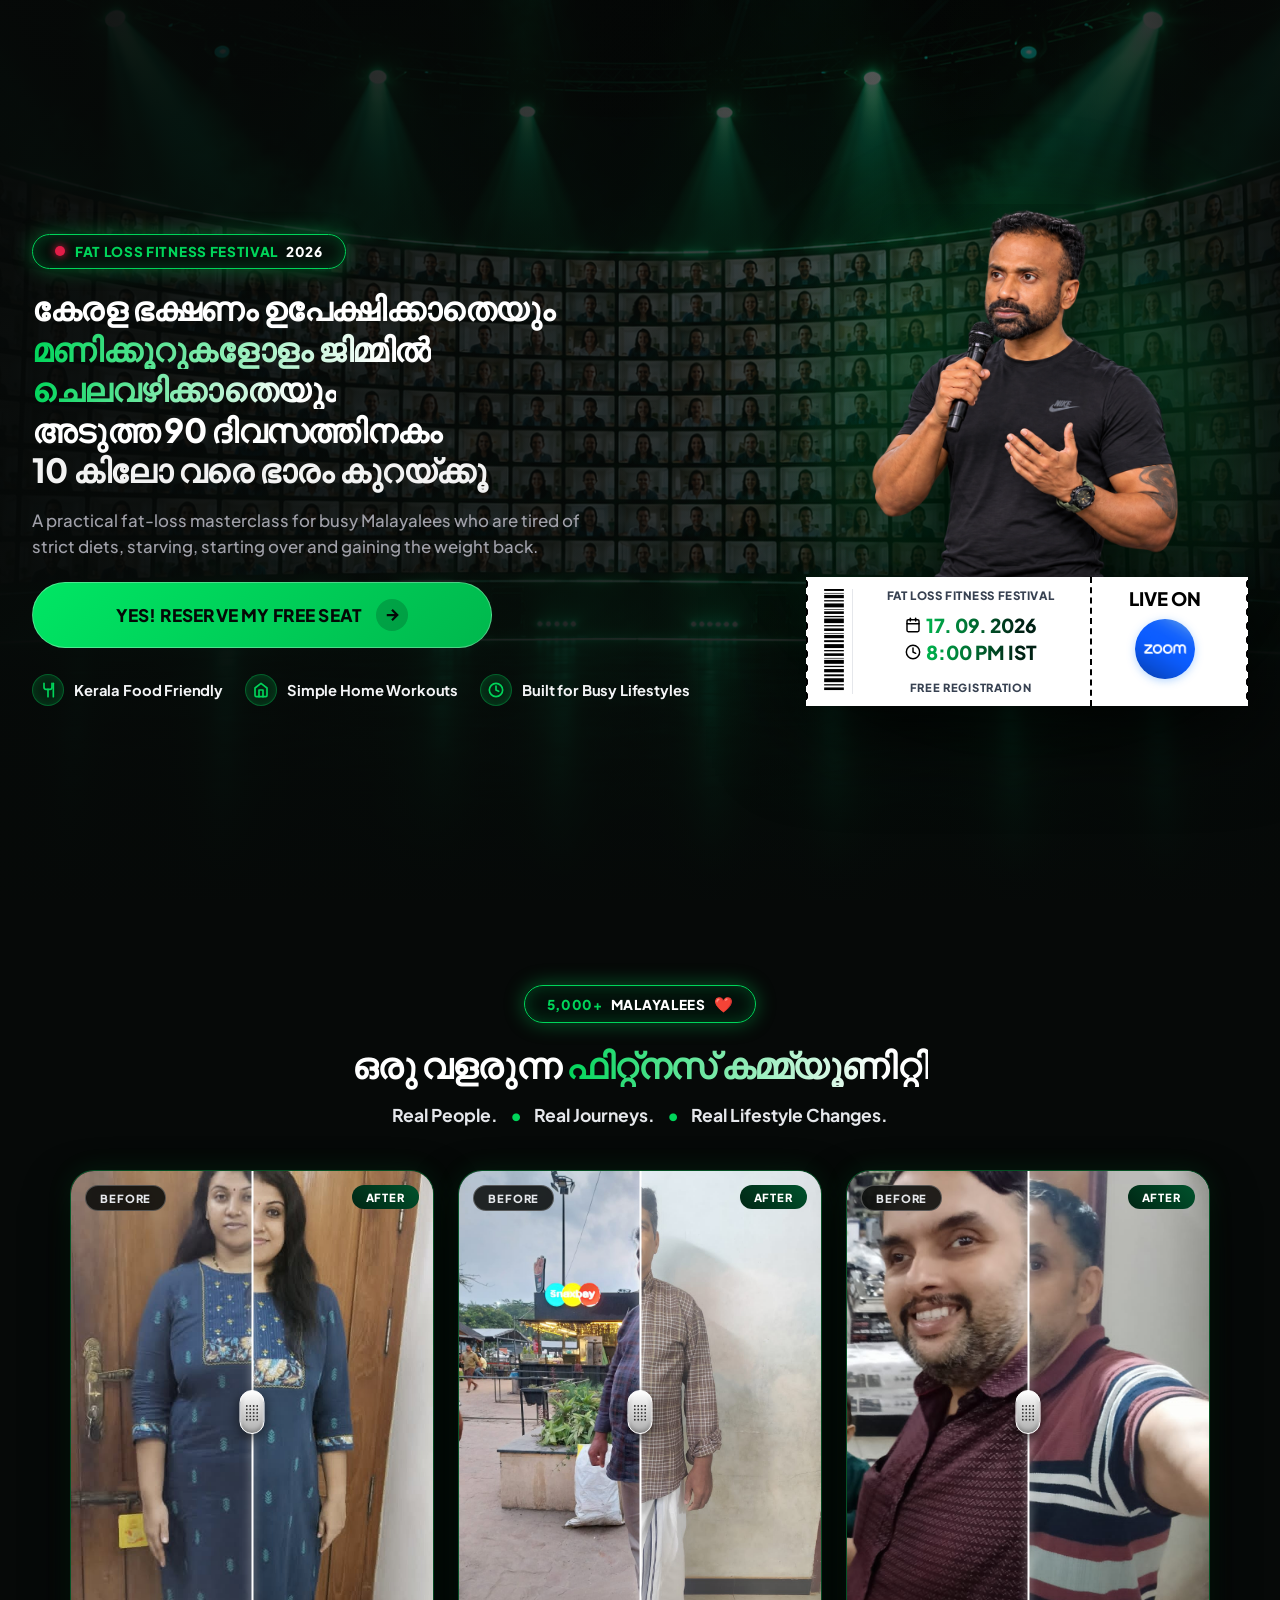
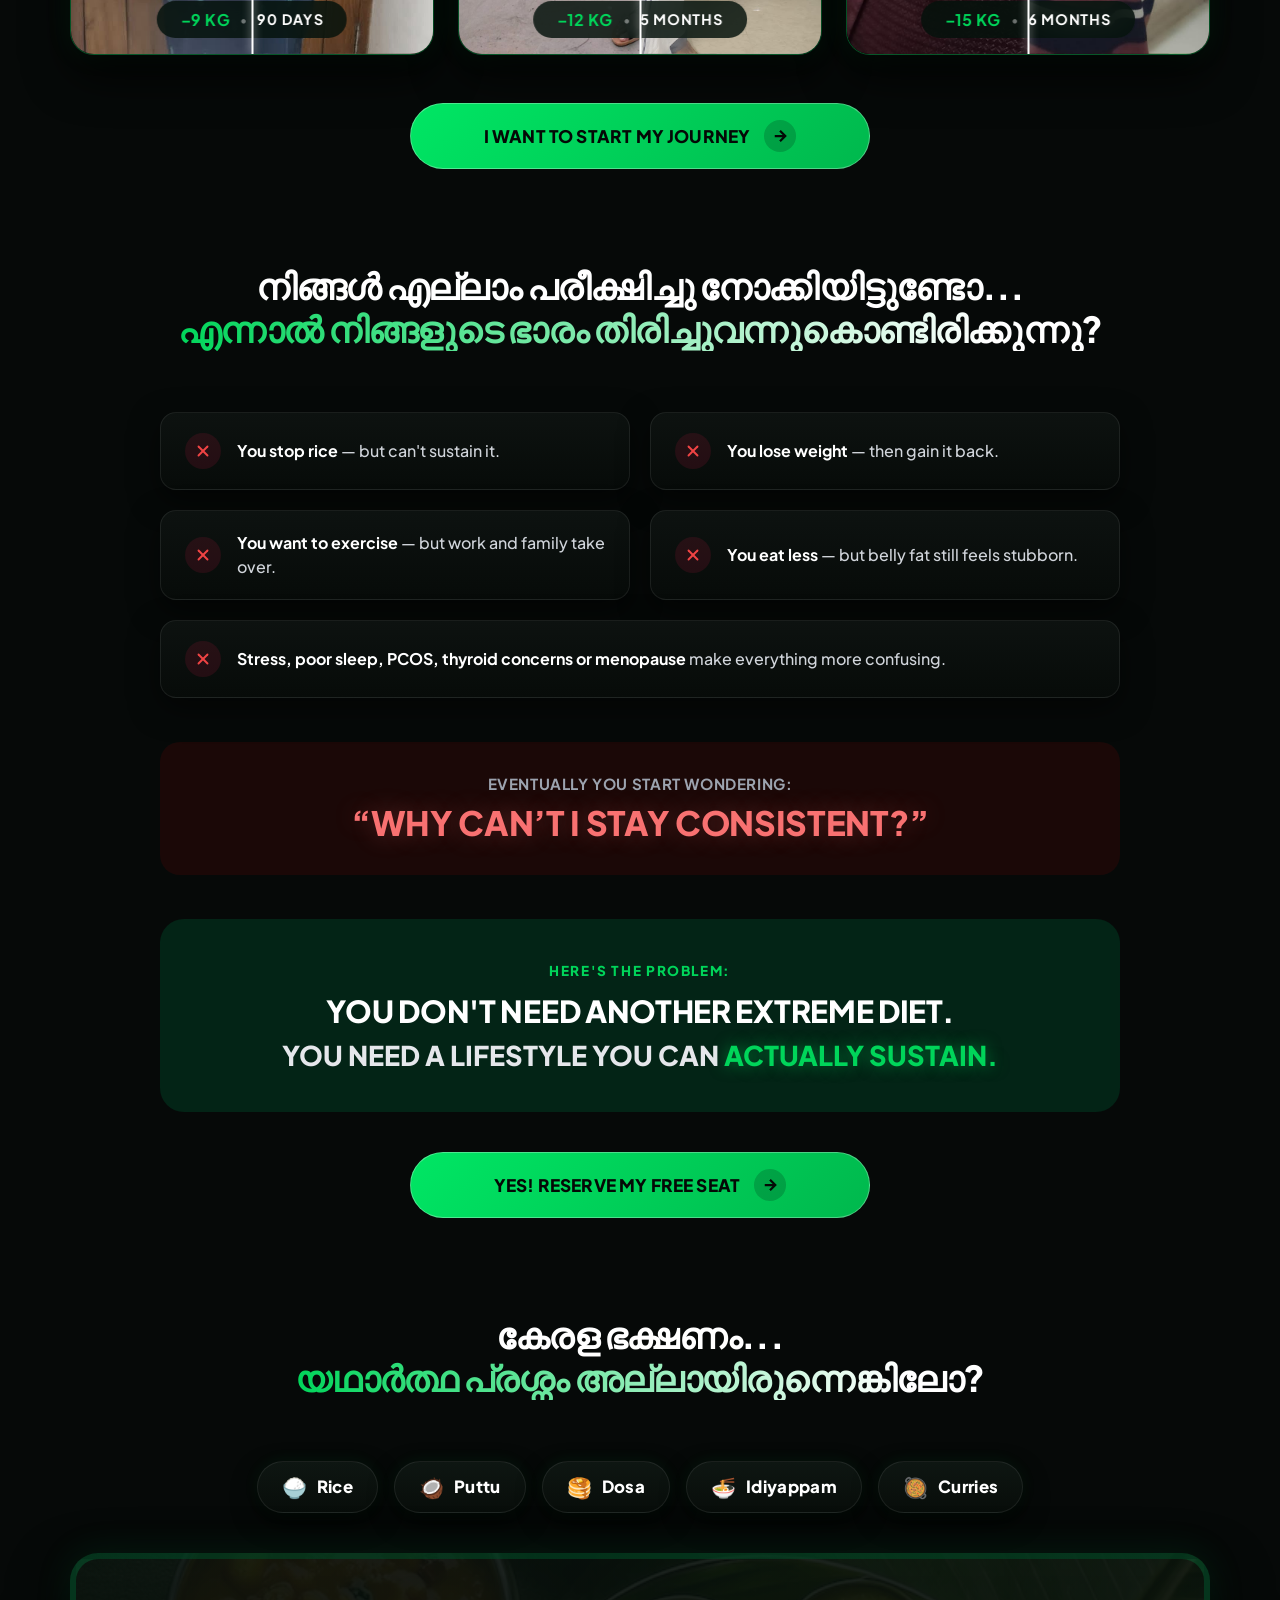
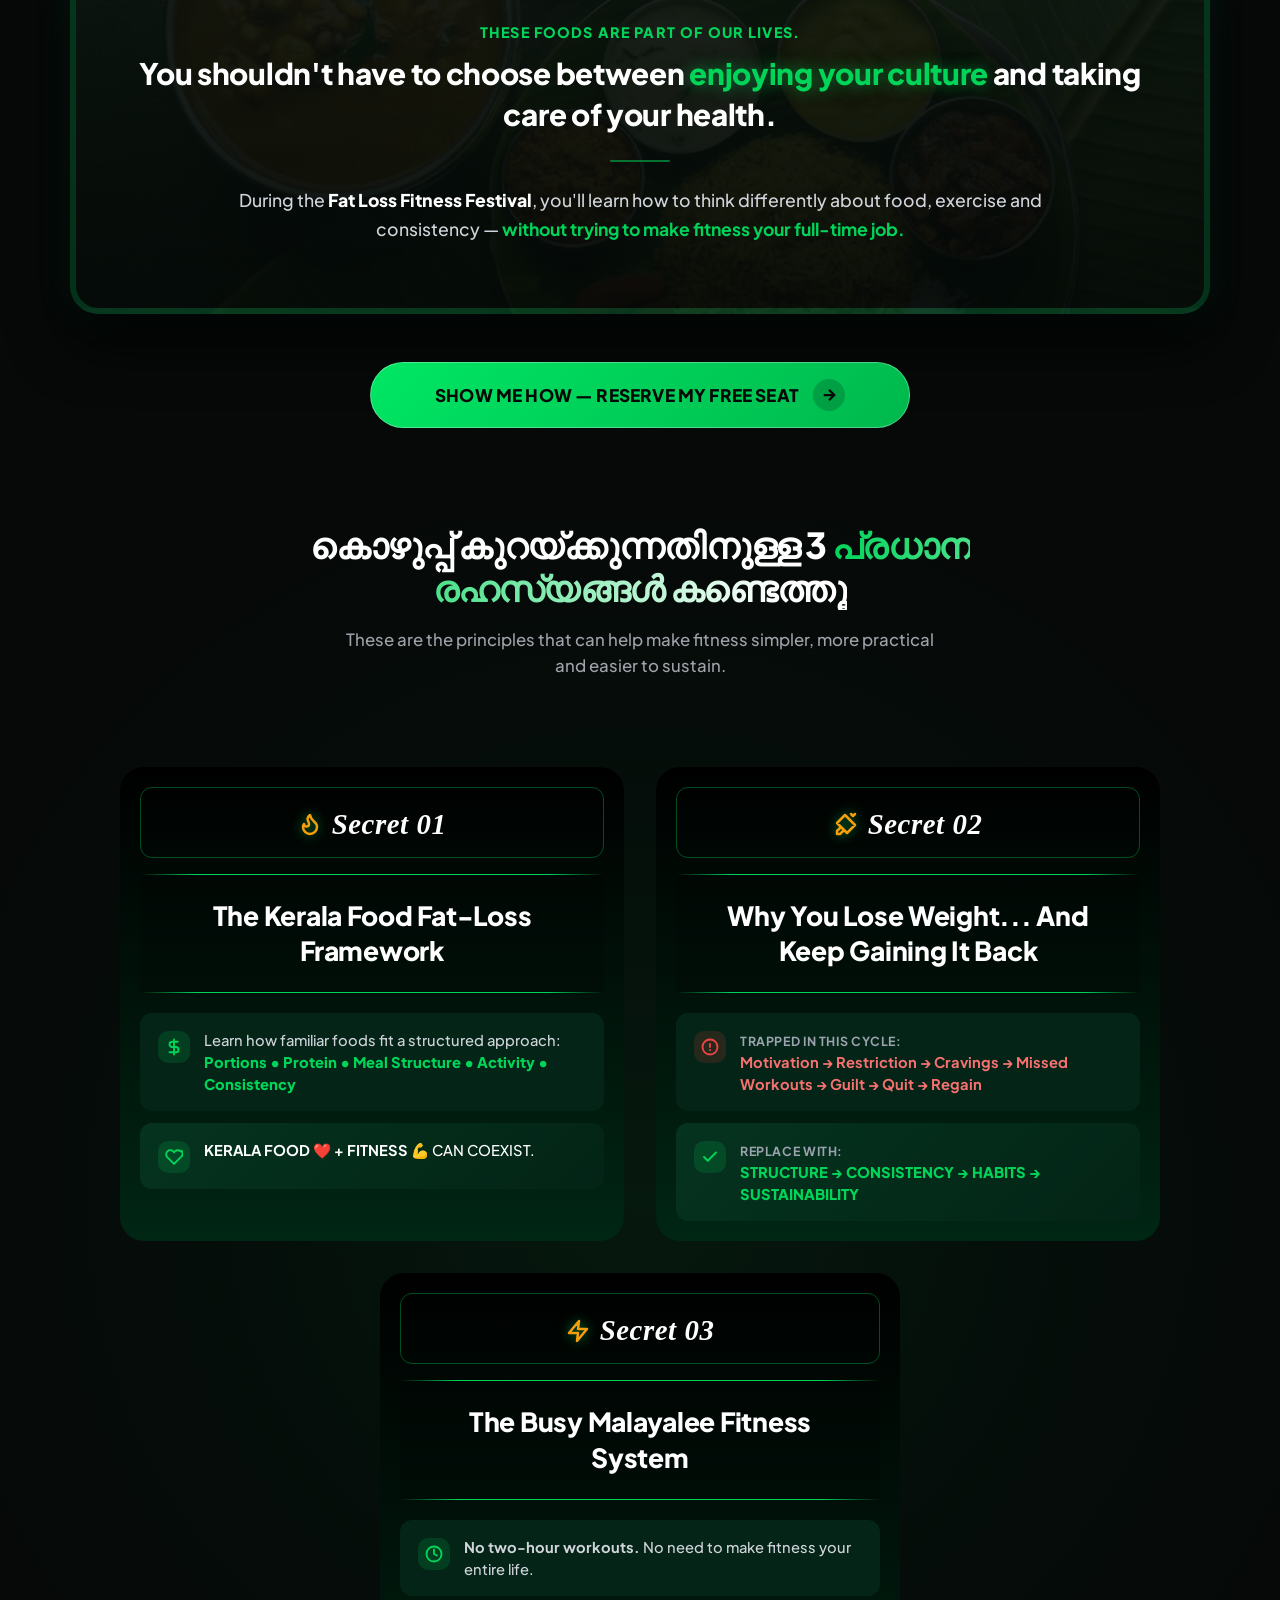
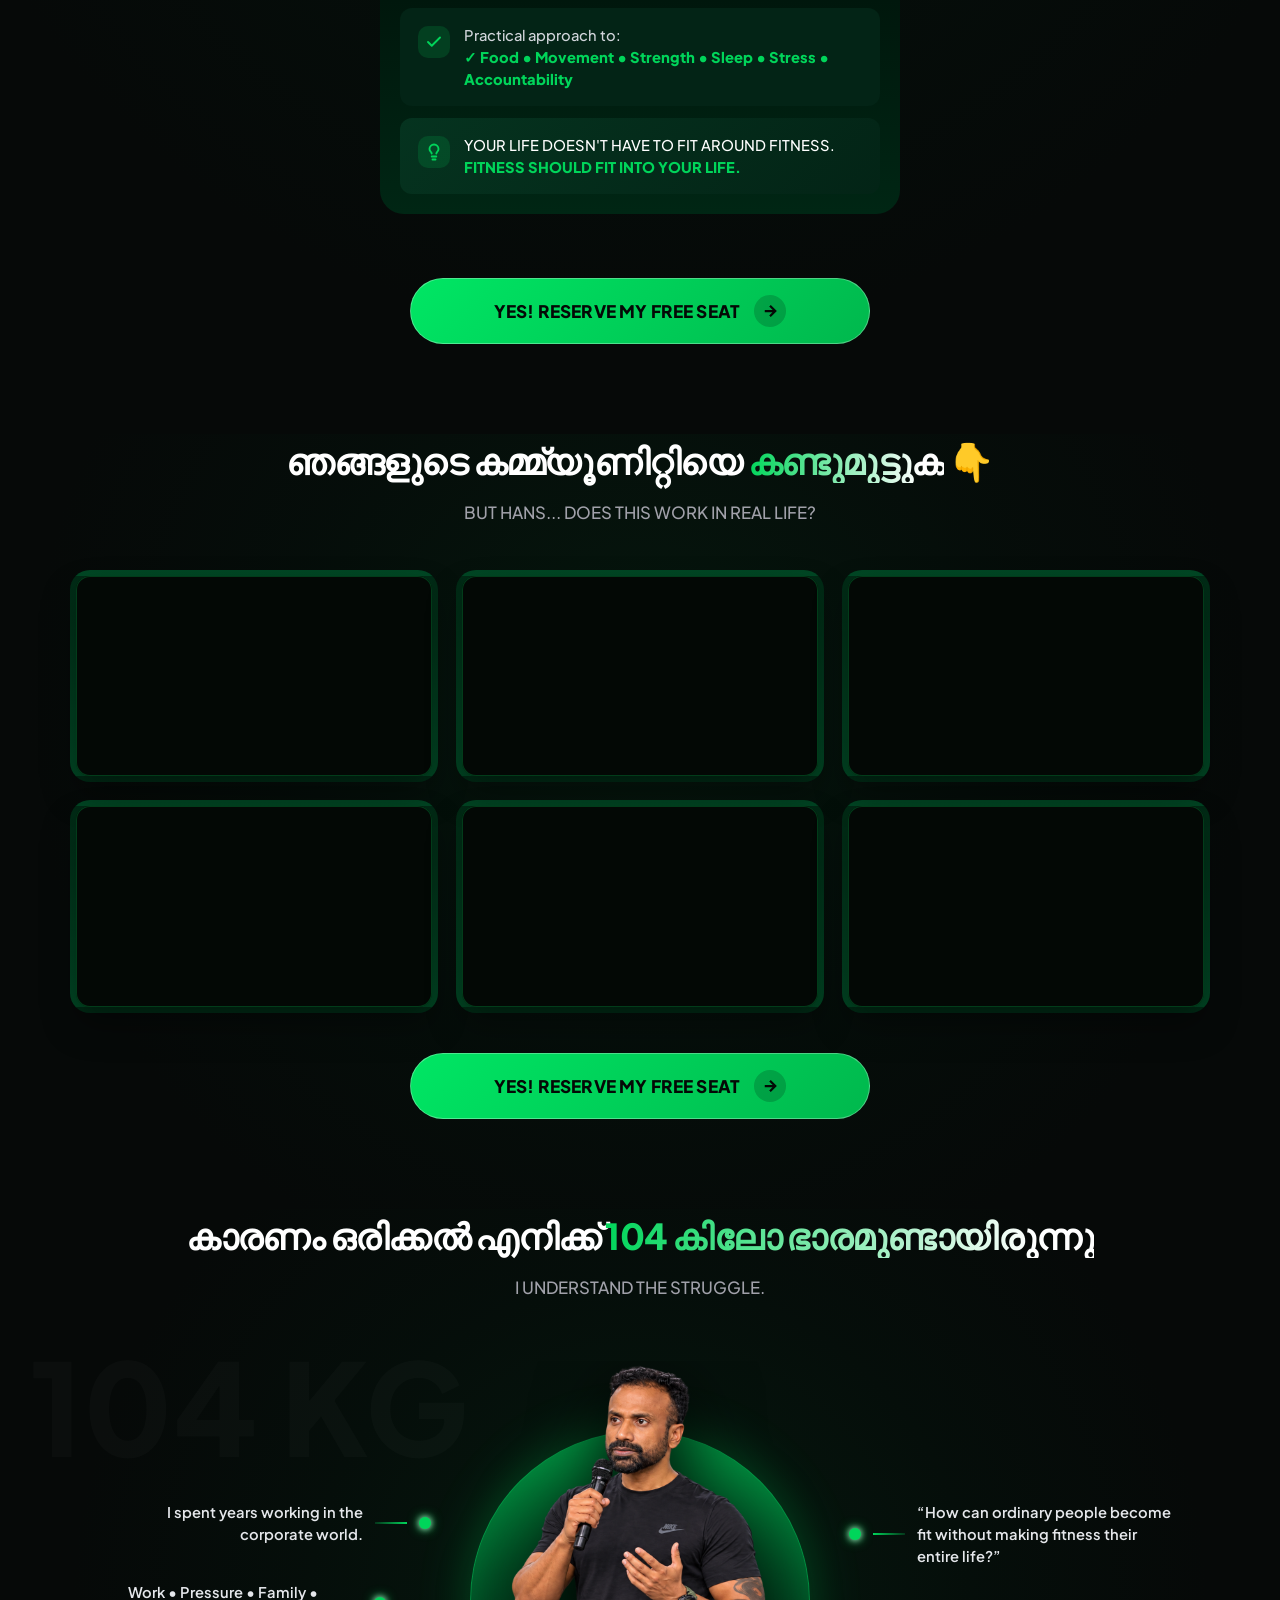
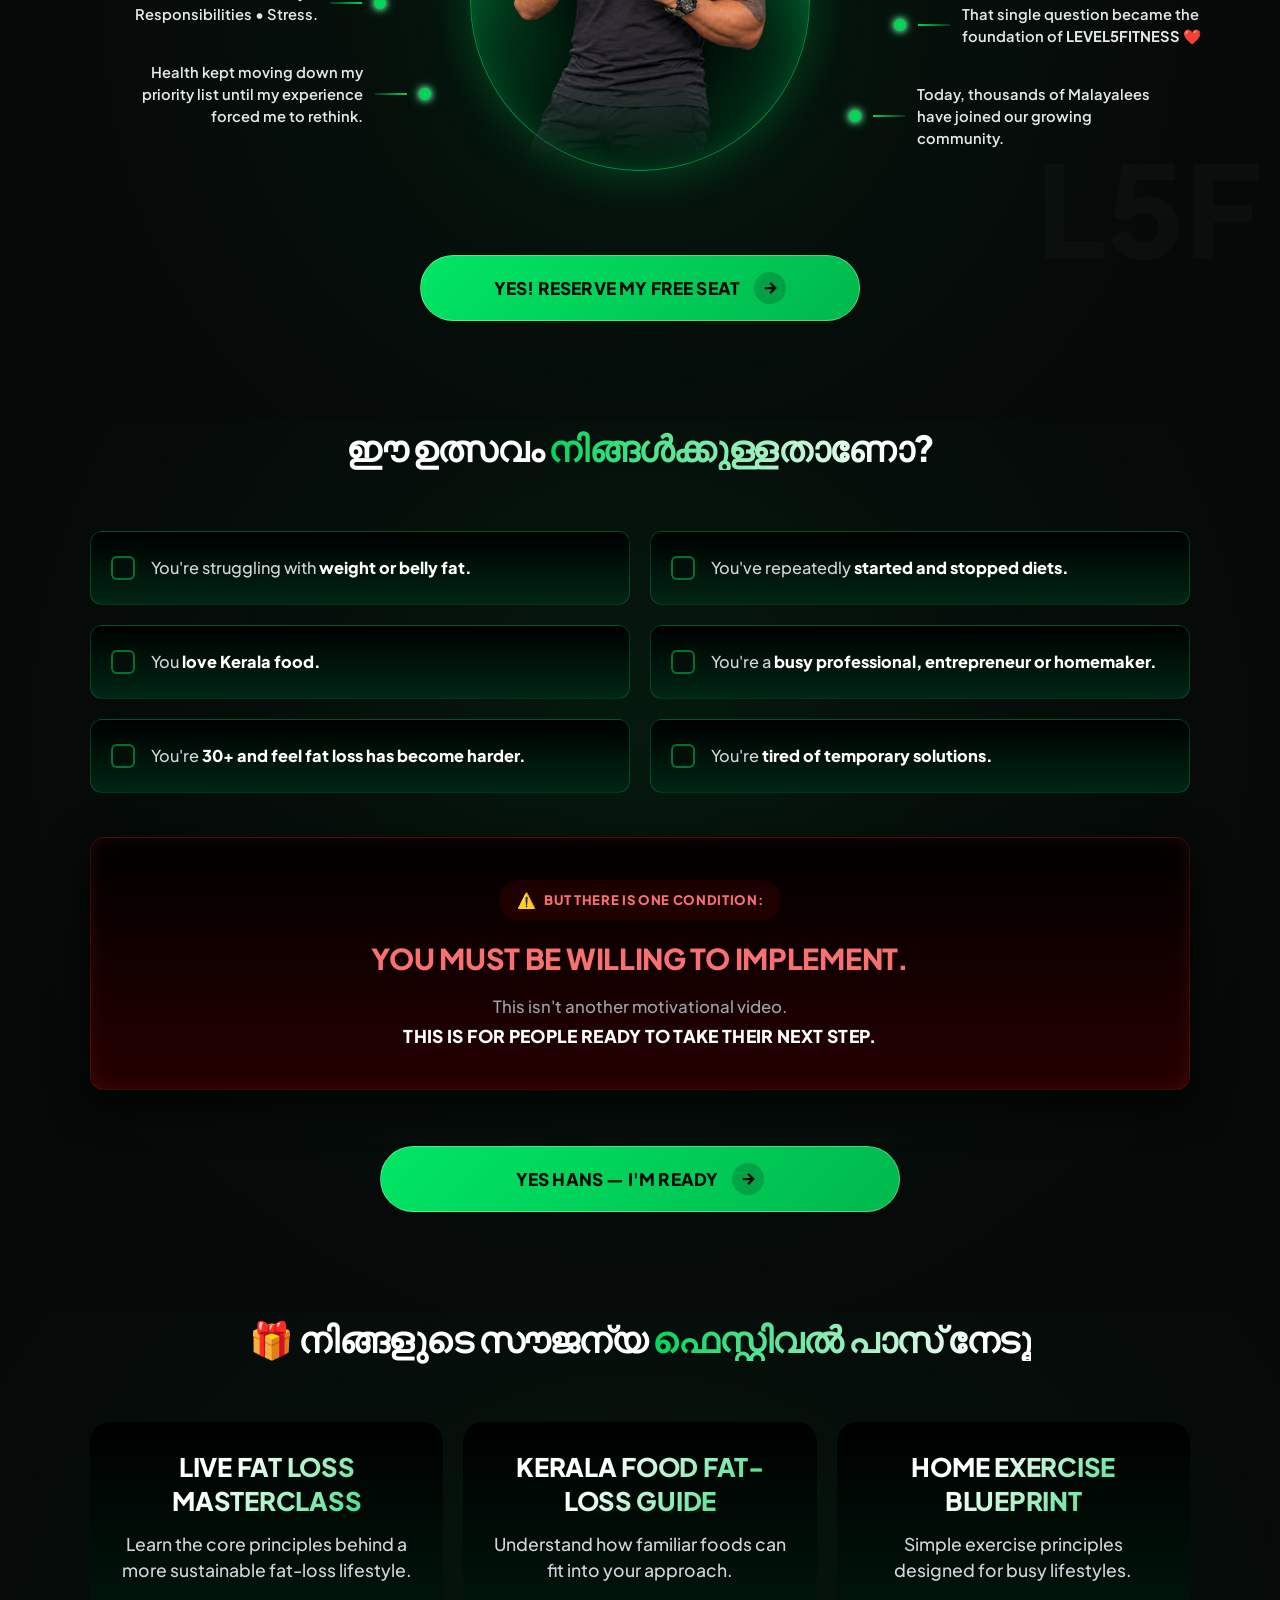
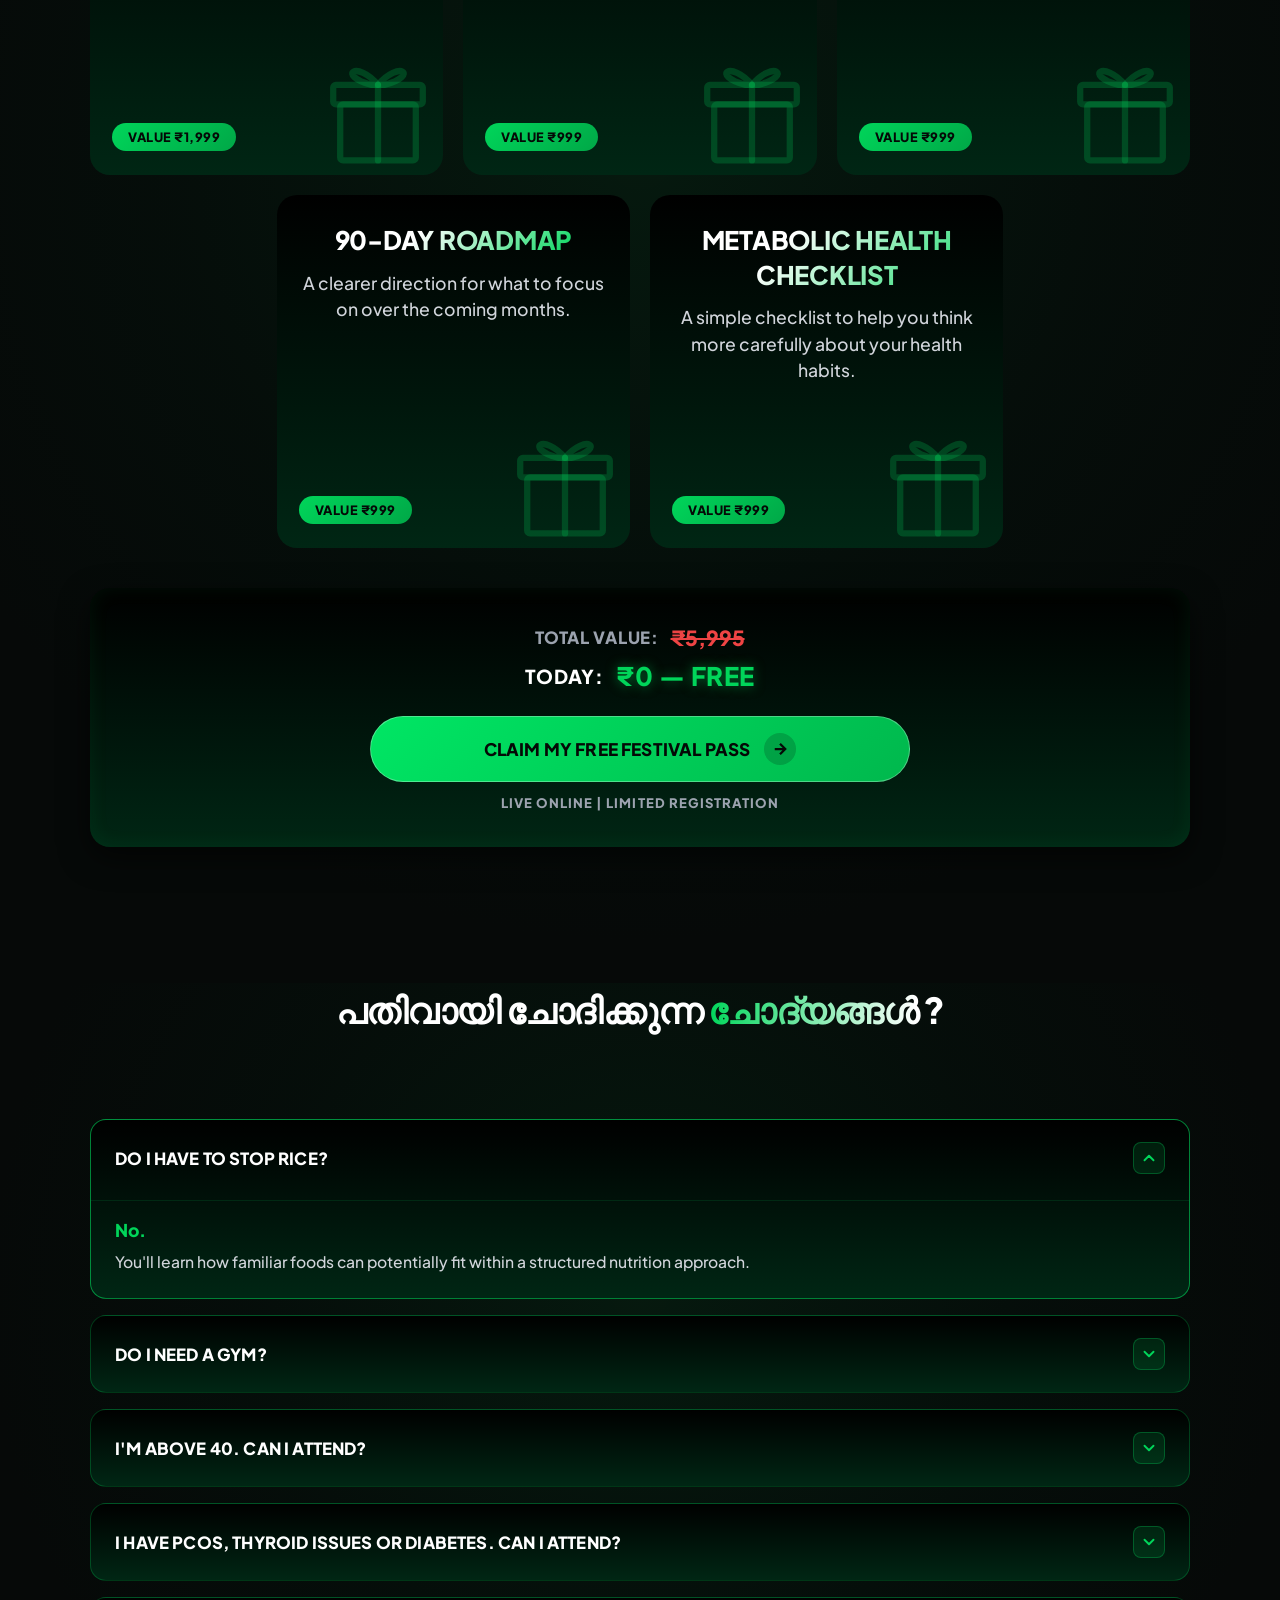
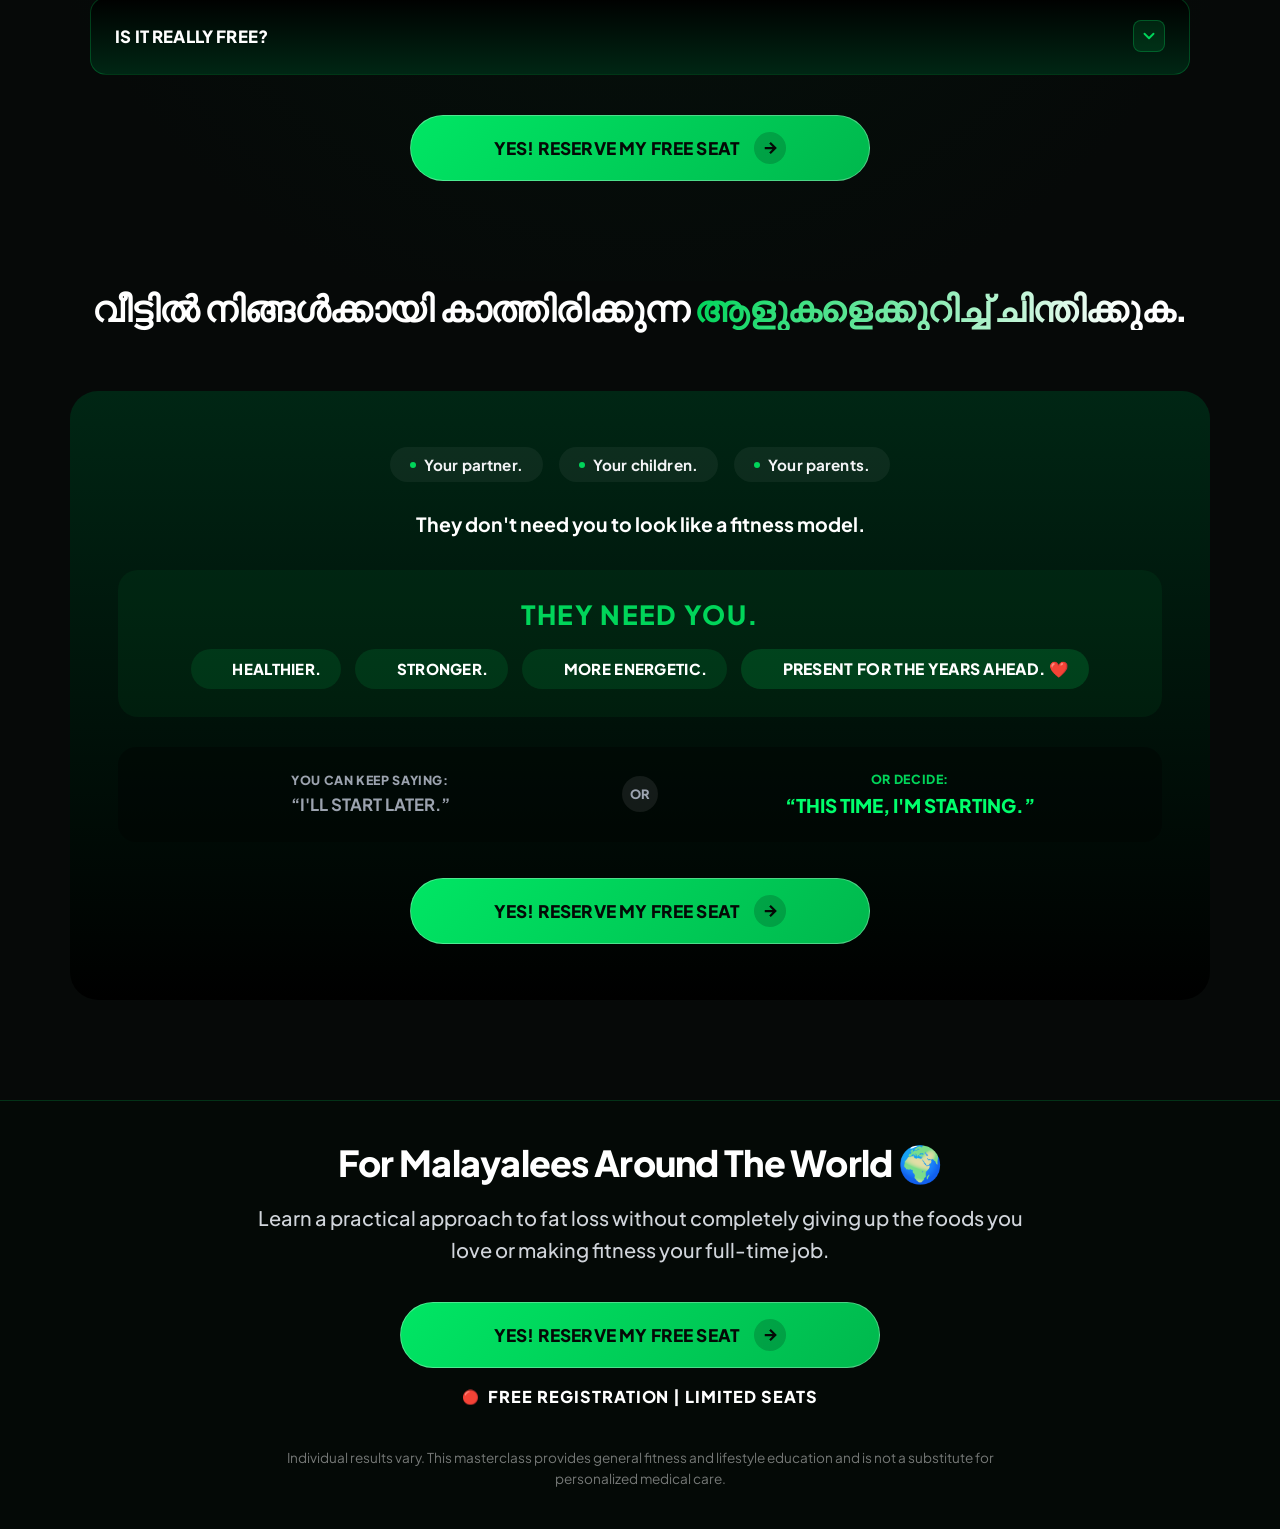
<file: index.html>
<!doctype html>
<html lang="en">
  <head>
    <meta charset="UTF-8" />
    <meta name="viewport" content="width=device-width, initial-scale=1.0" />
    <title>Fat Loss Fitness Festival 2026 | Level 5 Fitness</title>
    <link rel="preconnect" href="https://fonts.googleapis.com" />
    <link rel="preconnect" href="https://fonts.gstatic.com" crossorigin />
    <link
      href="https://fonts.googleapis.com/css2?family=Plus+Jakarta+Sans:wght@400;500;600;700;800;900&display=swap"
      rel="stylesheet"
    />
    <link rel="stylesheet" href="style.css" />
  </head>
  <body class="has-mobile-sticky-cta">
    <!-- Hero Section -->
    <section class="hero-section">
      <img
        src="background.png"
        class="hero-bg-image"
        alt="Webinar Audience Background"
      />
      <div class="hero-bg-overlay"></div>

      <div class="hero-container hero-split-layout">
        <!-- Left Content Column -->
        <div class="hero-content-col">
          <!-- Pre-Headline Event Badge -->
          <div class="badge-stack">
            <div class="event-badge">
              <span class="red-live-dot"></span>
              <span class="badge-text-green">FAT LOSS FITNESS FESTIVAL</span>
              <span class="badge-text-white">2026</span>
            </div>
          </div>

          <!-- Main Headline -->
          <h1 class="hero-headline">
            കേരള ഭക്ഷണം ഉപേക്ഷിക്കാതെയും <br />

            <span class="gradient-accent"> മണിക്കൂറുകളോളം ജിമ്മിൽ </span>
            <br />

            <span class="gradient-accent"> ചെലവഴിക്കാതെയും </span>
            <br />

            അടുത്ത 90 ദിവസത്തിനകം

            <br />

            <span class="headline-subtext"> 10 കിലോ വരെ ഭാരം കുറയ്ക്കൂ </span>
          </h1>

          <!-- Subheadline Description -->
          <p class="hero-description">
            A practical fat-loss masterclass for busy Malayalees who are tired
            of strict diets, starving, starting over and gaining the weight
            back.
          </p>

          <!-- Primary CTA Button -->
          <div class="cta-wrapper">
            <a href="#register" class="btn-hero-cta">
              <span class="cta-text">YES! RESERVE MY FREE SEAT</span>
              <div class="cta-arrow-badge">
                <svg
                  class="cta-arrow"
                  width="18"
                  height="18"
                  viewBox="0 0 24 24"
                  fill="none"
                  stroke="currentColor"
                  stroke-width="3"
                >
                  <path d="M5 12h14M12 5l7 7-7 7" />
                </svg>
              </div>
            </a>
          </div>

          <!-- Feature Highlights -->
          <div class="feature-pills-grid">
            <div class="pill-item">
              <div class="icon-badge">
                <svg
                  width="16"
                  height="16"
                  viewBox="0 0 24 24"
                  fill="none"
                  stroke="#00d55a"
                  stroke-width="2.5"
                  stroke-linecap="round"
                  stroke-linejoin="round"
                >
                  <path d="M18 2v6a3 3 0 0 1-3 3H9a3 3 0 0 1-3-3V2" />
                  <path d="M12 11v11" />
                  <path d="M20 2v20" />
                </svg>
              </div>
              <span class="pill-text">Kerala Food Friendly</span>
            </div>
            <div class="pill-item">
              <div class="icon-badge">
                <svg
                  width="16"
                  height="16"
                  viewBox="0 0 24 24"
                  fill="none"
                  stroke="#00d55a"
                  stroke-width="2.5"
                  stroke-linecap="round"
                  stroke-linejoin="round"
                >
                  <path d="m3 9 9-7 9 7v11a2 2 0 0 1-2 2H5a2 2 0 0 1-2-2z" />
                  <polyline points="9 22 9 12 15 12 15 22" />
                </svg>
              </div>
              <span class="pill-text">Simple Home Workouts</span>
            </div>
            <div class="pill-item">
              <div class="icon-badge">
                <svg
                  width="16"
                  height="16"
                  viewBox="0 0 24 24"
                  fill="none"
                  stroke="#00d55a"
                  stroke-width="2.5"
                  stroke-linecap="round"
                  stroke-linejoin="round"
                >
                  <circle cx="12" cy="12" r="10" />
                  <polyline points="12 6 12 12 16 14" />
                </svg>
              </div>
              <span class="pill-text">Built for Busy Lifestyles</span>
            </div>
          </div>
        </div>

        <!-- Right Column: Coach & Floating Ticket Pass -->
        <div class="hero-image-col">
          <div class="coach-wrapper">
            <div class="coach-glow"></div>
            <img src="coach.png" class="coach-image" alt="Fat Loss Coach" />

            <!-- VIP Event Ticket Card (User's Exact Unchanged Code) -->
            <div class="ticket-wrapper-exact">
              <div class="ticket-frame">
                <!-- Left Scalloped Edge -->
                <div class="scallop-side scallop-left"></div>

                <!-- Main Left Ticket Body -->
                <div class="ticket-body-left">
                  <!-- Tall Vertical Barcode on Far Left -->
                  <div class="ticket-vertical-barcode">
                    <svg viewBox="0 0 30 160" width="20" height="105">
                      <rect x="0" y="0" width="30" height="3" fill="#000" />
                      <rect x="0" y="6" width="30" height="1" fill="#000" />
                      <rect x="0" y="9" width="30" height="5" fill="#000" />
                      <rect x="0" y="17" width="30" height="2" fill="#000" />
                      <rect x="0" y="22" width="30" height="6" fill="#000" />
                      <rect x="0" y="31" width="30" height="1" fill="#000" />
                      <rect x="0" y="34" width="30" height="4" fill="#000" />
                      <rect x="0" y="41" width="30" height="2" fill="#000" />
                      <rect x="0" y="45" width="30" height="7" fill="#000" />
                      <rect x="0" y="55" width="30" height="2" fill="#000" />
                      <rect x="0" y="60" width="30" height="4" fill="#000" />
                      <rect x="0" y="67" width="30" height="1" fill="#000" />
                      <rect x="0" y="70" width="30" height="5" fill="#000" />
                      <rect x="0" y="78" width="30" height="3" fill="#000" />
                      <rect x="0" y="84" width="30" height="6" fill="#000" />
                      <rect x="0" y="93" width="30" height="2" fill="#000" />
                      <rect x="0" y="98" width="30" height="4" fill="#000" />
                      <rect x="0" y="105" width="30" height="1" fill="#000" />
                      <rect x="0" y="108" width="30" height="6" fill="#000" />
                      <rect x="0" y="117" width="30" height="2" fill="#000" />
                      <rect x="0" y="122" width="30" height="5" fill="#000" />
                      <rect x="0" y="130" width="30" height="3" fill="#000" />
                      <rect x="0" y="136" width="30" height="6" fill="#000" />
                      <rect x="0" y="145" width="30" height="2" fill="#000" />
                      <rect x="0" y="150" width="30" height="4" fill="#000" />
                    </svg>
                  </div>

                  <!-- Main Center Content -->
                  <div class="ticket-center-content">
                    <h2 class="exact-ticket-title">
                      <span class="ticket-brand-line"
                        >FAT LOSS FITNESS FESTIVAL</span
                      >
                    </h2>
                    <div class="exact-ticket-date gradient-ticket">
                      <svg
                        class="ticket-icon"
                        width="16"
                        height="16"
                        viewBox="0 0 24 24"
                        fill="none"
                        stroke="#000000"
                        stroke-width="2.2"
                        stroke-linecap="round"
                        stroke-linejoin="round"
                      >
                        <rect
                          x="3"
                          y="4"
                          width="18"
                          height="18"
                          rx="2"
                          ry="2"
                        />
                        <line x1="16" y1="2" x2="16" y2="6" />
                        <line x1="8" y1="2" x2="8" y2="6" />
                        <line x1="3" y1="10" x2="21" y2="10" />
                      </svg>
                      <span>17. 09. 2026</span>
                    </div>
                    <div class="exact-ticket-time gradient-ticket">
                      <svg
                        class="ticket-icon"
                        width="16"
                        height="16"
                        viewBox="0 0 24 24"
                        fill="none"
                        stroke="#000000"
                        stroke-width="2.2"
                        stroke-linecap="round"
                        stroke-linejoin="round"
                      >
                        <circle cx="12" cy="12" r="10" />
                        <polyline points="12 6 12 12 16 14" />
                      </svg>
                      <span>8:00 PM IST</span>
                    </div>

                    <div class="exact-ticket-footer">FREE REGISTRATION</div>
                  </div>
                </div>

                <!-- Dashed Perforation Line -->
                <div class="perforated-divider"></div>

                <!-- Right Ticket Stub -->
                <div class="ticket-body-right">
                  <div class="exact-ticket-price-group">
                    <span class="exact-price-val">LIVE ON </span>
                  </div>

                  <div class="stub-detail-line">
                    <img src="zoom-logo.png" class="zoom" alt="Zoom" />
                  </div>
                </div>

                <!-- Right Scalloped Edge -->
                <div class="scallop-side scallop-right"></div>
              </div>
            </div>
          </div>
        </div>
      </div>
    </section>

    <!-- Section 2: Community & Client Transformations -->
    <section class="transformations-section" id="community">
      <div class="section-container">
        <!-- Section Header -->
        <div class="section-header">
          <div class="community-badge">
            <span class="badge-count-green">5,000+</span>
            <span class="badge-label-white">MALAYALEES</span>
            <span class="heart-emoji">❤️</span>
          </div>
          <h2 class="section-title">
            ഒരു വളരുന്ന
            <span class="gradient-accent"> ഫിറ്റ്നസ് കമ്മ്യൂണിറ്റി</span>
          </h2>
          <div class="sub-headline-pills">
            <span class="sub-pill">Real People.</span>
            <span class="sub-pill-dot">•</span>
            <span class="sub-pill">Real Journeys.</span>
            <span class="sub-pill-dot">•</span>
            <span class="sub-pill">Real Lifestyle Changes.</span>
          </div>
        </div>

        <!-- Transformations Cards Grid -->
        <div class="transformations-grid">
          <!-- Transformation Card 1 -->
          <div class="transform-card">
            <div class="ba-slider-container">
              <div class="ba-before-layer">
                <img
                  src="before1.jpeg"
                  alt="Before Transformation 1"
                  class="ba-img-before"
                />
                <span class="ba-tag ba-tag-before">BEFORE</span>
              </div>
              <div class="ba-after-layer">
                <img
                  src="after1.jpeg"
                  alt="After Transformation 1"
                  class="ba-img-after"
                />
                <span class="ba-tag ba-tag-after">AFTER</span>
              </div>
              <div class="ba-handle" style="left: 50%">
                <div class="ba-line"></div>
                <div class="ba-capsule-handle">
                  <svg
                    width="13"
                    height="17"
                    viewBox="0 0 20 25"
                    fill="#333333"
                  >
                    <circle cx="2" cy="2.5" r="1.4" />
                    <circle cx="7.3" cy="2.5" r="1.4" />
                    <circle cx="12.6" cy="2.5" r="1.4" />
                    <circle cx="18" cy="2.5" r="1.4" />
                    <circle cx="2" cy="7.8" r="1.4" />
                    <circle cx="7.3" cy="7.8" r="1.4" />
                    <circle cx="12.6" cy="7.8" r="1.4" />
                    <circle cx="18" cy="7.8" r="1.4" />
                    <circle cx="2" cy="13.1" r="1.4" />
                    <circle cx="7.3" cy="13.1" r="1.4" />
                    <circle cx="12.6" cy="13.1" r="1.4" />
                    <circle cx="18" cy="13.1" r="1.4" />
                    <circle cx="2" cy="18.4" r="1.4" />
                    <circle cx="7.3" cy="18.4" r="1.4" />
                    <circle cx="12.6" cy="18.4" r="1.4" />
                    <circle cx="18" cy="18.4" r="1.4" />
                    <circle cx="2" cy="23.7" r="1.4" />
                    <circle cx="7.3" cy="23.7" r="1.4" />
                    <circle cx="12.6" cy="23.7" r="1.4" />
                    <circle cx="18" cy="23.7" r="1.4" />
                  </svg>
                </div>
              </div>
              <input
                type="range"
                class="ba-range-input"
                min="0"
                max="100"
                value="50"
                aria-label="Drag Before After Slider 1"
              />
              <div class="result-badge-floating">
                <span class="result-val-green">–9 KG</span>
                <span class="result-divider">•</span>
                <span class="result-time-white">90 DAYS</span>
              </div>
            </div>
          </div>

          <!-- Transformation Card 2 -->
          <div class="transform-card">
            <div class="ba-slider-container">
              <div class="ba-before-layer">
                <img
                  src="before2.jpeg"
                  alt="Before Transformation 2"
                  class="ba-img-before"
                />
                <span class="ba-tag ba-tag-before">BEFORE</span>
              </div>
              <div class="ba-after-layer">
                <img
                  src="after2.jpeg"
                  alt="After Transformation 2"
                  class="ba-img-after"
                />
                <span class="ba-tag ba-tag-after">AFTER</span>
              </div>
              <div class="ba-handle" style="left: 50%">
                <div class="ba-line"></div>
                <div class="ba-capsule-handle">
                  <svg
                    width="13"
                    height="17"
                    viewBox="0 0 20 25"
                    fill="#333333"
                  >
                    <circle cx="2" cy="2.5" r="1.4" />
                    <circle cx="7.3" cy="2.5" r="1.4" />
                    <circle cx="12.6" cy="2.5" r="1.4" />
                    <circle cx="18" cy="2.5" r="1.4" />
                    <circle cx="2" cy="7.8" r="1.4" />
                    <circle cx="7.3" cy="7.8" r="1.4" />
                    <circle cx="12.6" cy="7.8" r="1.4" />
                    <circle cx="18" cy="7.8" r="1.4" />
                    <circle cx="2" cy="13.1" r="1.4" />
                    <circle cx="7.3" cy="13.1" r="1.4" />
                    <circle cx="12.6" cy="13.1" r="1.4" />
                    <circle cx="18" cy="13.1" r="1.4" />
                    <circle cx="2" cy="18.4" r="1.4" />
                    <circle cx="7.3" cy="18.4" r="1.4" />
                    <circle cx="12.6" cy="18.4" r="1.4" />
                    <circle cx="18" cy="18.4" r="1.4" />
                    <circle cx="2" cy="23.7" r="1.4" />
                    <circle cx="7.3" cy="23.7" r="1.4" />
                    <circle cx="12.6" cy="23.7" r="1.4" />
                    <circle cx="18" cy="23.7" r="1.4" />
                  </svg>
                </div>
              </div>
              <input
                type="range"
                class="ba-range-input"
                min="0"
                max="100"
                value="50"
                aria-label="Drag Before After Slider 2"
              />
              <div class="result-badge-floating">
                <span class="result-val-green">–12 KG</span>
                <span class="result-divider">•</span>
                <span class="result-time-white">5 MONTHS</span>
              </div>
            </div>
          </div>

          <!-- Transformation Card 3 -->
          <div class="transform-card">
            <div class="ba-slider-container">
              <div class="ba-before-layer">
                <img
                  src="before3.jpeg"
                  alt="Before Transformation 3"
                  class="ba-img-before"
                />
                <span class="ba-tag ba-tag-before">BEFORE</span>
              </div>
              <div class="ba-after-layer">
                <img
                  src="after3.jpeg"
                  alt="After Transformation 3"
                  class="ba-img-after"
                />
                <span class="ba-tag ba-tag-after">AFTER</span>
              </div>
              <div class="ba-handle" style="left: 50%">
                <div class="ba-line"></div>
                <div class="ba-capsule-handle">
                  <svg
                    width="13"
                    height="17"
                    viewBox="0 0 20 25"
                    fill="#333333"
                  >
                    <circle cx="2" cy="2.5" r="1.4" />
                    <circle cx="7.3" cy="2.5" r="1.4" />
                    <circle cx="12.6" cy="2.5" r="1.4" />
                    <circle cx="18" cy="2.5" r="1.4" />
                    <circle cx="2" cy="7.8" r="1.4" />
                    <circle cx="7.3" cy="7.8" r="1.4" />
                    <circle cx="12.6" cy="7.8" r="1.4" />
                    <circle cx="18" cy="7.8" r="1.4" />
                    <circle cx="2" cy="13.1" r="1.4" />
                    <circle cx="7.3" cy="13.1" r="1.4" />
                    <circle cx="12.6" cy="13.1" r="1.4" />
                    <circle cx="18" cy="13.1" r="1.4" />
                    <circle cx="2" cy="18.4" r="1.4" />
                    <circle cx="7.3" cy="18.4" r="1.4" />
                    <circle cx="12.6" cy="18.4" r="1.4" />
                    <circle cx="18" cy="18.4" r="1.4" />
                    <circle cx="2" cy="23.7" r="1.4" />
                    <circle cx="7.3" cy="23.7" r="1.4" />
                    <circle cx="12.6" cy="23.7" r="1.4" />
                    <circle cx="18" cy="23.7" r="1.4" />
                  </svg>
                </div>
              </div>
              <input
                type="range"
                class="ba-range-input"
                min="0"
                max="100"
                value="50"
                aria-label="Drag Before After Slider 3"
              />
              <div class="result-badge-floating">
                <span class="result-val-green">–15 KG</span>
                <span class="result-divider">•</span>
                <span class="result-time-white">6 MONTHS</span>
              </div>
            </div>
          </div>
        </div>

        <!-- Section CTA Button -->
        <div class="section-cta-wrapper">
          <a href="#register" class="btn-hero-cta btn-journey-cta">
            <span class="cta-text">I WANT TO START MY JOURNEY</span>
            <div class="cta-arrow-badge">
              <svg
                class="cta-arrow"
                width="18"
                height="18"
                viewBox="0 0 24 24"
                fill="none"
                stroke="currentColor"
                stroke-width="3"
              >
                <path d="M5 12h14M12 5l7 7-7 7" />
              </svg>
            </div>
          </a>
        </div>
      </div>
    </section>

    <!-- Section 3: Problem / Pain Section -->
    <section class="pain-section" id="problem">
      <div class="section-container">
        <!-- Section Header -->
        <div class="section-header">
          <h2 class="section-title">
            നിങ്ങൾ എല്ലാം പരീക്ഷിച്ചു നോക്കിയിട്ടുണ്ടോ...
            <br />
            <span class="gradient-accent"
              >എന്നാൽ നിങ്ങളുടെ ഭാരം തിരിച്ചുവന്നുകൊണ്ടിരിക്കുന്നു?</span
            >
          </h2>
        </div>

        <!-- Pain Points Cards Grid -->
        <div class="pain-grid">
          <!-- Item 1 -->
          <div class="pain-card">
            <div class="pain-icon-badge">
              <svg
                width="18"
                height="18"
                viewBox="0 0 24 24"
                fill="none"
                stroke="#ef4444"
                stroke-width="2.5"
                stroke-linecap="round"
                stroke-linejoin="round"
              >
                <line x1="18" y1="6" x2="6" y2="18"></line>
                <line x1="6" y1="6" x2="18" y2="18"></line>
              </svg>
            </div>
            <p class="pain-text">
              <strong class="text-white">You stop rice</strong> — but can't
              sustain it.
            </p>
          </div>

          <!-- Item 2 -->
          <div class="pain-card">
            <div class="pain-icon-badge">
              <svg
                width="18"
                height="18"
                viewBox="0 0 24 24"
                fill="none"
                stroke="#ef4444"
                stroke-width="2.5"
                stroke-linecap="round"
                stroke-linejoin="round"
              >
                <line x1="18" y1="6" x2="6" y2="18"></line>
                <line x1="6" y1="6" x2="18" y2="18"></line>
              </svg>
            </div>
            <p class="pain-text">
              <strong class="text-white">You lose weight</strong> — then gain it
              back.
            </p>
          </div>

          <!-- Item 3 -->
          <div class="pain-card">
            <div class="pain-icon-badge">
              <svg
                width="18"
                height="18"
                viewBox="0 0 24 24"
                fill="none"
                stroke="#ef4444"
                stroke-width="2.5"
                stroke-linecap="round"
                stroke-linejoin="round"
              >
                <line x1="18" y1="6" x2="6" y2="18"></line>
                <line x1="6" y1="6" x2="18" y2="18"></line>
              </svg>
            </div>
            <p class="pain-text">
              <strong class="text-white">You want to exercise</strong> — but
              work and family take over.
            </p>
          </div>

          <!-- Item 4 -->
          <div class="pain-card">
            <div class="pain-icon-badge">
              <svg
                width="18"
                height="18"
                viewBox="0 0 24 24"
                fill="none"
                stroke="#ef4444"
                stroke-width="2.5"
                stroke-linecap="round"
                stroke-linejoin="round"
              >
                <line x1="18" y1="6" x2="6" y2="18"></line>
                <line x1="6" y1="6" x2="18" y2="18"></line>
              </svg>
            </div>
            <p class="pain-text">
              <strong class="text-white">You eat less</strong> — but belly fat
              still feels stubborn.
            </p>
          </div>

          <!-- Item 5 -->
          <div class="pain-card pain-card-wide">
            <div class="pain-icon-badge">
              <svg
                width="18"
                height="18"
                viewBox="0 0 24 24"
                fill="none"
                stroke="#ef4444"
                stroke-width="2.5"
                stroke-linecap="round"
                stroke-linejoin="round"
              >
                <line x1="18" y1="6" x2="6" y2="18"></line>
                <line x1="6" y1="6" x2="18" y2="18"></line>
              </svg>
            </div>
            <p class="pain-text">
              <strong class="text-white"
                >Stress, poor sleep, PCOS, thyroid concerns or menopause</strong
              >
              make everything more confusing.
            </p>
          </div>
        </div>

        <!-- Emotional Question Callout -->
        <div class="emotional-quote-box">
          <span class="quote-intro">Eventually you start wondering:</span>
          <h3 class="quote-question">“WHY CAN’T I STAY CONSISTENT?”</h3>
        </div>

        <!-- Solution Banner -->
        <div class="solution-banner">
          <span class="solution-eyebrow">HERE'S THE PROBLEM:</span>
          <h3 class="solution-headline">
            YOU DON'T NEED ANOTHER EXTREME DIET.
          </h3>
          <p class="solution-subheadline">
            YOU NEED A LIFESTYLE YOU CAN
            <span class="highlight-emerald">ACTUALLY SUSTAIN.</span>
          </p>
        </div>

        <!-- Section 3 CTA Button -->
        <div class="section-cta-wrapper pain-cta-wrapper">
          <a href="#register" class="btn-hero-cta">
            <span class="cta-text">YES! RESERVE MY FREE SEAT</span>
            <div class="cta-arrow-badge">
              <svg
                class="cta-arrow"
                width="18"
                height="18"
                viewBox="0 0 24 24"
                fill="none"
                stroke="currentColor"
                stroke-width="3"
              >
                <path d="M5 12h14M12 5l7 7-7 7" />
              </svg>
            </div>
          </a>
        </div>
      </div>
    </section>

    <!-- Section 4: Belief Shift / Kerala Food Section -->
    <section class="food-section" id="belief-shift">
      <div class="section-container">
        <!-- Section Header -->
        <div class="section-header">
          <h2 class="section-title">
            കേരള ഭക്ഷണം...
            <br />
            <span class="gradient-accent"
              >യഥാർത്ഥ പ്രശ്നം അല്ലായിരുന്നെങ്കിലോ?</span
            >
          </h2>
        </div>

        <!-- Floating Food Chips Row -->
        <div class="food-chips-wrapper">
          <div class="food-chip">
            <span class="food-chip-emoji">🍚</span>
            <span class="food-chip-name">Rice</span>
          </div>
          <div class="food-chip">
            <span class="food-chip-emoji">🥥</span>
            <span class="food-chip-name">Puttu</span>
          </div>
          <div class="food-chip">
            <span class="food-chip-emoji">🥞</span>
            <span class="food-chip-name">Dosa</span>
          </div>
          <div class="food-chip">
            <span class="food-chip-emoji">🍜</span>
            <span class="food-chip-name">Idiyappam</span>
          </div>
          <div class="food-chip">
            <span class="food-chip-emoji">🥘</span>
            <span class="food-chip-name">Curries</span>
          </div>
        </div>

        <!-- Focused Belief Shift Feature Card -->
        <div class="belief-feature-card">
          <p class="belief-subtext">These foods are part of our lives.</p>
          <h3 class="belief-headline">
            You shouldn't have to choose between
            <span class="highlight-emerald">enjoying your culture</span> and
            taking care of your health.
          </h3>
          <div class="belief-divider"></div>
          <p class="belief-promise">
            During the <strong>Fat Loss Fitness Festival</strong>, you'll learn
            how to think differently about food, exercise and consistency —
            <em>without trying to make fitness your full-time job.</em>
          </p>
        </div>

        <!-- Section 4 CTA Button -->
        <div class="section-cta-wrapper food-cta-wrapper">
          <a href="#register" class="btn-hero-cta">
            <span class="cta-text">SHOW ME HOW — RESERVE MY FREE SEAT</span>
            <div class="cta-arrow-badge">
              <svg
                class="cta-arrow"
                width="18"
                height="18"
                viewBox="0 0 24 24"
                fill="none"
                stroke="currentColor"
                stroke-width="3"
              >
                <path d="M5 12h14M12 5l7 7-7 7" />
              </svg>
            </div>
          </a>
        </div>
      </div>
    </section>

    <!-- Section 5: What They Will Learn (3 Fat-Loss Secrets) -->
    <section class="learn-section" id="learn">
      <div class="section-container">
        <!-- Section Header -->
        <div class="section-header">
          <h2 class="section-title">
            കൊഴുപ്പ് കുറയ്ക്കുന്നതിനുള്ള 3
            <span class="gradient-accent">പ്രധാന രഹസ്യങ്ങൾ കണ്ടെത്തൂ</span>
          </h2>
          <p class="section-description">
            These are the principles that can help make fitness simpler, more
            practical and easier to sustain.
          </p>
        </div>

        <!-- Secrets Cards Grid -->
        <div class="secrets-grid">
          <!-- Secret Card 1 -->
          <div class="secret-card">
            <div class="secret-top-header">
              <span class="secret-tag-title">
                <svg
                  class="secret-header-icon"
                  width="24"
                  height="24"
                  viewBox="0 0 24 24"
                  fill="none"
                  stroke="#f59e0b"
                  stroke-width="2.5"
                  stroke-linecap="round"
                  stroke-linejoin="round"
                >
                  <path
                    d="M8.5 14.5A2.5 2.5 0 0 0 11 12c0-1.38-.5-2-1-3-1.072-2.143-.224-4.054 2-6 .5 2.5 2 4.9 4 6.5 2 1.6 3 3.5 3 5.5a7 7 0 1 1-14 0c0-1.153.433-2.294 1-3a2.5 2.5 0 0 0 2.5 2.5z"
                  ></path>
                </svg>
                Secret 01
              </span>
            </div>
            <h3 class="secret-card-title">
              The Kerala Food Fat-Loss Framework
            </h3>
            <div class="secret-inner-list">
              <div class="secret-inner-box">
                <div class="secret-icon-badge">
                  <svg
                    width="18"
                    height="18"
                    viewBox="0 0 24 24"
                    fill="none"
                    stroke="#00d55a"
                    stroke-width="2.5"
                    stroke-linecap="round"
                    stroke-linejoin="round"
                  >
                    <path
                      d="M12 2v20M17 5H9.5a3.5 3.5 0 0 0 0 7h5a3.5 3.5 0 0 1 0 7H6"
                    ></path>
                  </svg>
                </div>
                <p class="secret-box-text">
                  Learn how familiar foods fit a structured approach:
                  <br /><strong class="text-emerald"
                    >Portions • Protein • Meal Structure • Activity •
                    Consistency</strong
                  >
                </p>
              </div>

              <div class="secret-inner-box secret-highlight-box">
                <div class="secret-icon-badge icon-heart">
                  <svg
                    width="18"
                    height="18"
                    viewBox="0 0 24 24"
                    fill="none"
                    stroke="#00d55a"
                    stroke-width="2.5"
                    stroke-linecap="round"
                    stroke-linejoin="round"
                  >
                    <path
                      d="M20.84 4.61a5.5 5.5 0 0 0-7.78 0L12 5.67l-1.06-1.06a5.5 5.5 0 0 0-7.78 7.78l1.06 1.06L12 21.23l8.78-8.78 1.06-1.06a5.5 5.5 0 0 0 0-7.78z"
                    ></path>
                  </svg>
                </div>
                <p class="secret-box-text highlight-text">
                  <strong>KERALA FOOD ❤️ + FITNESS 💪</strong> CAN COEXIST.
                </p>
              </div>
            </div>
          </div>

          <!-- Secret Card 2 -->
          <div class="secret-card">
            <div class="secret-top-header">
              <span class="secret-tag-title">
                <svg
                  class="secret-header-icon"
                  width="24"
                  height="24"
                  viewBox="0 0 24 24"
                  fill="none"
                  stroke="#f59e0b"
                  stroke-width="2.5"
                  stroke-linecap="round"
                  stroke-linejoin="round"
                >
                  <path d="M21 2l-2 2m-2-2l2 2M3 11l8-8 10 10-8 8L3 11z"></path>
                  <path d="M7 15l-4 4v3h3l4-4"></path>
                </svg>
                Secret 02
              </span>
            </div>
            <h3 class="secret-card-title">
              Why You Lose Weight... And Keep Gaining It Back
            </h3>
            <div class="secret-inner-list">
              <div class="secret-inner-box">
                <div class="secret-icon-badge icon-warning">
                  <svg
                    width="18"
                    height="18"
                    viewBox="0 0 24 24"
                    fill="none"
                    stroke="#ef4444"
                    stroke-width="2.5"
                    stroke-linecap="round"
                    stroke-linejoin="round"
                  >
                    <circle cx="12" cy="12" r="10"></circle>
                    <line x1="12" y1="8" x2="12" y2="12"></line>
                    <line x1="12" y1="16" x2="12.01" y2="16"></line>
                  </svg>
                </div>
                <p class="secret-box-text">
                  <span class="text-muted-label">Trapped in this cycle:</span>
                  <br />
                  <strong class="text-red"
                    >Motivation → Restriction → Cravings → Missed Workouts →
                    Guilt → Quit → Regain</strong
                  >
                </p>
              </div>

              <div class="secret-inner-box secret-highlight-box">
                <div class="secret-icon-badge icon-star">
                  <svg
                    width="18"
                    height="18"
                    viewBox="0 0 24 24"
                    fill="none"
                    stroke="#00d55a"
                    stroke-width="2.5"
                    stroke-linecap="round"
                    stroke-linejoin="round"
                  >
                    <polyline points="20 6 9 17 4 12"></polyline>
                  </svg>
                </div>
                <p class="secret-box-text highlight-text">
                  <span class="text-muted-label">Replace with:</span> <br />
                  <strong class="text-emerald"
                    >STRUCTURE → CONSISTENCY → HABITS → SUSTAINABILITY</strong
                  >
                </p>
              </div>
            </div>
          </div>

          <!-- Secret Card 3 (Centered in 2nd row) -->
          <div class="secret-card secret-card-centered">
            <div class="secret-top-header">
              <span class="secret-tag-title">
                <svg
                  class="secret-header-icon"
                  width="24"
                  height="24"
                  viewBox="0 0 24 24"
                  fill="none"
                  stroke="#f59e0b"
                  stroke-width="2.5"
                  stroke-linecap="round"
                  stroke-linejoin="round"
                >
                  <polygon
                    points="13 2 3 14 12 14 11 22 21 10 12 10 13 2"
                  ></polygon>
                </svg>
                Secret 03
              </span>
            </div>
            <h3 class="secret-card-title">The Busy Malayalee Fitness System</h3>
            <div class="secret-inner-list">
              <div class="secret-inner-box">
                <div class="secret-icon-badge">
                  <svg
                    width="18"
                    height="18"
                    viewBox="0 0 24 24"
                    fill="none"
                    stroke="#00d55a"
                    stroke-width="2.5"
                    stroke-linecap="round"
                    stroke-linejoin="round"
                  >
                    <circle cx="12" cy="12" r="10"></circle>
                    <polyline points="12 6 12 12 16 14"></polyline>
                  </svg>
                </div>
                <p class="secret-box-text">
                  <strong>No two-hour workouts.</strong> No need to make fitness
                  your entire life.
                </p>
              </div>

              <div class="secret-inner-box">
                <div class="secret-icon-badge">
                  <svg
                    width="18"
                    height="18"
                    viewBox="0 0 24 24"
                    fill="none"
                    stroke="#00d55a"
                    stroke-width="2.5"
                    stroke-linecap="round"
                    stroke-linejoin="round"
                  >
                    <polyline points="20 6 9 17 4 12"></polyline>
                  </svg>
                </div>
                <p class="secret-box-text">
                  Practical approach to: <br />
                  <strong class="text-emerald"
                    >✓ Food • Movement • Strength • Sleep • Stress •
                    Accountability</strong
                  >
                </p>
              </div>

              <div class="secret-inner-box secret-highlight-box">
                <div class="secret-icon-badge icon-bulb">
                  <svg
                    width="18"
                    height="18"
                    viewBox="0 0 24 24"
                    fill="none"
                    stroke="#00d55a"
                    stroke-width="2.5"
                    stroke-linecap="round"
                    stroke-linejoin="round"
                  >
                    <line x1="9" y1="18" x2="15" y2="18"></line>
                    <line x1="10" y1="22" x2="14" y2="22"></line>
                    <path
                      d="M15.09 14c.18-.98.65-1.74 1.41-2.5A4.65 4.65 0 0 0 18 8 6 6 0 0 0 6 8c0 1 .23 2.23 1.5 3.5A4.61 4.61 0 0 1 8.91 14"
                    ></path>
                  </svg>
                </div>
                <p class="secret-box-text highlight-text">
                  YOUR LIFE DOESN'T HAVE TO FIT AROUND FITNESS. <br /><strong
                    class="text-emerald"
                    >FITNESS SHOULD FIT INTO YOUR LIFE.</strong
                  >
                </p>
              </div>
            </div>
          </div>
        </div>

        <!-- Section 5 CTA Button -->
        <div class="section-cta-wrapper learn-cta-wrapper">
          <a href="#register" class="btn-hero-cta">
            <span class="cta-text">YES! RESERVE MY FREE SEAT</span>
            <div class="cta-arrow-badge">
              <svg
                class="cta-arrow"
                width="18"
                height="18"
                viewBox="0 0 24 24"
                fill="none"
                stroke="currentColor"
                stroke-width="3"
              >
                <path d="M5 12h14M12 5l7 7-7 7" />
              </svg>
            </div>
          </a>
        </div>
      </div>
    </section>

    <!-- SECTION 6 — SECONDARY SOCIAL PROOF -->
    <section class="community-section" id="community">
      <div class="section-container">
        <!-- Section Header -->
        <div class="section-header">
          <h2 class="section-title">
            ഞങ്ങളുടെ കമ്മ്യൂണിറ്റിയെ
            <span class="gradient-accent"> കണ്ടുമുട്ടുക</span> 👇
          </h2>
          <p class="section-description">
            BUT HANS... DOES THIS WORK IN REAL LIFE?
          </p>
        </div>

        <!-- Video Testimonial Grid -->
        <div class="transformation-grid video-testimonial-grid">
          <div class="transformation-card video-testimonial-card">
            <div class="video-testimonial-frame">
              <iframe
                src="https://www.youtube-nocookie.com/embed/PjDiG1fYVnI"
                title="Level 5 Fitness video testimonial 1"
                loading="lazy"
                allow="
                  accelerometer;
                  autoplay;
                  clipboard-write;
                  encrypted-media;
                  gyroscope;
                  picture-in-picture;
                  web-share;
                "
                referrerpolicy="strict-origin-when-cross-origin"
                allowfullscreen
              ></iframe>
            </div>
          </div>

          <div class="transformation-card video-testimonial-card">
            <div class="video-testimonial-frame">
              <iframe
                src="https://www.youtube-nocookie.com/embed/QgTlFbxWbuo"
                title="Level 5 Fitness video testimonial 2"
                loading="lazy"
                allow="
                  accelerometer;
                  autoplay;
                  clipboard-write;
                  encrypted-media;
                  gyroscope;
                  picture-in-picture;
                  web-share;
                "
                referrerpolicy="strict-origin-when-cross-origin"
                allowfullscreen
              ></iframe>
            </div>
          </div>

          <div class="transformation-card video-testimonial-card">
            <div class="video-testimonial-frame">
              <iframe
                src="https://www.youtube-nocookie.com/embed/hYqB37_QBwg"
                title="Level 5 Fitness video testimonial 3"
                loading="lazy"
                allow="
                  accelerometer;
                  autoplay;
                  clipboard-write;
                  encrypted-media;
                  gyroscope;
                  picture-in-picture;
                  web-share;
                "
                referrerpolicy="strict-origin-when-cross-origin"
                allowfullscreen
              ></iframe>
            </div>
          </div>

          <div class="transformation-card video-testimonial-card">
            <div class="video-testimonial-frame">
              <iframe
                src="https://www.youtube-nocookie.com/embed/7huCTG12cP8"
                title="Level 5 Fitness video testimonial 4"
                loading="lazy"
                allow="
                  accelerometer;
                  autoplay;
                  clipboard-write;
                  encrypted-media;
                  gyroscope;
                  picture-in-picture;
                  web-share;
                "
                referrerpolicy="strict-origin-when-cross-origin"
                allowfullscreen
              ></iframe>
            </div>
          </div>

          <div class="transformation-card video-testimonial-card">
            <div class="video-testimonial-frame">
              <iframe
                src="https://www.youtube-nocookie.com/embed/IwAokIZ4vbE?start=2"
                title="Level 5 Fitness video testimonial 5"
                loading="lazy"
                allow="
                  accelerometer;
                  autoplay;
                  clipboard-write;
                  encrypted-media;
                  gyroscope;
                  picture-in-picture;
                  web-share;
                "
                referrerpolicy="strict-origin-when-cross-origin"
                allowfullscreen
              ></iframe>
            </div>
          </div>

          <div class="transformation-card video-testimonial-card">
            <div class="video-testimonial-frame">
              <iframe
                src="https://www.youtube-nocookie.com/embed/pnYmiaco_ss"
                title="Level 5 Fitness video testimonial 6"
                loading="lazy"
                allow="
                  accelerometer;
                  autoplay;
                  clipboard-write;
                  encrypted-media;
                  gyroscope;
                  picture-in-picture;
                  web-share;
                "
                referrerpolicy="strict-origin-when-cross-origin"
                allowfullscreen
              ></iframe>
            </div>
          </div>
        </div>

        <!-- Section 6 CTA Button -->
        <div class="section-cta-wrapper community-cta-wrapper">
          <a href="#register" class="btn-hero-cta">
            <span class="cta-text">YES! RESERVE MY FREE SEAT</span>
            <div class="cta-arrow-badge">
              <svg
                class="cta-arrow"
                width="18"
                height="18"
                viewBox="0 0 24 24"
                fill="none"
                stroke="currentColor"
                stroke-width="3"
              >
                <path d="M5 12h14M12 5l7 7-7 7" />
              </svg>
            </div>
          </a>
        </div>
      </div>
    </section>

    <!-- SECTION 7 — COACH STORY / AUTHORITY (Orbital Layout) -->
    <section class="coach-story-section" id="coach">
      <div class="section-container">
        <!-- Section Header (Centered) -->
        <div class="section-header coach-orbit-header">
          <h2 class="section-title coach-orbit-title">
            കാരണം ഒരിക്കൽ എനിക്ക്
            <span class="gradient-accent">104 കിലോ ഭാരമുണ്ടായിരുന്നു</span>
          </h2>
          <p class="section-description">I UNDERSTAND THE STRUGGLE.</p>
        </div>

        <!-- Central Orbit Layout Container -->
        <div class="coach-orbit-wrapper">
          <!-- Background Faint Watermarks -->
          <span class="orbit-watermark wm-left">104 KG</span>
          <span class="orbit-watermark wm-right">L5F</span>

          <!-- Left Orbital Callouts -->
          <div class="orbit-col orbit-left-col">
            <div class="orbit-node-item node-left-1">
              <p class="orbit-node-text">
                I spent years working in the corporate world.
              </p>
              <div class="orbit-dot-line"></div>
              <div class="orbit-dot"></div>
            </div>

            <div class="orbit-node-item node-left-2">
              <p class="orbit-node-text">
                Work • Pressure • Family • Responsibilities • Stress.
              </p>
              <div class="orbit-dot-line"></div>
              <div class="orbit-dot"></div>
            </div>

            <div class="orbit-node-item node-left-3">
              <p class="orbit-node-text">
                Health kept moving down my priority list until my experience
                forced me to rethink.
              </p>
              <div class="orbit-dot-line"></div>
              <div class="orbit-dot"></div>
            </div>
          </div>

          <!-- Central Coach Image -->
          <div class="orbit-center-col">
            <div class="coach-portrait-wrapper">
              <div class="coach-gradient-circle"></div>
              <img
                src="coach.png"
                alt="Level 5 Fitness Coach"
                class="orbit-coach-img"
              />
            </div>

            <!-- Bottom Center CTA Button -->
            <div class="section-cta-wrapper orbit-cta-wrapper">
              <a href="#register" class="btn-hero-cta">
                <span class="cta-text">YES! RESERVE MY FREE SEAT</span>
                <div class="cta-arrow-badge">
                  <svg
                    class="cta-arrow"
                    width="18"
                    height="18"
                    viewBox="0 0 24 24"
                    fill="none"
                    stroke="currentColor"
                    stroke-width="3"
                  >
                    <path d="M5 12h14M12 5l7 7-7 7" />
                  </svg>
                </div>
              </a>
            </div>
          </div>

          <!-- Right Orbital Callouts -->
          <div class="orbit-col orbit-right-col">
            <div class="orbit-node-item node-right-1">
              <div class="orbit-dot"></div>
              <div class="orbit-dot-line"></div>
              <p class="orbit-node-text">
                “How can ordinary people become fit without making fitness their
                entire life?”
              </p>
            </div>

            <div class="orbit-node-item node-right-2">
              <div class="orbit-dot"></div>
              <div class="orbit-dot-line"></div>
              <p class="orbit-node-text">
                That single question became the foundation of
                <strong>LEVEL5FITNESS ❤️</strong>
              </p>
            </div>

            <div class="orbit-node-item node-right-3">
              <div class="orbit-dot"></div>
              <div class="orbit-dot-line"></div>
              <p class="orbit-node-text">
                Today, thousands of Malayalees have joined our growing
                community.
              </p>
            </div>
          </div>
        </div>
      </div>
    </section>

    <!-- SECTION 8 — WHO THIS IS FOR -->
    <section class="who-for-section" id="who-for">
      <div class="section-container">
        <!-- Section Header -->
        <div class="section-header">
          <h2 class="section-title">
            ഈ ഉത്സവം <span class="gradient-accent"> നിങ്ങൾക്കുള്ളതാണോ?</span>
          </h2>
        </div>

        <!-- 6 Criteria Checklist Grid -->
        <div class="who-checklist-grid">
          <!-- Item 1 -->
          <label class="who-checklist-card">
            <input type="checkbox" class="who-checkbox" />
            <div class="who-check-badge">
              <svg
                class="check-icon"
                width="20"
                height="20"
                viewBox="0 0 24 24"
                fill="none"
                stroke="#00d55a"
                stroke-width="3"
                stroke-linecap="round"
                stroke-linejoin="round"
              >
                <polyline points="20 6 9 17 4 12"></polyline>
              </svg>
            </div>
            <p class="who-check-text">
              You're struggling with <strong>weight or belly fat.</strong>
            </p>
          </label>

          <!-- Item 2 -->
          <label class="who-checklist-card">
            <input type="checkbox" class="who-checkbox" />
            <div class="who-check-badge">
              <svg
                class="check-icon"
                width="20"
                height="20"
                viewBox="0 0 24 24"
                fill="none"
                stroke="#00d55a"
                stroke-width="3"
                stroke-linecap="round"
                stroke-linejoin="round"
              >
                <polyline points="20 6 9 17 4 12"></polyline>
              </svg>
            </div>
            <p class="who-check-text">
              You've repeatedly <strong>started and stopped diets.</strong>
            </p>
          </label>

          <!-- Item 3 -->
          <label class="who-checklist-card">
            <input type="checkbox" class="who-checkbox" />
            <div class="who-check-badge">
              <svg
                class="check-icon"
                width="20"
                height="20"
                viewBox="0 0 24 24"
                fill="none"
                stroke="#00d55a"
                stroke-width="3"
                stroke-linecap="round"
                stroke-linejoin="round"
              >
                <polyline points="20 6 9 17 4 12"></polyline>
              </svg>
            </div>
            <p class="who-check-text">You <strong>love Kerala food.</strong></p>
          </label>

          <!-- Item 4 -->
          <label class="who-checklist-card">
            <input type="checkbox" class="who-checkbox" />
            <div class="who-check-badge">
              <svg
                class="check-icon"
                width="20"
                height="20"
                viewBox="0 0 24 24"
                fill="none"
                stroke="#00d55a"
                stroke-width="3"
                stroke-linecap="round"
                stroke-linejoin="round"
              >
                <polyline points="20 6 9 17 4 12"></polyline>
              </svg>
            </div>
            <p class="who-check-text">
              You're a
              <strong>busy professional, entrepreneur or homemaker.</strong>
            </p>
          </label>

          <!-- Item 5 -->
          <label class="who-checklist-card">
            <input type="checkbox" class="who-checkbox" />
            <div class="who-check-badge">
              <svg
                class="check-icon"
                width="20"
                height="20"
                viewBox="0 0 24 24"
                fill="none"
                stroke="#00d55a"
                stroke-width="3"
                stroke-linecap="round"
                stroke-linejoin="round"
              >
                <polyline points="20 6 9 17 4 12"></polyline>
              </svg>
            </div>
            <p class="who-check-text">
              You're <strong>30+ and feel fat loss has become harder.</strong>
            </p>
          </label>

          <!-- Item 6 -->
          <label class="who-checklist-card">
            <input type="checkbox" class="who-checkbox" />
            <div class="who-check-badge">
              <svg
                class="check-icon"
                width="20"
                height="20"
                viewBox="0 0 24 24"
                fill="none"
                stroke="#00d55a"
                stroke-width="3"
                stroke-linecap="round"
                stroke-linejoin="round"
              >
                <polyline points="20 6 9 17 4 12"></polyline>
              </svg>
            </div>
            <p class="who-check-text">
              You're <strong>tired of temporary solutions.</strong>
            </p>
          </label>
        </div>

        <!-- Emphasized Condition Callout Box -->
        <div class="condition-callout-box">
          <div class="condition-header-pill">
            <span class="warning-icon">⚠️</span>
            <span class="condition-tag-text">BUT THERE IS ONE CONDITION:</span>
          </div>

          <h3 class="condition-main-headline">
            YOU MUST BE WILLING TO IMPLEMENT.
          </h3>

          <p class="condition-subtext">
            This isn't another motivational video.
          </p>

          <p class="condition-ready-statement">
            THIS IS FOR PEOPLE READY TO TAKE THEIR NEXT STEP.
          </p>
        </div>

        <!-- Section 8 CTA Button -->
        <div class="section-cta-wrapper who-cta-wrapper">
          <a href="#register" class="btn-hero-cta">
            <span class="cta-text"> YES HANS — I'M READY</span>
            <div class="cta-arrow-badge">
              <svg
                class="cta-arrow"
                width="18"
                height="18"
                viewBox="0 0 24 24"
                fill="none"
                stroke="currentColor"
                stroke-width="3"
              >
                <path d="M5 12h14M12 5l7 7-7 7" />
              </svg>
            </div>
          </a>
        </div>
      </div>
    </section>

    <!-- SECTION 9 — FREE OFFER / VALUE STACK -->
    <section class="free-offer-section" id="free-offer">
      <div class="section-container">
        <!-- Section Header -->
        <!-- Section Header -->
        <div class="section-header">
          <h2 class="section-title">
            🎁 നിങ്ങളുടെ സൗജന്യ
            <span class="gradient-accent">ഫെസ്റ്റിവൽ പാസ് നേടൂ </span>
          </h2>
        </div>

        <!-- Value Stack Items List/Grid -->
        <div class="value-stack-grid">
          <!-- Item 1 -->
          <div class="value-stack-card">
            <div class="value-card-header">
              <h3 class="value-card-title">LIVE FAT LOSS MASTERCLASS</h3>
            </div>
            <p class="value-card-desc">
              Learn the core principles behind a more sustainable fat-loss
              lifestyle.
            </p>
            <div class="value-card-footer">
              <span class="value-price-tag">Value ₹1,999</span>
            </div>

            <!-- Large Background Gift SVG Icon -->
            <svg
              class="gift-bg-icon"
              viewBox="0 0 100 100"
              fill="none"
              stroke="currentColor"
              stroke-width="4.5"
              stroke-linecap="round"
              stroke-linejoin="round"
            >
              <path d="M50 32 C 35 14, 20 25, 45 32 Z" />
              <path d="M50 32 C 65 14, 80 25, 55 32 Z" />
              <rect x="18" y="32" width="64" height="14" rx="2" />
              <rect x="23" y="46" width="54" height="40" rx="2" />
              <line x1="50" y1="32" x2="50" y2="86" />
            </svg>
          </div>

          <!-- Item 2 -->
          <div class="value-stack-card">
            <div class="value-card-header">
              <h3 class="value-card-title">KERALA FOOD FAT-LOSS GUIDE</h3>
            </div>
            <p class="value-card-desc">
              Understand how familiar foods can fit into your approach.
            </p>
            <div class="value-card-footer">
              <span class="value-price-tag">Value ₹999</span>
            </div>

            <!-- Large Background Gift SVG Icon -->
            <svg
              class="gift-bg-icon"
              viewBox="0 0 100 100"
              fill="none"
              stroke="currentColor"
              stroke-width="4.5"
              stroke-linecap="round"
              stroke-linejoin="round"
            >
              <path d="M50 32 C 35 14, 20 25, 45 32 Z" />
              <path d="M50 32 C 65 14, 80 25, 55 32 Z" />
              <rect x="18" y="32" width="64" height="14" rx="2" />
              <rect x="23" y="46" width="54" height="40" rx="2" />
              <line x1="50" y1="32" x2="50" y2="86" />
            </svg>
          </div>

          <!-- Item 3 -->
          <div class="value-stack-card">
            <div class="value-card-header">
              <h3 class="value-card-title">HOME EXERCISE BLUEPRINT</h3>
            </div>
            <p class="value-card-desc">
              Simple exercise principles designed for busy lifestyles.
            </p>
            <div class="value-card-footer">
              <span class="value-price-tag">Value ₹999</span>
            </div>

            <!-- Large Background Gift SVG Icon -->
            <svg
              class="gift-bg-icon"
              viewBox="0 0 100 100"
              fill="none"
              stroke="currentColor"
              stroke-width="4.5"
              stroke-linecap="round"
              stroke-linejoin="round"
            >
              <path d="M50 32 C 35 14, 20 25, 45 32 Z" />
              <path d="M50 32 C 65 14, 80 25, 55 32 Z" />
              <rect x="18" y="32" width="64" height="14" rx="2" />
              <rect x="23" y="46" width="54" height="40" rx="2" />
              <line x1="50" y1="32" x2="50" y2="86" />
            </svg>
          </div>

          <!-- Item 4 -->
          <div class="value-stack-card">
            <div class="value-card-header">
              <h3 class="value-card-title">90-DAY ROADMAP</h3>
            </div>
            <p class="value-card-desc">
              A clearer direction for what to focus on over the coming months.
            </p>
            <div class="value-card-footer">
              <span class="value-price-tag">Value ₹999</span>
            </div>

            <!-- Large Background Gift SVG Icon -->
            <svg
              class="gift-bg-icon"
              viewBox="0 0 100 100"
              fill="none"
              stroke="currentColor"
              stroke-width="4.5"
              stroke-linecap="round"
              stroke-linejoin="round"
            >
              <path d="M50 32 C 35 14, 20 25, 45 32 Z" />
              <path d="M50 32 C 65 14, 80 25, 55 32 Z" />
              <rect x="18" y="32" width="64" height="14" rx="2" />
              <rect x="23" y="46" width="54" height="40" rx="2" />
              <line x1="50" y1="32" x2="50" y2="86" />
            </svg>
          </div>

          <!-- Item 5 -->
          <div class="value-stack-card">
            <div class="value-card-header">
              <h3 class="value-card-title">METABOLIC HEALTH CHECKLIST</h3>
            </div>
            <p class="value-card-desc">
              A simple checklist to help you think more carefully about your
              health habits.
            </p>
            <div class="value-card-footer">
              <span class="value-price-tag">Value ₹999</span>
            </div>

            <!-- Large Background Gift SVG Icon -->
            <svg
              class="gift-bg-icon"
              viewBox="0 0 100 100"
              fill="none"
              stroke="currentColor"
              stroke-width="4.5"
              stroke-linecap="round"
              stroke-linejoin="round"
            >
              <path d="M50 32 C 35 14, 20 25, 45 32 Z" />
              <path d="M50 32 C 65 14, 80 25, 55 32 Z" />
              <rect x="18" y="32" width="64" height="14" rx="2" />
              <rect x="23" y="46" width="54" height="40" rx="2" />
              <line x1="50" y1="32" x2="50" y2="86" />
            </svg>
          </div>
        </div>

        <!-- Total Value Summary Box -->
        <div class="total-value-box">
          <div class="total-value-row">
            <span class="total-value-label">TOTAL VALUE:</span>
            <span class="total-value-strike">₹5,995</span>
          </div>
          <div class="today-free-row">
            <span class="today-label">TODAY:</span>
            <span class="today-free-tag">₹0 — FREE</span>
          </div>

          <!-- CTA Wrapper inside total-value-box -->
          <div class="offer-cta-wrapper">
            <a href="#register" class="btn-hero-cta">
              <span class="cta-text"> CLAIM MY FREE FESTIVAL PASS</span>
              <div class="cta-arrow-badge">
                <svg
                  class="cta-arrow"
                  width="18"
                  height="18"
                  viewBox="0 0 24 24"
                  fill="none"
                  stroke="currentColor"
                  stroke-width="3"
                >
                  <path d="M5 12h14M12 5l7 7-7 7" />
                </svg>
              </div>
            </a>
            <p class="offer-sub-cta">LIVE ONLINE | LIMITED REGISTRATION</p>
          </div>
        </div>
      </div>
    </section>

    <!-- SECTION 10 — FAQ SECTION -->
    <section class="faq-section" id="faq">
      <div class="section-container">
        <!-- Section Header -->
        <div class="section-header">
          <h2 class="section-title faq-title">
            പതിവായി ചോദിക്കുന്ന <span class="gradient-accent">ചോദ്യങ്ങൾ ?</span>
          </h2>
        </div>

        <!-- FAQ Accordion List -->
        <div class="faq-list-grid">
          <!-- FAQ 1 -->
          <details class="faq-card" open>
            <summary class="faq-summary">
              <h3 class="faq-question-text">DO I HAVE TO STOP RICE?</h3>
              <div class="faq-icon-badge">
                <svg
                  class="faq-chevron"
                  width="18"
                  height="18"
                  viewBox="0 0 24 24"
                  fill="none"
                  stroke="currentColor"
                  stroke-width="2.5"
                  stroke-linecap="round"
                  stroke-linejoin="round"
                >
                  <polyline points="6 9 12 15 18 9"></polyline>
                </svg>
              </div>
            </summary>
            <div class="faq-answer-content">
              <p class="faq-ans-highlight">No.</p>
              <p class="faq-ans-desc">
                You'll learn how familiar foods can potentially fit within a
                structured nutrition approach.
              </p>
            </div>
          </details>

          <!-- FAQ 2 -->
          <details class="faq-card">
            <summary class="faq-summary">
              <h3 class="faq-question-text">DO I NEED A GYM?</h3>
              <div class="faq-icon-badge">
                <svg
                  class="faq-chevron"
                  width="18"
                  height="18"
                  viewBox="0 0 24 24"
                  fill="none"
                  stroke="currentColor"
                  stroke-width="2.5"
                  stroke-linecap="round"
                  stroke-linejoin="round"
                >
                  <polyline points="6 9 12 15 18 9"></polyline>
                </svg>
              </div>
            </summary>
            <div class="faq-answer-content">
              <p class="faq-ans-highlight">No.</p>
              <p class="faq-ans-desc">
                We'll discuss practical home-based exercise and movement
                principles.
              </p>
            </div>
          </details>

          <!-- FAQ 3 -->
          <details class="faq-card">
            <summary class="faq-summary">
              <h3 class="faq-question-text">I'M ABOVE 40. CAN I ATTEND?</h3>
              <div class="faq-icon-badge">
                <svg
                  class="faq-chevron"
                  width="18"
                  height="18"
                  viewBox="0 0 24 24"
                  fill="none"
                  stroke="currentColor"
                  stroke-width="2.5"
                  stroke-linecap="round"
                  stroke-linejoin="round"
                >
                  <polyline points="6 9 12 15 18 9"></polyline>
                </svg>
              </div>
            </summary>
            <div class="faq-answer-content">
              <p class="faq-ans-highlight">Absolutely.</p>
              <p class="faq-ans-desc">
                The session focuses on practical lifestyle principles for
                adults.
              </p>
            </div>
          </details>

          <!-- FAQ 4 -->
          <details class="faq-card">
            <summary class="faq-summary">
              <h3 class="faq-question-text">
                I HAVE PCOS, THYROID ISSUES OR DIABETES. CAN I ATTEND?
              </h3>
              <div class="faq-icon-badge">
                <svg
                  class="faq-chevron"
                  width="18"
                  height="18"
                  viewBox="0 0 24 24"
                  fill="none"
                  stroke="currentColor"
                  stroke-width="2.5"
                  stroke-linecap="round"
                  stroke-linejoin="round"
                >
                  <polyline points="6 9 12 15 18 9"></polyline>
                </svg>
              </div>
            </summary>
            <div class="faq-answer-content">
              <p class="faq-ans-highlight">Yes, for general education.</p>
              <p class="faq-ans-desc">
                The festival does not replace individualized medical advice,
                diagnosis or treatment. If you have an existing medical
                condition, consult your qualified healthcare professional
                regarding changes to diet or exercise.
              </p>
            </div>
          </details>

          <!-- FAQ 5 -->
          <details class="faq-card">
            <summary class="faq-summary">
              <h3 class="faq-question-text">IS IT REALLY FREE?</h3>
              <div class="faq-icon-badge">
                <svg
                  class="faq-chevron"
                  width="18"
                  height="18"
                  viewBox="0 0 24 24"
                  fill="none"
                  stroke="currentColor"
                  stroke-width="2.5"
                  stroke-linecap="round"
                  stroke-linejoin="round"
                >
                  <polyline points="6 9 12 15 18 9"></polyline>
                </svg>
              </div>
            </summary>
            <div class="faq-answer-content">
              <p class="faq-ans-highlight free-highlight">YES. ₹0.</p>
            </div>
          </details>
        </div>

        <!-- Section 10 FAQ CTA Button -->
        <div class="section-cta-wrapper faq-cta-wrapper">
          <a href="#register" class="btn-hero-cta">
            <span class="cta-text">YES! RESERVE MY FREE SEAT</span>
            <div class="cta-arrow-badge">
              <svg
                class="cta-arrow"
                width="18"
                height="18"
                viewBox="0 0 24 24"
                fill="none"
                stroke="currentColor"
                stroke-width="3"
              >
                <path d="M5 12h14M12 5l7 7-7 7" />
              </svg>
            </div>
          </a>
        </div>
      </div>
    </section>

    <!-- SECTION 11 — EMOTIONAL CLOSING SECTION -->
    <section class="emotional-closing-section" id="closing">
      <div class="section-container">
        <!-- Section Header Title (Above Box) -->
        <div class="section-header">
          <h2 class="section-title">
            വീട്ടിൽ നിങ്ങൾക്കായി കാത്തിരിക്കുന്ന
            <span class="gradient-accent"> ആളുകളെക്കുറിച്ച് ചിന്തിക്കുക.</span>
          </h2>
        </div>

        <!-- Master Closing Card -->
        <div class="closing-master-card">
          <!-- Family Pill Badges -->
          <div class="family-pills-row">
            <div class="family-pill">
              <span class="pill-dot"></span>
              <span>Your partner.</span>
            </div>
            <div class="family-pill">
              <span class="pill-dot"></span>
              <span>Your children.</span>
            </div>
            <div class="family-pill">
              <span class="pill-dot"></span>
              <span>Your parents.</span>
            </div>
          </div>

          <!-- Quote Statement -->
          <p class="closing-quote-statement">
            They don't need you to look like a fitness model.
          </p>

          <!-- THEY NEED YOU Box -->
          <div class="they-need-you-box">
            <h3 class="need-you-title">THEY NEED YOU.</h3>
            <div class="need-you-flex-grid">
              <div class="need-flex-item">
                <span class="check-icon">✓</span>
                <span>HEALTHIER.</span>
              </div>
              <div class="need-flex-item">
                <span class="check-icon">✓</span>
                <span>STRONGER.</span>
              </div>
              <div class="need-flex-item">
                <span class="check-icon">✓</span>
                <span>MORE ENERGETIC.</span>
              </div>
              <div class="need-flex-item need-flex-full">
                <span class="check-icon">✓</span>
                <span>PRESENT FOR THE YEARS AHEAD. ❤️</span>
              </div>
            </div>
          </div>

          <!-- Decision Contrast Row -->
          <div class="decision-choice-row">
            <div class="choice-item choice-past">
              <span class="choice-sub">YOU CAN KEEP SAYING:</span>
              <p class="choice-main">“I'LL START LATER.”</p>
            </div>
            <div class="choice-vs-badge">OR</div>
            <div class="choice-item choice-now">
              <span class="choice-sub green-sub">OR DECIDE:</span>
              <p class="choice-main green-main">“THIS TIME, I'M STARTING.”</p>
            </div>
          </div>

          <!-- CTA Button -->
          <div class="closing-cta-wrapper">
            <a href="#register" class="btn-hero-cta">
              <span class="cta-text">YES! RESERVE MY FREE SEAT</span>
              <div class="cta-arrow-badge">
                <svg
                  class="cta-arrow"
                  width="18"
                  height="18"
                  viewBox="0 0 24 24"
                  fill="none"
                  stroke="currentColor"
                  stroke-width="3"
                >
                  <path d="M5 12h14M12 5l7 7-7 7" />
                </svg>
              </div>
            </a>
          </div>
        </div>
      </div>
    </section>

    <!-- ==========================================================================
         SECTION 12 — FAT LOSS FITNESS FESTIVAL 2026 (FULL WIDTH SECTION)
         ========================================================================== -->
    <section class="festival-closing-section">
      <div class="festival-container">
        <!-- Headline -->
        <h2 class="section-title">For Malayalees Around The World 🌍</h2>

        <!-- Sub-description -->
        <p class="festival-desc">
          Learn a practical approach to fat loss without completely giving up
          the foods you love or making fitness your full-time job.
        </p>

        <!-- CTA Wrapper -->
        <div class="festival-cta-wrapper">
          <a href="#register" class="btn-hero-cta btn-festival-cta">
            <span class="cta-text">YES! RESERVE MY FREE SEAT</span>
            <div class="cta-arrow-badge">
              <svg
                class="cta-arrow"
                width="18"
                height="18"
                viewBox="0 0 24 24"
                fill="none"
                stroke="currentColor"
                stroke-width="3"
              >
                <path d="M5 12h14M12 5l7 7-7 7" />
              </svg>
            </div>
          </a>
        </div>

        <!-- Sub-tag under CTA -->
        <div class="festival-subtag">
          <span class="subtag-dot red-dot">🔴</span> FREE REGISTRATION | LIMITED
          SEATS
        </div>

        <!-- Disclaimer -->
        <p class="festival-disclaimer">
          Individual results vary. This masterclass provides general fitness and
          lifestyle education and is not a substitute for personalized medical
          care.
        </p>
      </div>
    </section>

    <div class="registration-modal" id="registrationModal" aria-hidden="true">
      <div class="registration-modal__backdrop" data-modal-close></div>
      <div
        class="registration-modal__dialog"
        role="dialog"
        aria-modal="true"
        aria-labelledby="registrationModalTitle"
      >
        <button
          class="registration-modal__close"
          type="button"
          aria-label="Close registration form"
          data-modal-close
        >
          &times;
        </button>

        <h2 class="registration-modal__title" id="registrationModalTitle">
          Reserve Your Free Seat
        </h2>
        <p class="registration-modal__subtitle">
          Enter your details and we will confirm your spot for the live fat-loss
          masterclass.
        </p>

        <form
          class="registration-form"
          id="registrationForm"
          action="https://formsapi.hashboard.in/public/forms/vEZ1cXtr2n/submit"
          method="POST"
          novalidate
        >
          <div class="form-field">
            <label for="leadName">Name</label>
            <input
              type="text"
              id="leadName"
              name="name"
              autocomplete="name"
              placeholder="Your full name"
              required
            />
            <p class="field-error" id="leadNameError"></p>
          </div>

          <div class="form-field">
            <label for="leadEmail">Email</label>
            <input
              type="email"
              id="leadEmail"
              name="email"
              autocomplete="email"
              placeholder="you@example.com"
              required
            />
            <p class="field-error" id="leadEmailError"></p>
          </div>

          <div class="form-field">
            <label for="leadPhone">Phone</label>
            <input
              type="tel"
              id="leadPhone"
              name="phone"
              autocomplete="tel"
              inputmode="tel"
              pattern="[\d\s()+-]{10,20}"
              placeholder="+91 98765 43210"
              required
            />
            <p class="field-error" id="leadPhoneError"></p>
          </div>

          <button class="registration-submit" type="submit">
            <span>Reserve My Free Seat</span>
            <svg
              width="18"
              height="18"
              viewBox="0 0 24 24"
              fill="none"
              stroke="currentColor"
              stroke-width="3"
              stroke-linecap="round"
              stroke-linejoin="round"
              aria-hidden="true"
            >
              <path d="M5 12h14M12 5l7 7-7 7" />
            </svg>
          </button>
          <p class="form-submit-message" id="registrationSubmitMessage"></p>
        </form>
      </div>
    </div>

    <div class="mobile-sticky-cta" aria-label="Reserve your free seat">
      <a href="#register" class="btn-hero-cta mobile-sticky-cta__button">
        <span class="cta-text">YES! RESERVE MY FREE SEAT</span>
        <div class="cta-arrow-badge">
          <svg
            class="cta-arrow"
            width="18"
            height="18"
            viewBox="0 0 24 24"
            fill="none"
            stroke="currentColor"
            stroke-width="3"
          >
            <path d="M5 12h14M12 5l7 7-7 7" />
          </svg>
        </div>
      </a>
    </div>

    <script src="script.js"></script>
  </body>
</html>
</file>
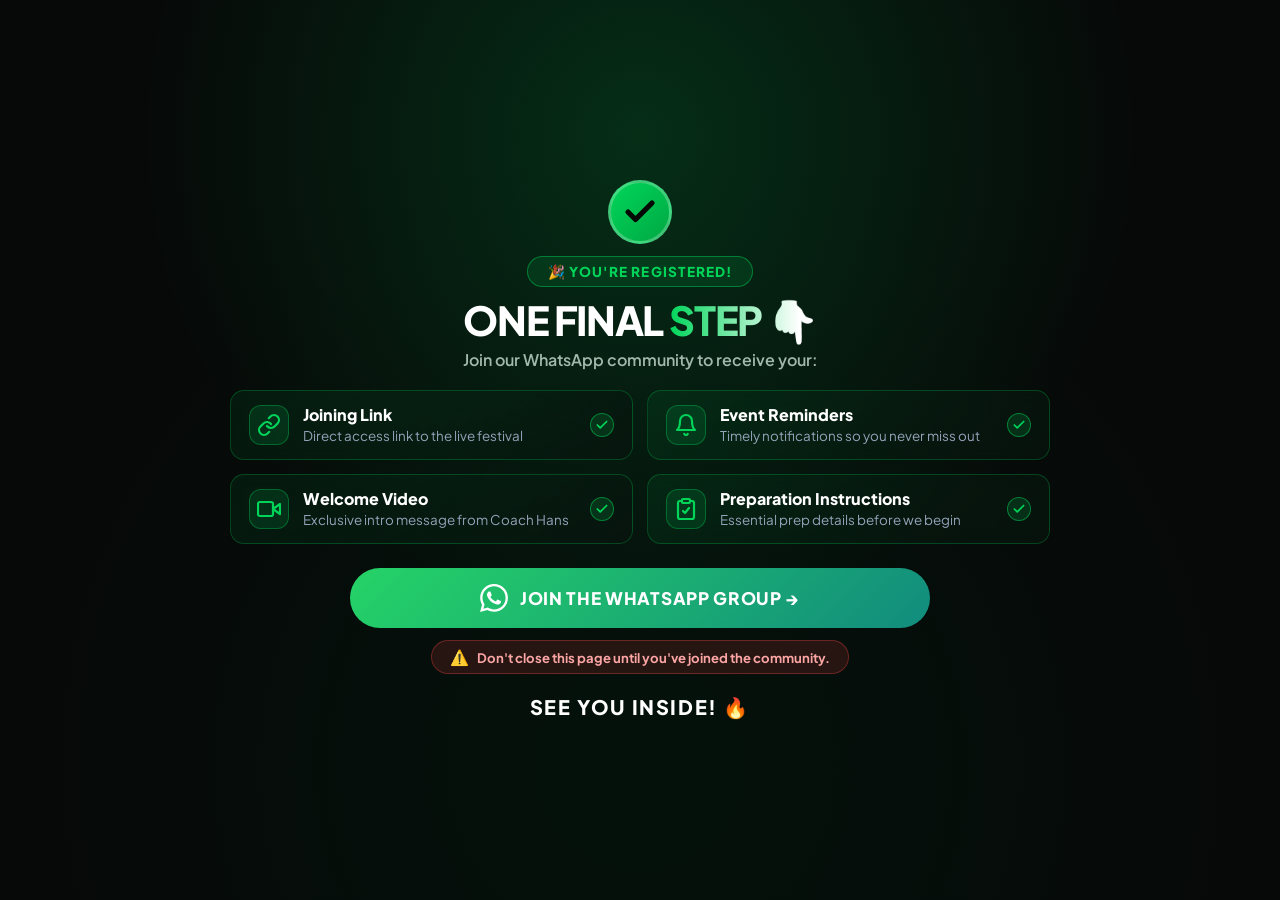
<file: fest-thankyou.html>
<!DOCTYPE html>
<html lang="en">
  <head>
    <meta charset="UTF-8" />
    <meta name="viewport" content="width=device-width, initial-scale=1.0" />
    <title>🎉 You're Registered! | Level 5 Fitness</title>

    <!-- Google Fonts: Plus Jakarta Sans -->
    <link rel="preconnect" href="https://fonts.googleapis.com" />
    <link rel="preconnect" href="https://fonts.gstatic.com" crossorigin />
    <link
      href="https://fonts.googleapis.com/css2?family=Plus+Jakarta+Sans:wght@400;500;600;700;800;900&display=swap"
      rel="stylesheet"
    />

    <!-- Main Stylesheet -->
    <link rel="stylesheet" href="style.css" />
  </head>
  <body class="thankyou-body">
    <!-- THANK-YOU PAGE WRAPPER (OPEN LANDING LAYOUT, NO CARD ENCLOSURE) -->
    <main class="thankyou-page-wrapper">
      <div class="thankyou-content-flow">
        
        <!-- Glowing Checkmark Icon Seal -->
        <div class="success-seal">
          <div class="seal-circle">
            <svg class="seal-check-icon" width="36" height="36" viewBox="0 0 24 24" fill="none" stroke="#040906" stroke-width="3.5" stroke-linecap="round" stroke-linejoin="round">
              <polyline points="20 6 9 17 4 12"></polyline>
            </svg>
          </div>
        </div>

        <!-- Success Pill Badge -->
        <div class="thankyou-badge">
          🎉 YOU'RE REGISTERED!
        </div>

        <!-- Main Headline -->
        <h1 class="thankyou-main-title">
          ONE FINAL <span class="gradient-accent">STEP 👇</span>
        </h1>

        <p class="thankyou-subtitle">
          Join our WhatsApp community to receive your:
        </p>

        <!-- 2x2 Benefits Grid (Upgraded Glass Cards with Vector Icons) -->
        <div class="thankyou-benefits-grid">
          <!-- Benefit 1 -->
          <div class="benefit-item-card">
            <div class="benefit-icon-badge">
              <svg width="24" height="24" viewBox="0 0 24 24" fill="none" stroke="#00d55a" stroke-width="2.2" stroke-linecap="round" stroke-linejoin="round">
                <path d="M10 13a5 5 0 0 0 7.54.54l3-3a5 5 0 0 0-7.07-7.07l-1.72 1.71"></path>
                <path d="M14 11a5 5 0 0 0-7.54-.54l-3 3a5 5 0 0 0 7.07 7.07l1.71-1.71"></path>
              </svg>
            </div>
            <div class="benefit-content">
              <h3 class="benefit-title">Joining Link</h3>
              <p class="benefit-desc">Direct access link to the live festival</p>
            </div>
            <div class="benefit-check-badge">
              <svg width="14" height="14" viewBox="0 0 24 24" fill="none" stroke="#00d55a" stroke-width="3" stroke-linecap="round" stroke-linejoin="round">
                <polyline points="20 6 9 17 4 12"></polyline>
              </svg>
            </div>
          </div>

          <!-- Benefit 2 -->
          <div class="benefit-item-card">
            <div class="benefit-icon-badge">
              <svg width="24" height="24" viewBox="0 0 24 24" fill="none" stroke="#00d55a" stroke-width="2.2" stroke-linecap="round" stroke-linejoin="round">
                <path d="M18 8A6 6 0 0 0 6 8c0 7-3 9-3 9h18s-3-2-3-9"></path>
                <path d="M13.73 21a2 2 0 0 1-3.46 0"></path>
              </svg>
            </div>
            <div class="benefit-content">
              <h3 class="benefit-title">Event Reminders</h3>
              <p class="benefit-desc">Timely notifications so you never miss out</p>
            </div>
            <div class="benefit-check-badge">
              <svg width="14" height="14" viewBox="0 0 24 24" fill="none" stroke="#00d55a" stroke-width="3" stroke-linecap="round" stroke-linejoin="round">
                <polyline points="20 6 9 17 4 12"></polyline>
              </svg>
            </div>
          </div>

          <!-- Benefit 3 -->
          <div class="benefit-item-card">
            <div class="benefit-icon-badge">
              <svg width="24" height="24" viewBox="0 0 24 24" fill="none" stroke="#00d55a" stroke-width="2.2" stroke-linecap="round" stroke-linejoin="round">
                <polygon points="23 7 16 12 23 17 23 7"></polygon>
                <rect x="1" y="5" width="15" height="14" rx="2" ry="2"></rect>
              </svg>
            </div>
            <div class="benefit-content">
              <h3 class="benefit-title">Welcome Video</h3>
              <p class="benefit-desc">Exclusive intro message from Coach Hans</p>
            </div>
            <div class="benefit-check-badge">
              <svg width="14" height="14" viewBox="0 0 24 24" fill="none" stroke="#00d55a" stroke-width="3" stroke-linecap="round" stroke-linejoin="round">
                <polyline points="20 6 9 17 4 12"></polyline>
              </svg>
            </div>
          </div>

          <!-- Benefit 4 -->
          <div class="benefit-item-card">
            <div class="benefit-icon-badge">
              <svg width="24" height="24" viewBox="0 0 24 24" fill="none" stroke="#00d55a" stroke-width="2.2" stroke-linecap="round" stroke-linejoin="round">
                <path d="M16 4h2a2 2 0 0 1 2 2v14a2 2 0 0 1-2 2H6a2 2 0 0 1-2-2V6a2 2 0 0 1 2-2h2"></path>
                <rect x="8" y="2" width="8" height="4" rx="1" ry="1"></rect>
                <polyline points="9 14 11 16 15 11"></polyline>
              </svg>
            </div>
            <div class="benefit-content">
              <h3 class="benefit-title">Preparation Instructions</h3>
              <p class="benefit-desc">Essential prep details before we begin</p>
            </div>
            <div class="benefit-check-badge">
              <svg width="14" height="14" viewBox="0 0 24 24" fill="none" stroke="#00d55a" stroke-width="3" stroke-linecap="round" stroke-linejoin="round">
                <polyline points="20 6 9 17 4 12"></polyline>
              </svg>
            </div>
          </div>
        </div>

        <!-- WhatsApp Action Block (No Boxed Card) -->
        <div class="whatsapp-action-block">
          <a href="https://chat.whatsapp.com/" target="_blank" class="btn-whatsapp-hero">
            <svg class="whatsapp-icon" width="28" height="28" viewBox="0 0 24 24" fill="currentColor">
              <path d="M.057 24l1.687-6.163c-1.041-1.804-1.588-3.849-1.587-5.946.003-6.556 5.338-11.891 11.893-11.891 3.181.001 6.167 1.24 8.413 3.488 2.245 2.248 3.481 5.236 3.48 8.414-.003 6.557-5.338 11.892-11.893 11.892-1.99-.001-3.951-.5-5.688-1.448l-6.305 1.654zm6.597-3.807c1.676.995 3.276 1.591 5.392 1.592 5.448 0 9.886-4.434 9.889-9.885.002-5.462-4.415-9.89-9.881-9.892-5.452 0-9.887 4.434-9.889 9.884-.001 2.225.651 3.891 1.746 5.634l-.999 3.648 3.742-.981zm11.387-5.464c-.074-.124-.272-.198-.57-.347-.297-.149-1.758-.868-2.031-.967-.272-.099-.47-.149-.669.149-.198.297-.768.967-.941 1.165-.173.198-.347.223-.644.074-.297-.149-1.255-.462-2.39-1.475-.883-.788-1.48-1.761-1.653-2.059-.173-.297-.018-.458.13-.606.134-.133.297-.347.446-.521.151-.172.2-.296.3-.495.099-.198.05-.372-.025-.521-.075-.148-.669-1.611-.916-2.206-.242-.579-.487-.501-.669-.51l-.57-.01c-.198 0-.52.074-.792.372s-1.04 1.016-1.04 2.479 1.065 2.876 1.213 3.074c.149.198 2.095 3.2 5.076 4.487.709.306 1.263.489 1.694.626.712.226 1.36.194 1.872.118.571-.085 1.758-.719 2.006-1.413.248-.695.248-1.29.173-1.414z"/>
            </svg>
            <span>JOIN THE WHATSAPP GROUP →</span>
          </a>

          <!-- Warning Notice -->
          <div class="dont-close-pill">
            <span class="warn-icon">⚠️</span>
            <span>Don't close this page until you've joined the community.</span>
          </div>
        </div>

        <!-- Hype Footer Statement -->
        <div class="thankyou-footer-hype">
          SEE YOU INSIDE! 🔥
        </div>

      </div>
    </main>

    <script src="fest-script.js"></script>
  </body>
</html>
</file>
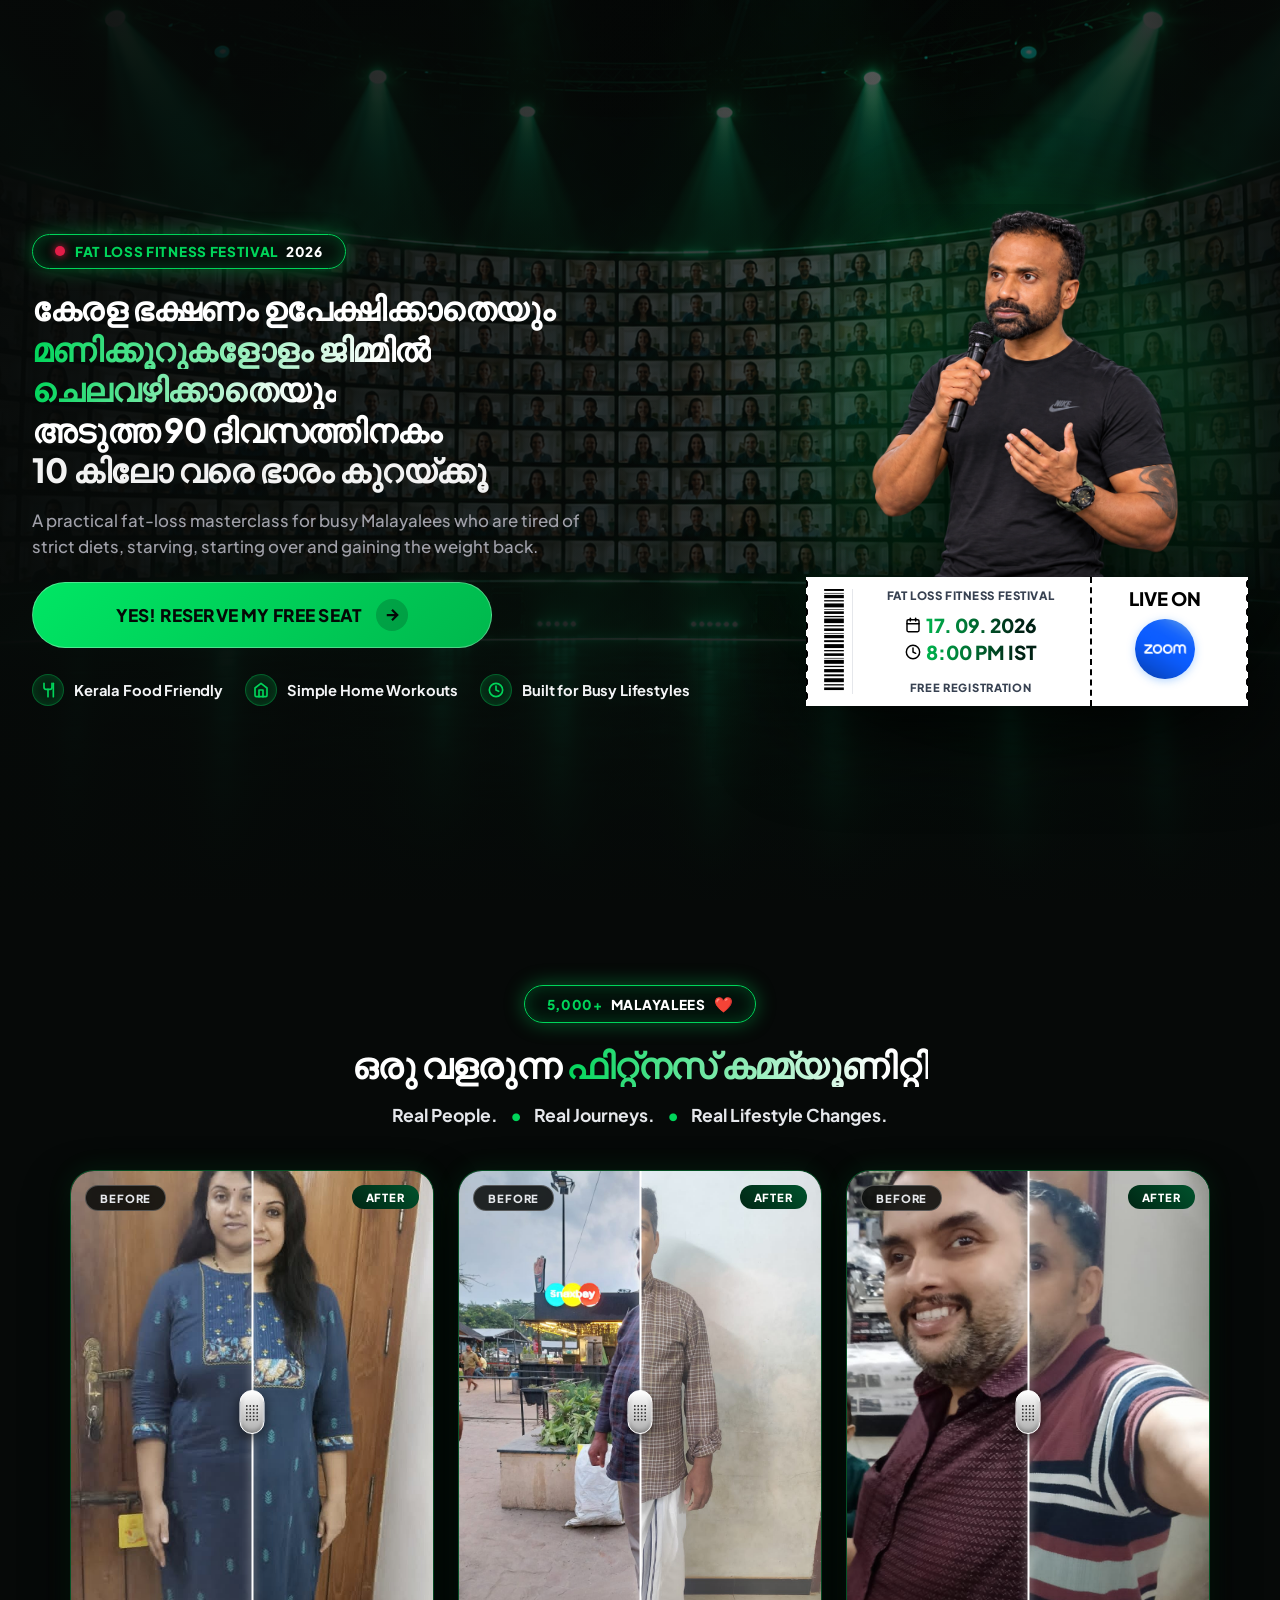
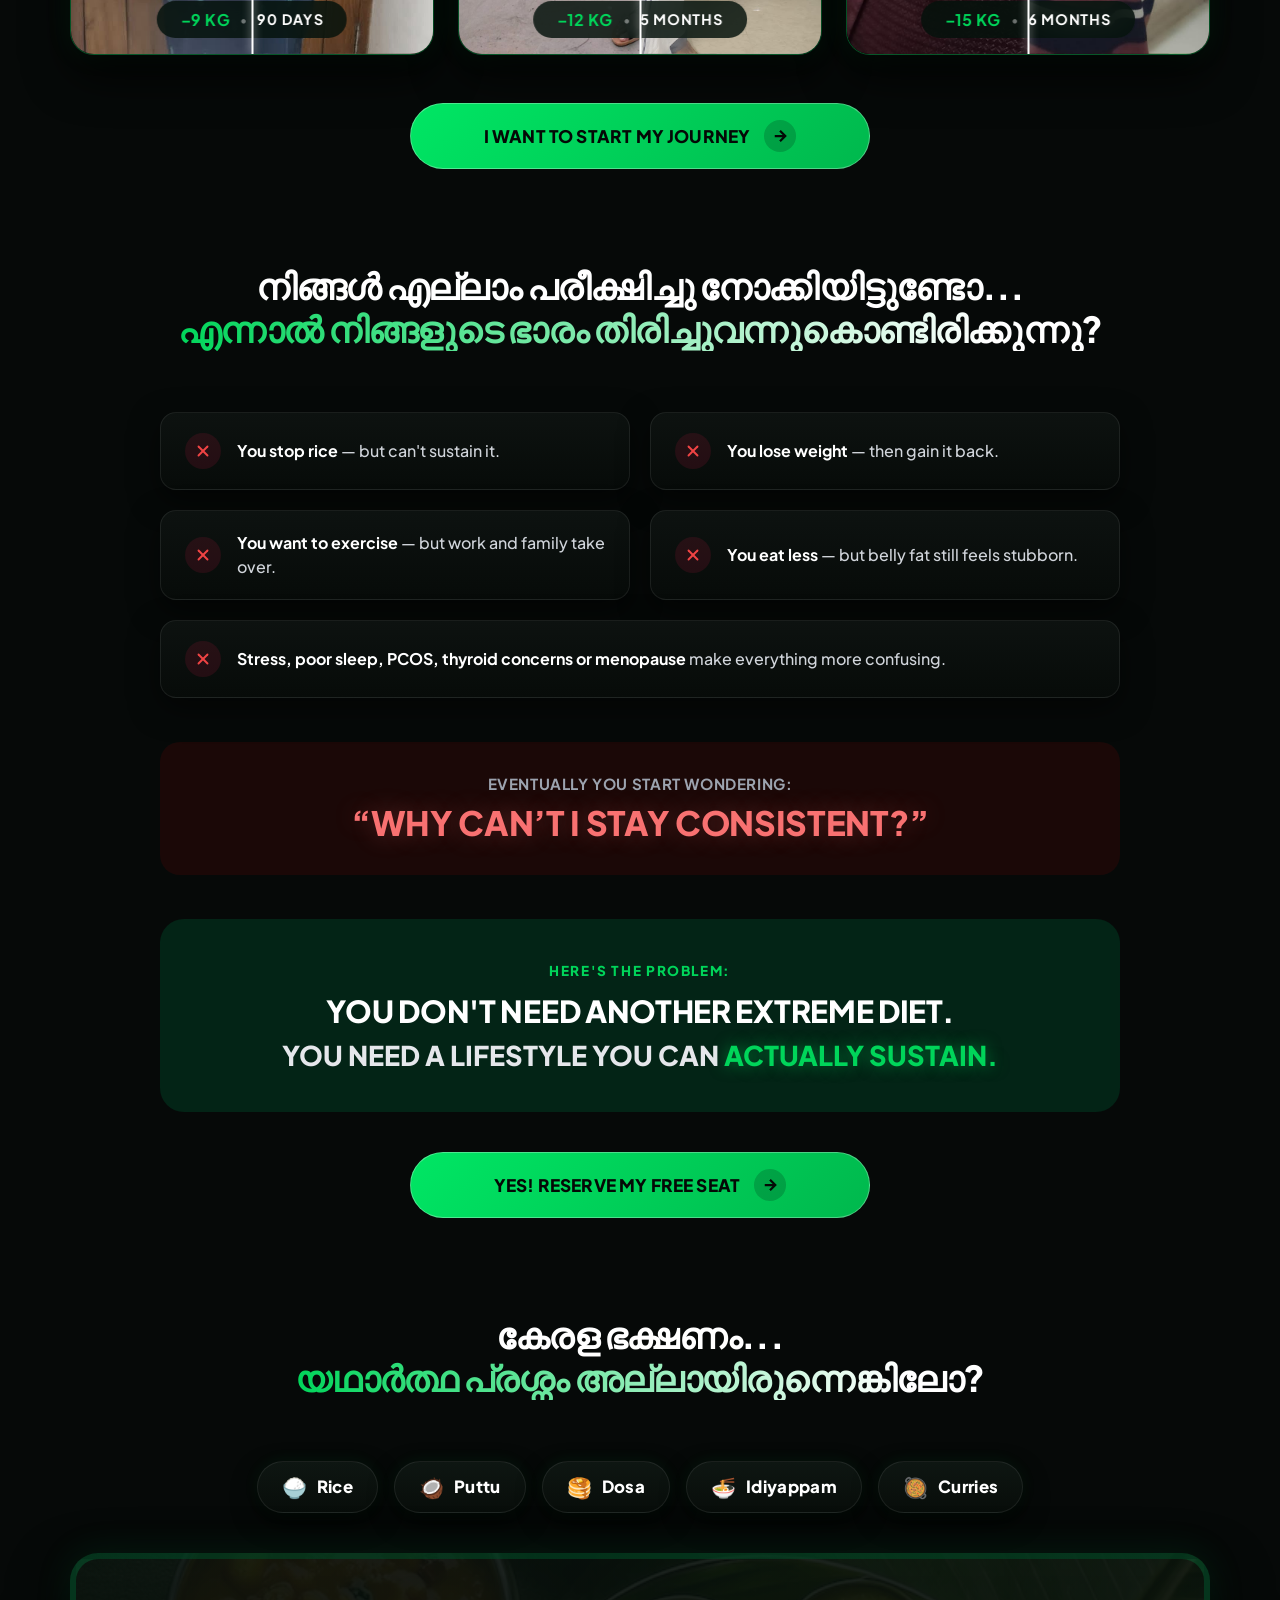
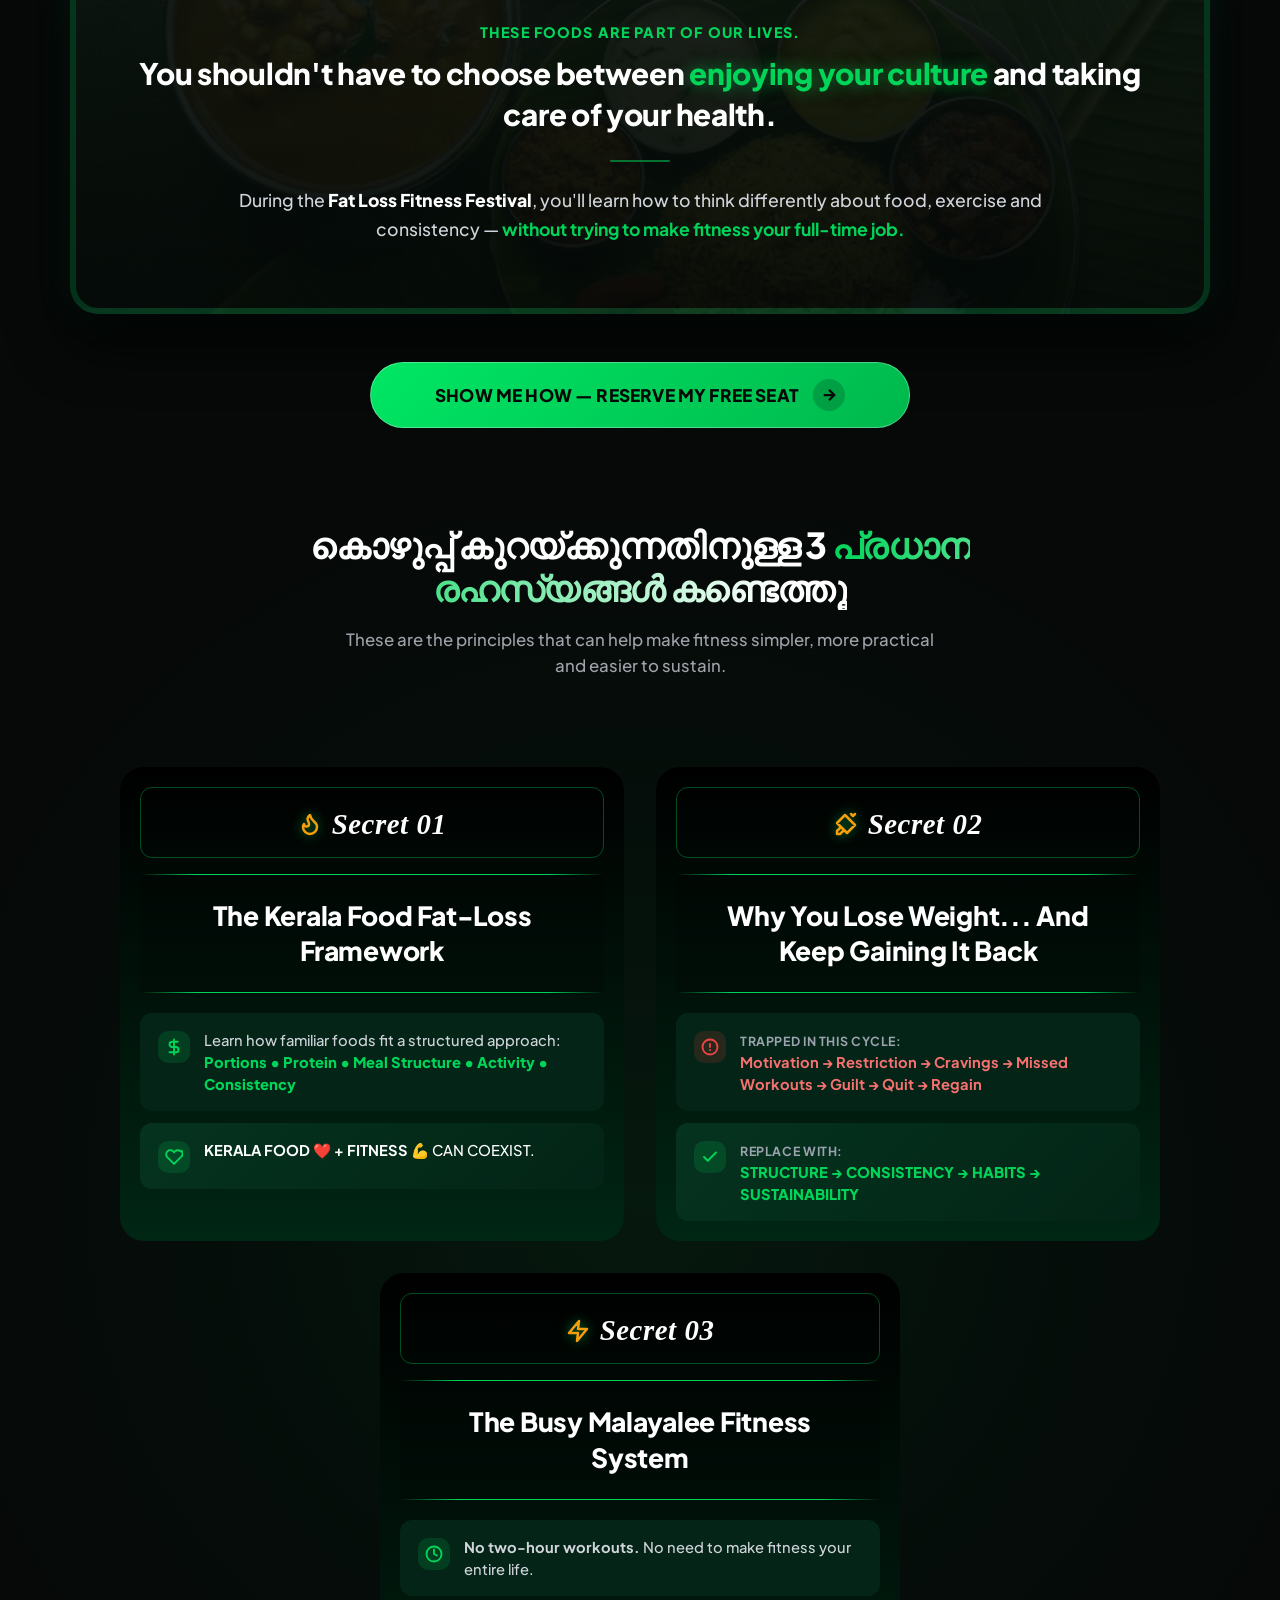
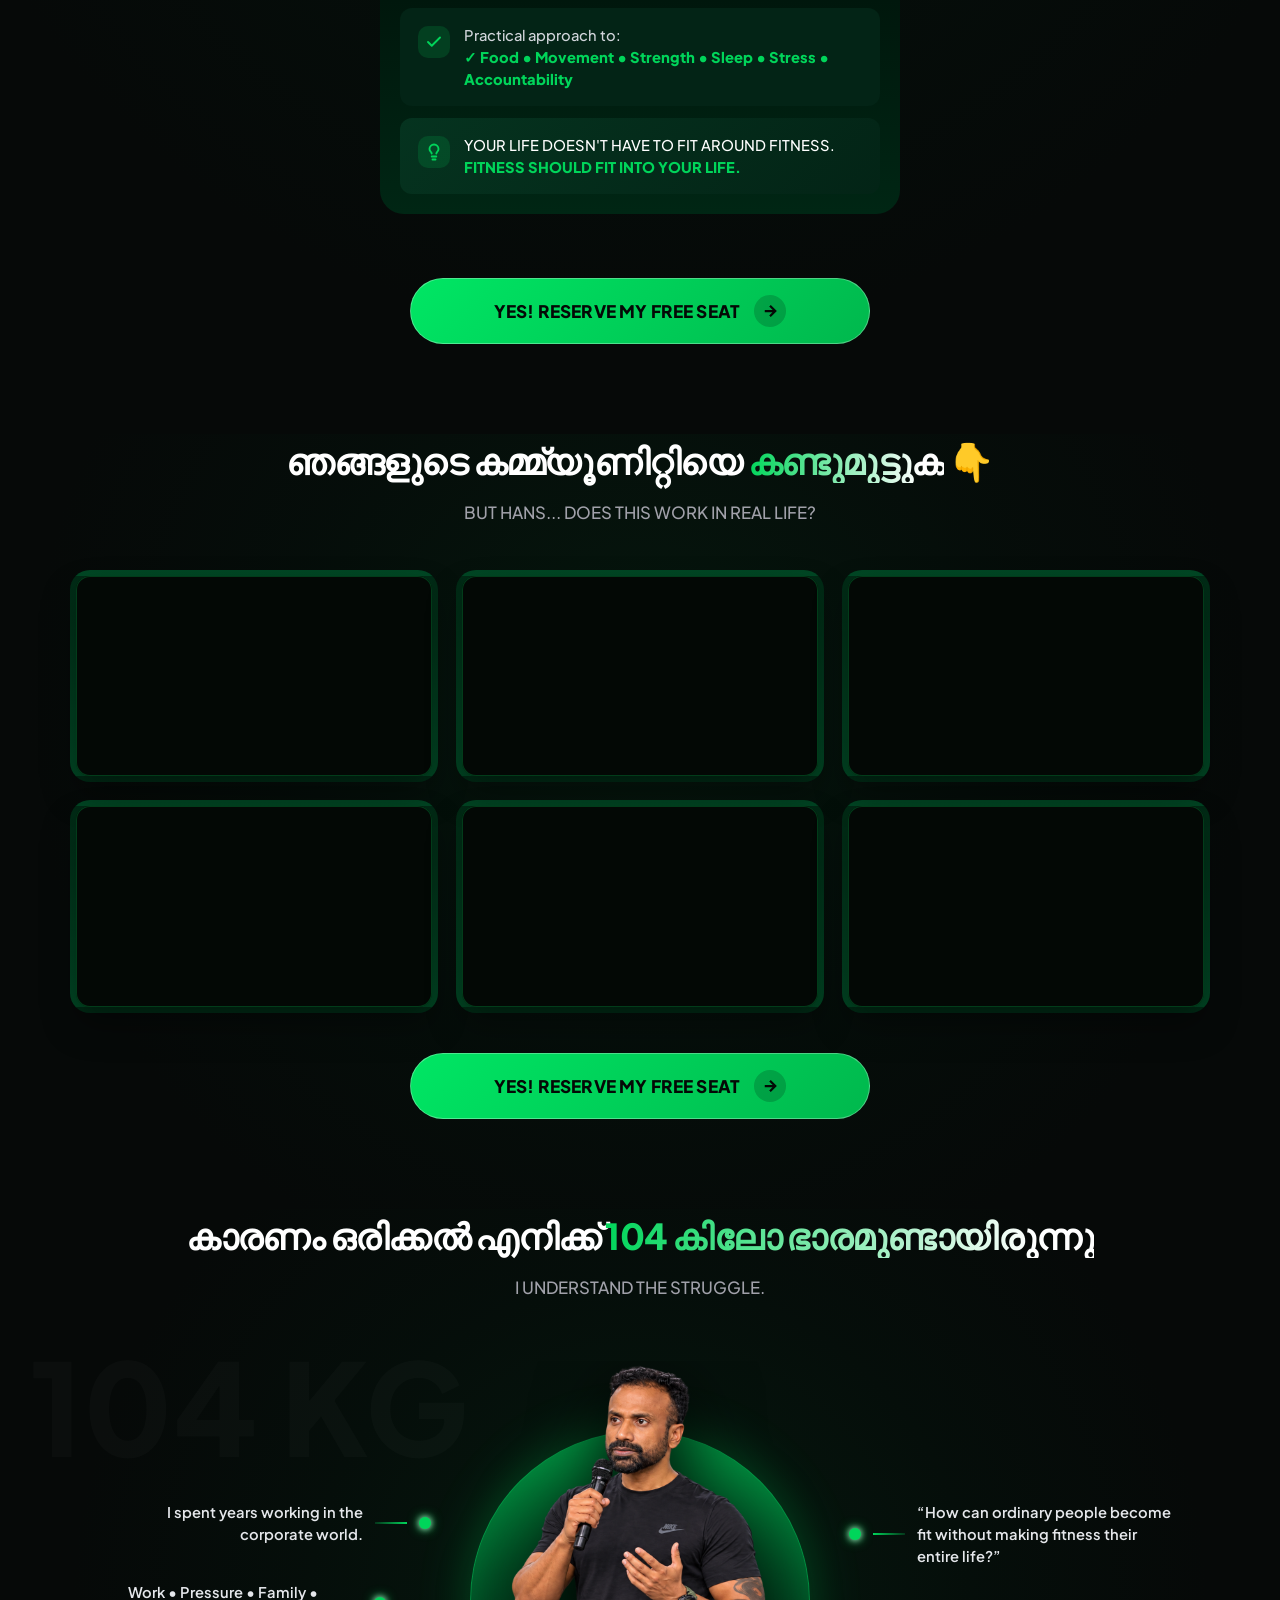
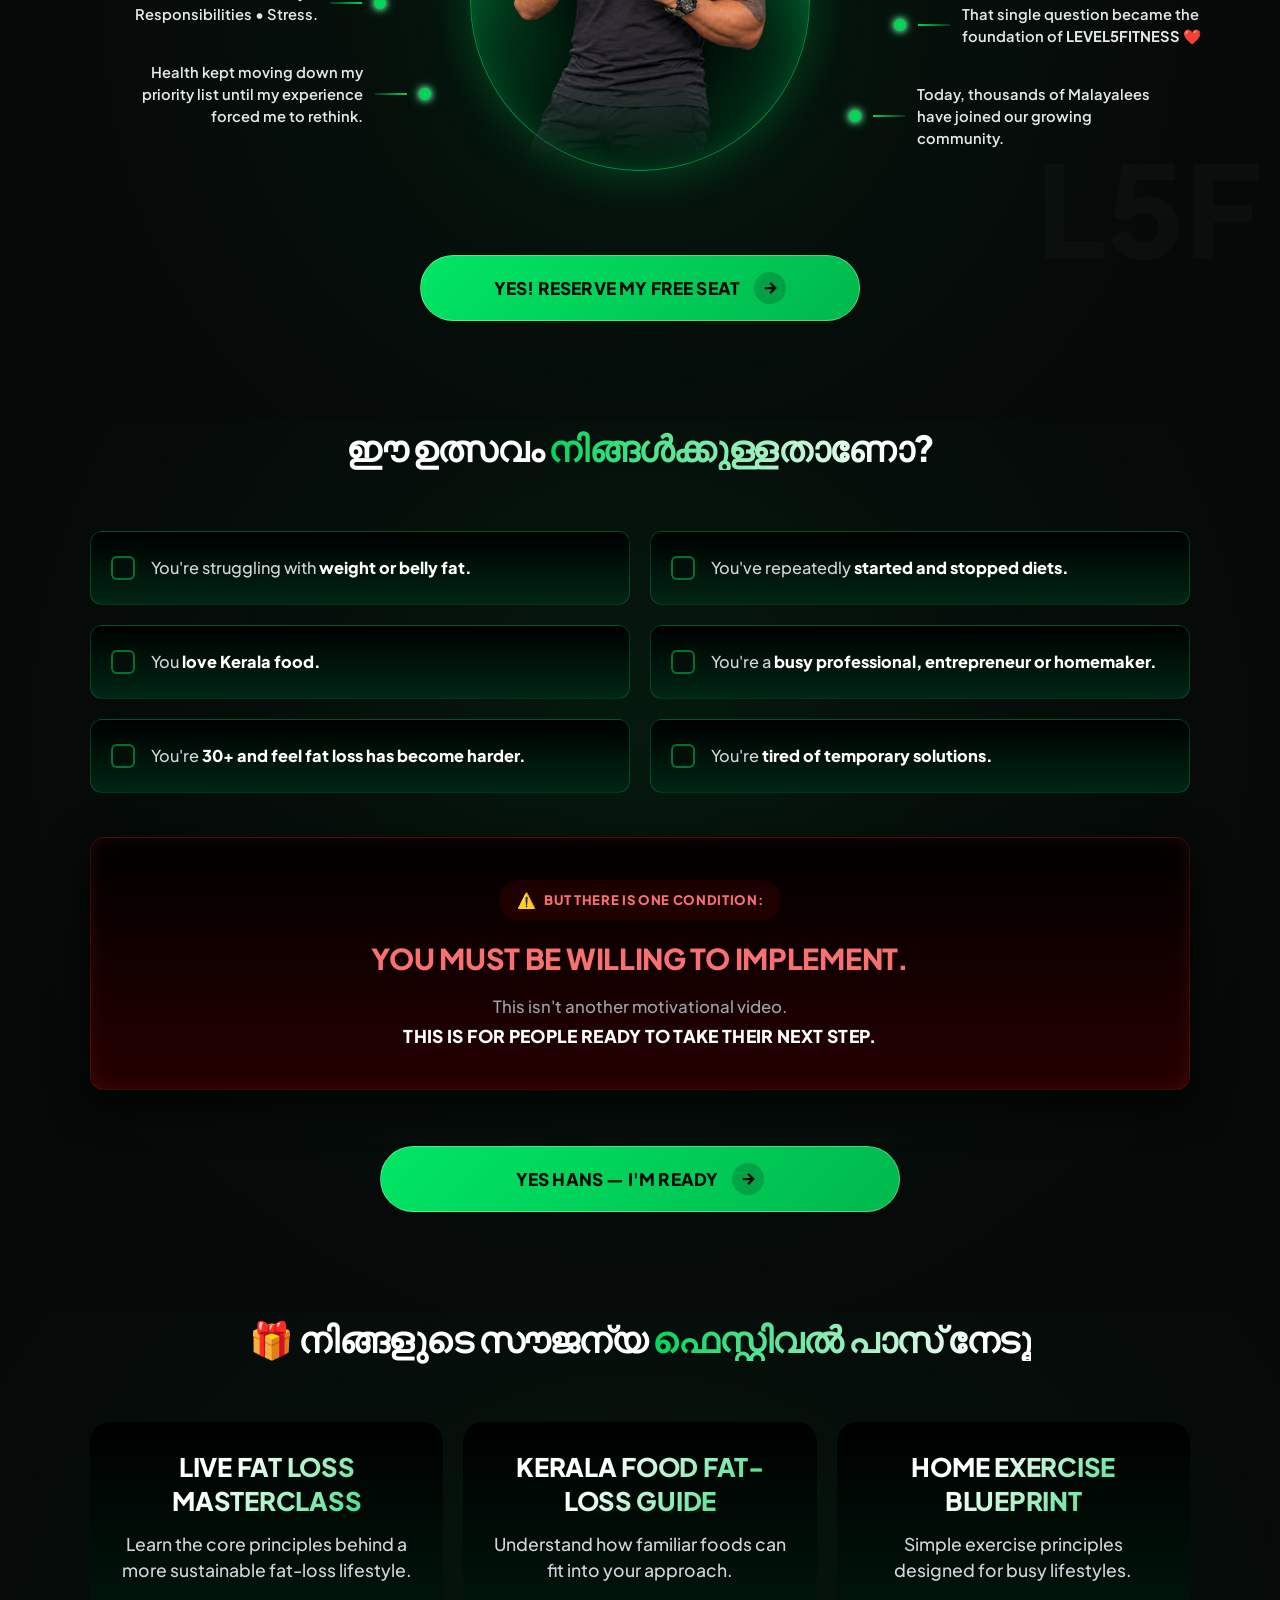
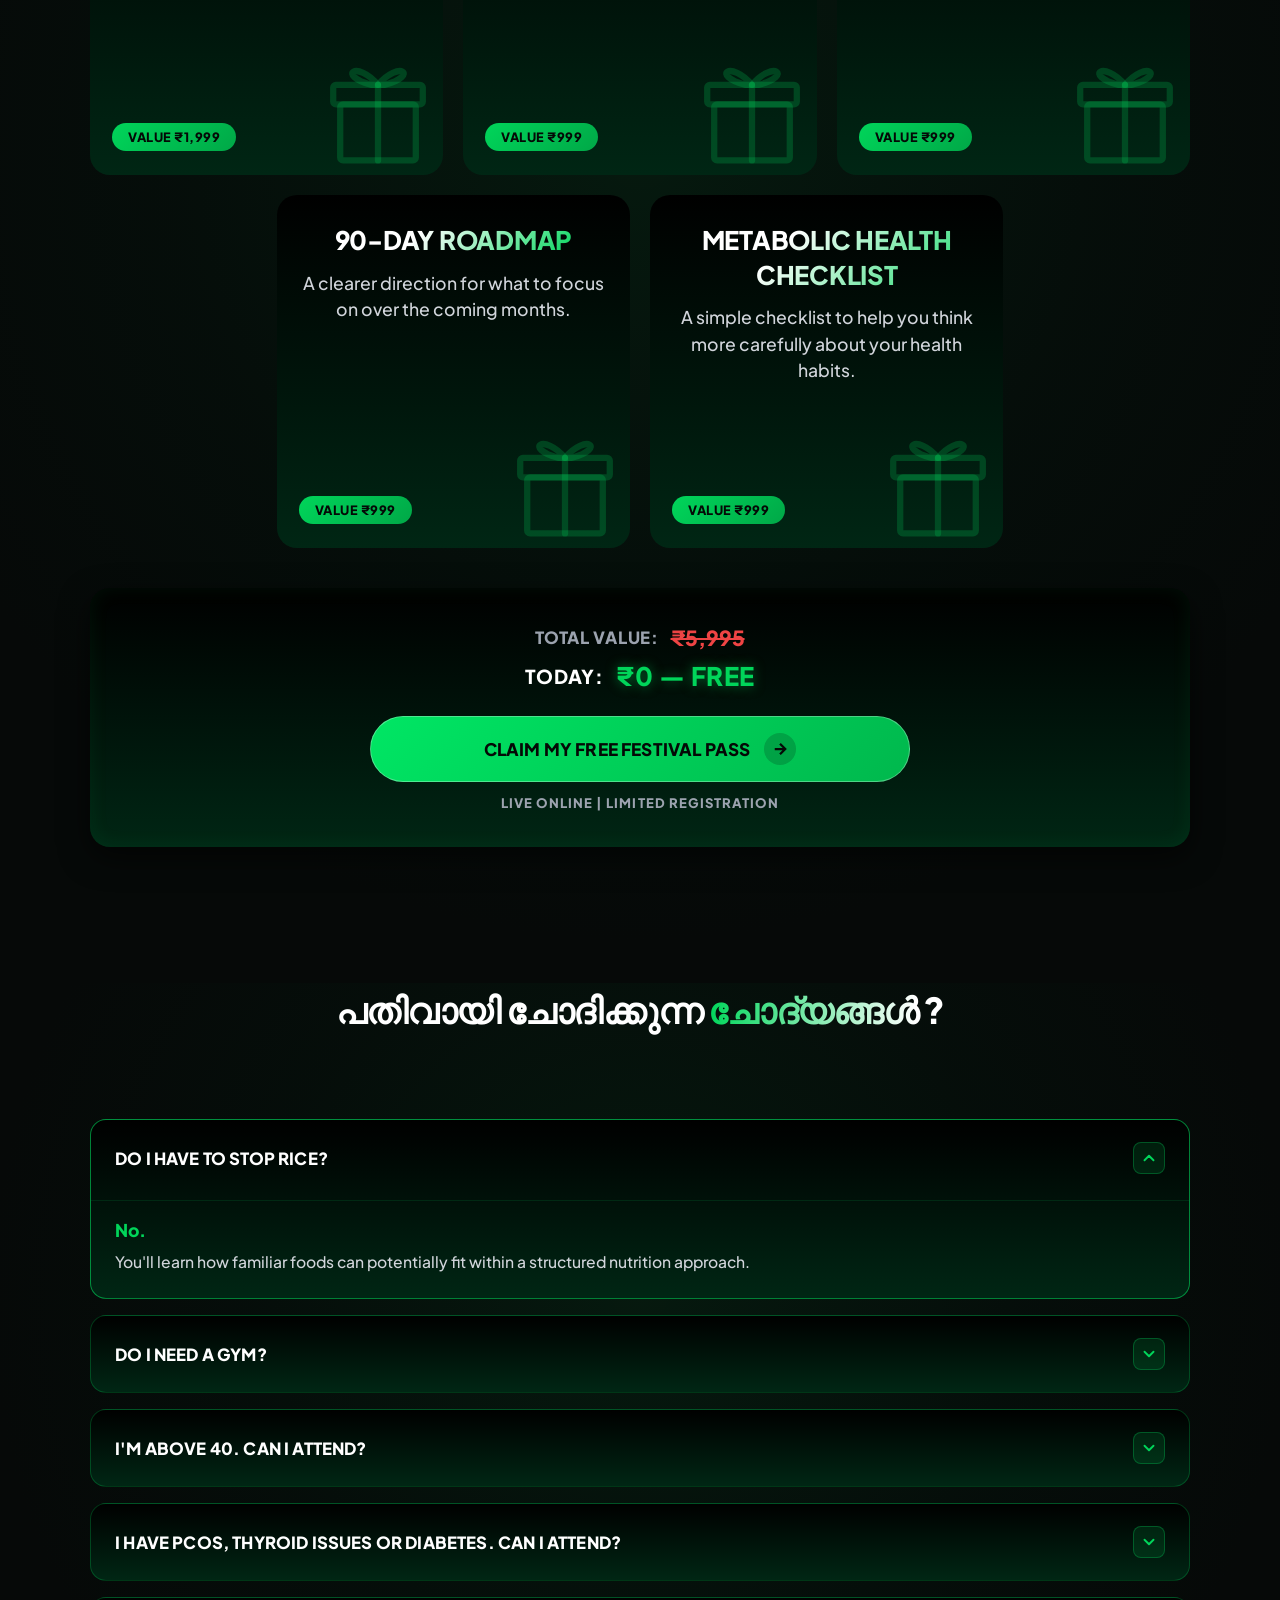
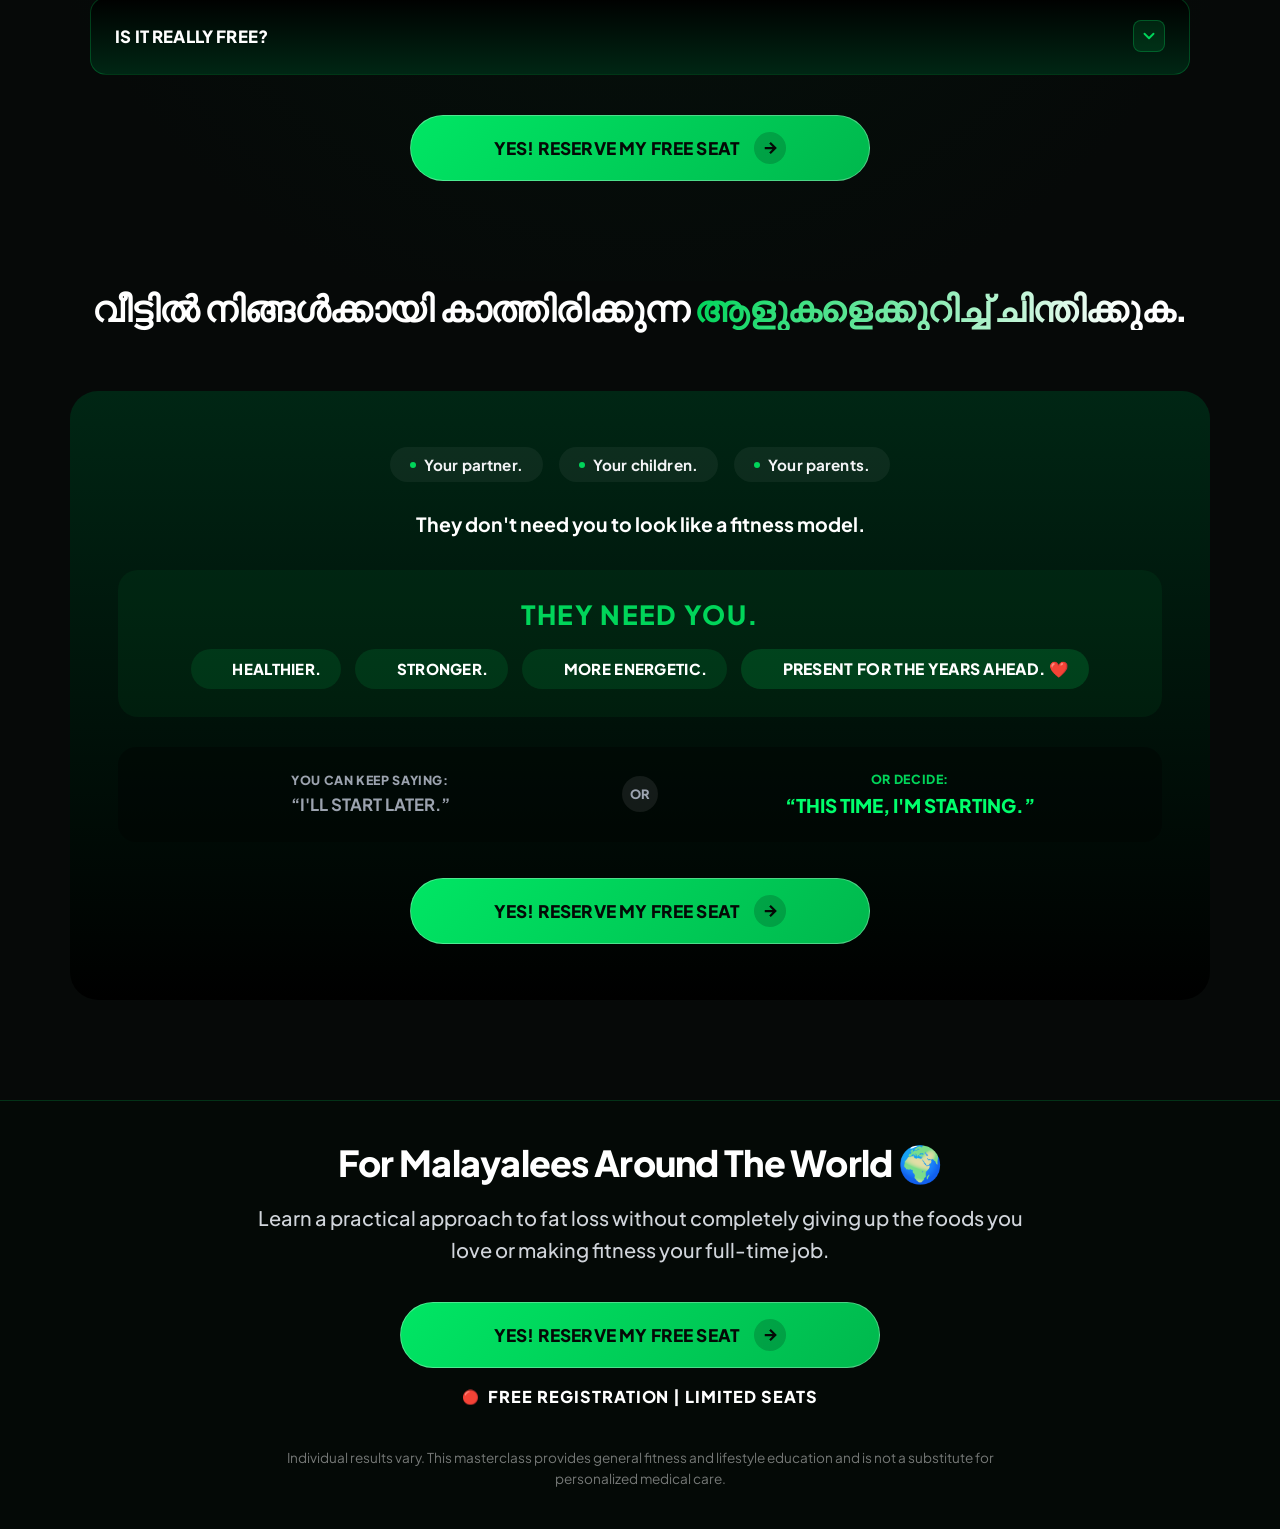
<file: festival.html>
<!doctype html>
<html lang="en">
  <head>
    <meta charset="UTF-8" />
    <meta name="viewport" content="width=device-width, initial-scale=1.0" />
    <title>Fat Loss Fitness Festival 2026 | Level 5 Fitness</title>
    <link rel="preconnect" href="https://fonts.googleapis.com" />
    <link rel="preconnect" href="https://fonts.gstatic.com" crossorigin />
    <link
      href="https://fonts.googleapis.com/css2?family=Plus+Jakarta+Sans:wght@400;500;600;700;800;900&display=swap"
      rel="stylesheet"
    />
    <link rel="stylesheet" href="style.css" />
  </head>
  <body class="has-mobile-sticky-cta">
    <!-- Hero Section -->
    <section class="hero-section">
      <img
        src="background.png"
        class="hero-bg-image"
        alt="Webinar Audience Background"
      />
      <div class="hero-bg-overlay"></div>

      <div class="hero-container hero-split-layout">
        <!-- Left Content Column -->
        <div class="hero-content-col">
          <!-- Pre-Headline Event Badge -->
          <div class="badge-stack">
            <div class="event-badge">
              <span class="red-live-dot"></span>
              <span class="badge-text-green">FAT LOSS FITNESS FESTIVAL</span>
              <span class="badge-text-white">2026</span>
            </div>
          </div>

          <!-- Main Headline -->
          <h1 class="hero-headline">
            കേരള ഭക്ഷണം ഉപേക്ഷിക്കാതെയും <br />

            <span class="gradient-accent"> മണിക്കൂറുകളോളം ജിമ്മിൽ </span>
            <br />

            <span class="gradient-accent"> ചെലവഴിക്കാതെയും </span>
            <br />

            അടുത്ത 90 ദിവസത്തിനകം

            <br />

            <span class="headline-subtext"> 10 കിലോ വരെ ഭാരം കുറയ്ക്കൂ </span>
          </h1>

          <!-- Subheadline Description -->
          <p class="hero-description">
            A practical fat-loss masterclass for busy Malayalees who are tired
            of strict diets, starving, starting over and gaining the weight
            back.
          </p>

          <!-- Primary CTA Button -->
          <div class="cta-wrapper">
            <a href="#register" class="btn-hero-cta">
              <span class="cta-text">YES! RESERVE MY FREE SEAT</span>
              <div class="cta-arrow-badge">
                <svg
                  class="cta-arrow"
                  width="18"
                  height="18"
                  viewBox="0 0 24 24"
                  fill="none"
                  stroke="currentColor"
                  stroke-width="3"
                >
                  <path d="M5 12h14M12 5l7 7-7 7" />
                </svg>
              </div>
            </a>
          </div>

          <!-- Feature Highlights -->
          <div class="feature-pills-grid">
            <div class="pill-item">
              <div class="icon-badge">
                <svg
                  width="16"
                  height="16"
                  viewBox="0 0 24 24"
                  fill="none"
                  stroke="#00d55a"
                  stroke-width="2.5"
                  stroke-linecap="round"
                  stroke-linejoin="round"
                >
                  <path d="M18 2v6a3 3 0 0 1-3 3H9a3 3 0 0 1-3-3V2" />
                  <path d="M12 11v11" />
                  <path d="M20 2v20" />
                </svg>
              </div>
              <span class="pill-text">Kerala Food Friendly</span>
            </div>
            <div class="pill-item">
              <div class="icon-badge">
                <svg
                  width="16"
                  height="16"
                  viewBox="0 0 24 24"
                  fill="none"
                  stroke="#00d55a"
                  stroke-width="2.5"
                  stroke-linecap="round"
                  stroke-linejoin="round"
                >
                  <path d="m3 9 9-7 9 7v11a2 2 0 0 1-2 2H5a2 2 0 0 1-2-2z" />
                  <polyline points="9 22 9 12 15 12 15 22" />
                </svg>
              </div>
              <span class="pill-text">Simple Home Workouts</span>
            </div>
            <div class="pill-item">
              <div class="icon-badge">
                <svg
                  width="16"
                  height="16"
                  viewBox="0 0 24 24"
                  fill="none"
                  stroke="#00d55a"
                  stroke-width="2.5"
                  stroke-linecap="round"
                  stroke-linejoin="round"
                >
                  <circle cx="12" cy="12" r="10" />
                  <polyline points="12 6 12 12 16 14" />
                </svg>
              </div>
              <span class="pill-text">Built for Busy Lifestyles</span>
            </div>
          </div>
        </div>

        <!-- Right Column: Coach & Floating Ticket Pass -->
        <div class="hero-image-col">
          <div class="coach-wrapper">
            <div class="coach-glow"></div>
            <img src="coach.png" class="coach-image" alt="Fat Loss Coach" />

            <!-- VIP Event Ticket Card (User's Exact Unchanged Code) -->
            <div class="ticket-wrapper-exact">
              <div class="ticket-frame">
                <!-- Left Scalloped Edge -->
                <div class="scallop-side scallop-left"></div>

                <!-- Main Left Ticket Body -->
                <div class="ticket-body-left">
                  <!-- Tall Vertical Barcode on Far Left -->
                  <div class="ticket-vertical-barcode">
                    <svg viewBox="0 0 30 160" width="20" height="105">
                      <rect x="0" y="0" width="30" height="3" fill="#000" />
                      <rect x="0" y="6" width="30" height="1" fill="#000" />
                      <rect x="0" y="9" width="30" height="5" fill="#000" />
                      <rect x="0" y="17" width="30" height="2" fill="#000" />
                      <rect x="0" y="22" width="30" height="6" fill="#000" />
                      <rect x="0" y="31" width="30" height="1" fill="#000" />
                      <rect x="0" y="34" width="30" height="4" fill="#000" />
                      <rect x="0" y="41" width="30" height="2" fill="#000" />
                      <rect x="0" y="45" width="30" height="7" fill="#000" />
                      <rect x="0" y="55" width="30" height="2" fill="#000" />
                      <rect x="0" y="60" width="30" height="4" fill="#000" />
                      <rect x="0" y="67" width="30" height="1" fill="#000" />
                      <rect x="0" y="70" width="30" height="5" fill="#000" />
                      <rect x="0" y="78" width="30" height="3" fill="#000" />
                      <rect x="0" y="84" width="30" height="6" fill="#000" />
                      <rect x="0" y="93" width="30" height="2" fill="#000" />
                      <rect x="0" y="98" width="30" height="4" fill="#000" />
                      <rect x="0" y="105" width="30" height="1" fill="#000" />
                      <rect x="0" y="108" width="30" height="6" fill="#000" />
                      <rect x="0" y="117" width="30" height="2" fill="#000" />
                      <rect x="0" y="122" width="30" height="5" fill="#000" />
                      <rect x="0" y="130" width="30" height="3" fill="#000" />
                      <rect x="0" y="136" width="30" height="6" fill="#000" />
                      <rect x="0" y="145" width="30" height="2" fill="#000" />
                      <rect x="0" y="150" width="30" height="4" fill="#000" />
                    </svg>
                  </div>

                  <!-- Main Center Content -->
                  <div class="ticket-center-content">
                    <h2 class="exact-ticket-title">
                      <span class="ticket-brand-line"
                        >FAT LOSS FITNESS FESTIVAL</span
                      >
                    </h2>
                    <div class="exact-ticket-date gradient-ticket">
                      <svg
                        class="ticket-icon"
                        width="16"
                        height="16"
                        viewBox="0 0 24 24"
                        fill="none"
                        stroke="#000000"
                        stroke-width="2.2"
                        stroke-linecap="round"
                        stroke-linejoin="round"
                      >
                        <rect
                          x="3"
                          y="4"
                          width="18"
                          height="18"
                          rx="2"
                          ry="2"
                        />
                        <line x1="16" y1="2" x2="16" y2="6" />
                        <line x1="8" y1="2" x2="8" y2="6" />
                        <line x1="3" y1="10" x2="21" y2="10" />
                      </svg>
                      <span>17. 09. 2026</span>
                    </div>
                    <div class="exact-ticket-time gradient-ticket">
                      <svg
                        class="ticket-icon"
                        width="16"
                        height="16"
                        viewBox="0 0 24 24"
                        fill="none"
                        stroke="#000000"
                        stroke-width="2.2"
                        stroke-linecap="round"
                        stroke-linejoin="round"
                      >
                        <circle cx="12" cy="12" r="10" />
                        <polyline points="12 6 12 12 16 14" />
                      </svg>
                      <span>8:00 PM IST</span>
                    </div>

                    <div class="exact-ticket-footer">FREE REGISTRATION</div>
                  </div>
                </div>

                <!-- Dashed Perforation Line -->
                <div class="perforated-divider"></div>

                <!-- Right Ticket Stub -->
                <div class="ticket-body-right">
                  <div class="exact-ticket-price-group">
                    <span class="exact-price-val">LIVE ON </span>
                  </div>

                  <div class="stub-detail-line">
                    <img src="zoom-logo.png" class="zoom" alt="Zoom" />
                  </div>
                </div>

                <!-- Right Scalloped Edge -->
                <div class="scallop-side scallop-right"></div>
              </div>
            </div>
          </div>
        </div>
      </div>
    </section>

    <!-- Section 2: Community & Client Transformations -->
    <section class="transformations-section" id="community">
      <div class="section-container">
        <!-- Section Header -->
        <div class="section-header">
          <div class="community-badge">
            <span class="badge-count-green">5,000+</span>
            <span class="badge-label-white">MALAYALEES</span>
            <span class="heart-emoji">❤️</span>
          </div>
          <h2 class="section-title">
            ഒരു വളരുന്ന
            <span class="gradient-accent"> ഫിറ്റ്നസ് കമ്മ്യൂണിറ്റി</span>
          </h2>
          <div class="sub-headline-pills">
            <span class="sub-pill">Real People.</span>
            <span class="sub-pill-dot">•</span>
            <span class="sub-pill">Real Journeys.</span>
            <span class="sub-pill-dot">•</span>
            <span class="sub-pill">Real Lifestyle Changes.</span>
          </div>
        </div>

        <!-- Transformations Cards Grid -->
        <div class="transformations-grid">
          <!-- Transformation Card 1 -->
          <div class="transform-card">
            <div class="ba-slider-container">
              <div class="ba-before-layer">
                <img
                  src="before1.jpeg"
                  alt="Before Transformation 1"
                  class="ba-img-before"
                />
                <span class="ba-tag ba-tag-before">BEFORE</span>
              </div>
              <div class="ba-after-layer">
                <img
                  src="after1.jpeg"
                  alt="After Transformation 1"
                  class="ba-img-after"
                />
                <span class="ba-tag ba-tag-after">AFTER</span>
              </div>
              <div class="ba-handle" style="left: 50%">
                <div class="ba-line"></div>
                <div class="ba-capsule-handle">
                  <svg
                    width="13"
                    height="17"
                    viewBox="0 0 20 25"
                    fill="#333333"
                  >
                    <circle cx="2" cy="2.5" r="1.4" />
                    <circle cx="7.3" cy="2.5" r="1.4" />
                    <circle cx="12.6" cy="2.5" r="1.4" />
                    <circle cx="18" cy="2.5" r="1.4" />
                    <circle cx="2" cy="7.8" r="1.4" />
                    <circle cx="7.3" cy="7.8" r="1.4" />
                    <circle cx="12.6" cy="7.8" r="1.4" />
                    <circle cx="18" cy="7.8" r="1.4" />
                    <circle cx="2" cy="13.1" r="1.4" />
                    <circle cx="7.3" cy="13.1" r="1.4" />
                    <circle cx="12.6" cy="13.1" r="1.4" />
                    <circle cx="18" cy="13.1" r="1.4" />
                    <circle cx="2" cy="18.4" r="1.4" />
                    <circle cx="7.3" cy="18.4" r="1.4" />
                    <circle cx="12.6" cy="18.4" r="1.4" />
                    <circle cx="18" cy="18.4" r="1.4" />
                    <circle cx="2" cy="23.7" r="1.4" />
                    <circle cx="7.3" cy="23.7" r="1.4" />
                    <circle cx="12.6" cy="23.7" r="1.4" />
                    <circle cx="18" cy="23.7" r="1.4" />
                  </svg>
                </div>
              </div>
              <input
                type="range"
                class="ba-range-input"
                min="0"
                max="100"
                value="50"
                aria-label="Drag Before After Slider 1"
              />
              <div class="result-badge-floating">
                <span class="result-val-green">–9 KG</span>
                <span class="result-divider">•</span>
                <span class="result-time-white">90 DAYS</span>
              </div>
            </div>
          </div>

          <!-- Transformation Card 2 -->
          <div class="transform-card">
            <div class="ba-slider-container">
              <div class="ba-before-layer">
                <img
                  src="before2.jpeg"
                  alt="Before Transformation 2"
                  class="ba-img-before"
                />
                <span class="ba-tag ba-tag-before">BEFORE</span>
              </div>
              <div class="ba-after-layer">
                <img
                  src="after2.jpeg"
                  alt="After Transformation 2"
                  class="ba-img-after"
                />
                <span class="ba-tag ba-tag-after">AFTER</span>
              </div>
              <div class="ba-handle" style="left: 50%">
                <div class="ba-line"></div>
                <div class="ba-capsule-handle">
                  <svg
                    width="13"
                    height="17"
                    viewBox="0 0 20 25"
                    fill="#333333"
                  >
                    <circle cx="2" cy="2.5" r="1.4" />
                    <circle cx="7.3" cy="2.5" r="1.4" />
                    <circle cx="12.6" cy="2.5" r="1.4" />
                    <circle cx="18" cy="2.5" r="1.4" />
                    <circle cx="2" cy="7.8" r="1.4" />
                    <circle cx="7.3" cy="7.8" r="1.4" />
                    <circle cx="12.6" cy="7.8" r="1.4" />
                    <circle cx="18" cy="7.8" r="1.4" />
                    <circle cx="2" cy="13.1" r="1.4" />
                    <circle cx="7.3" cy="13.1" r="1.4" />
                    <circle cx="12.6" cy="13.1" r="1.4" />
                    <circle cx="18" cy="13.1" r="1.4" />
                    <circle cx="2" cy="18.4" r="1.4" />
                    <circle cx="7.3" cy="18.4" r="1.4" />
                    <circle cx="12.6" cy="18.4" r="1.4" />
                    <circle cx="18" cy="18.4" r="1.4" />
                    <circle cx="2" cy="23.7" r="1.4" />
                    <circle cx="7.3" cy="23.7" r="1.4" />
                    <circle cx="12.6" cy="23.7" r="1.4" />
                    <circle cx="18" cy="23.7" r="1.4" />
                  </svg>
                </div>
              </div>
              <input
                type="range"
                class="ba-range-input"
                min="0"
                max="100"
                value="50"
                aria-label="Drag Before After Slider 2"
              />
              <div class="result-badge-floating">
                <span class="result-val-green">–12 KG</span>
                <span class="result-divider">•</span>
                <span class="result-time-white">5 MONTHS</span>
              </div>
            </div>
          </div>

          <!-- Transformation Card 3 -->
          <div class="transform-card">
            <div class="ba-slider-container">
              <div class="ba-before-layer">
                <img
                  src="before3.jpeg"
                  alt="Before Transformation 3"
                  class="ba-img-before"
                />
                <span class="ba-tag ba-tag-before">BEFORE</span>
              </div>
              <div class="ba-after-layer">
                <img
                  src="after3.jpeg"
                  alt="After Transformation 3"
                  class="ba-img-after"
                />
                <span class="ba-tag ba-tag-after">AFTER</span>
              </div>
              <div class="ba-handle" style="left: 50%">
                <div class="ba-line"></div>
                <div class="ba-capsule-handle">
                  <svg
                    width="13"
                    height="17"
                    viewBox="0 0 20 25"
                    fill="#333333"
                  >
                    <circle cx="2" cy="2.5" r="1.4" />
                    <circle cx="7.3" cy="2.5" r="1.4" />
                    <circle cx="12.6" cy="2.5" r="1.4" />
                    <circle cx="18" cy="2.5" r="1.4" />
                    <circle cx="2" cy="7.8" r="1.4" />
                    <circle cx="7.3" cy="7.8" r="1.4" />
                    <circle cx="12.6" cy="7.8" r="1.4" />
                    <circle cx="18" cy="7.8" r="1.4" />
                    <circle cx="2" cy="13.1" r="1.4" />
                    <circle cx="7.3" cy="13.1" r="1.4" />
                    <circle cx="12.6" cy="13.1" r="1.4" />
                    <circle cx="18" cy="13.1" r="1.4" />
                    <circle cx="2" cy="18.4" r="1.4" />
                    <circle cx="7.3" cy="18.4" r="1.4" />
                    <circle cx="12.6" cy="18.4" r="1.4" />
                    <circle cx="18" cy="18.4" r="1.4" />
                    <circle cx="2" cy="23.7" r="1.4" />
                    <circle cx="7.3" cy="23.7" r="1.4" />
                    <circle cx="12.6" cy="23.7" r="1.4" />
                    <circle cx="18" cy="23.7" r="1.4" />
                  </svg>
                </div>
              </div>
              <input
                type="range"
                class="ba-range-input"
                min="0"
                max="100"
                value="50"
                aria-label="Drag Before After Slider 3"
              />
              <div class="result-badge-floating">
                <span class="result-val-green">–15 KG</span>
                <span class="result-divider">•</span>
                <span class="result-time-white">6 MONTHS</span>
              </div>
            </div>
          </div>
        </div>

        <!-- Section CTA Button -->
        <div class="section-cta-wrapper">
          <a href="#register" class="btn-hero-cta btn-journey-cta">
            <span class="cta-text">I WANT TO START MY JOURNEY</span>
            <div class="cta-arrow-badge">
              <svg
                class="cta-arrow"
                width="18"
                height="18"
                viewBox="0 0 24 24"
                fill="none"
                stroke="currentColor"
                stroke-width="3"
              >
                <path d="M5 12h14M12 5l7 7-7 7" />
              </svg>
            </div>
          </a>
        </div>
      </div>
    </section>

    <!-- Section 3: Problem / Pain Section -->
    <section class="pain-section" id="problem">
      <div class="section-container">
        <!-- Section Header -->
        <div class="section-header">
          <h2 class="section-title">
            നിങ്ങൾ എല്ലാം പരീക്ഷിച്ചു നോക്കിയിട്ടുണ്ടോ...
            <br />
            <span class="gradient-accent"
              >എന്നാൽ നിങ്ങളുടെ ഭാരം തിരിച്ചുവന്നുകൊണ്ടിരിക്കുന്നു?</span
            >
          </h2>
        </div>

        <!-- Pain Points Cards Grid -->
        <div class="pain-grid">
          <!-- Item 1 -->
          <div class="pain-card">
            <div class="pain-icon-badge">
              <svg
                width="18"
                height="18"
                viewBox="0 0 24 24"
                fill="none"
                stroke="#ef4444"
                stroke-width="2.5"
                stroke-linecap="round"
                stroke-linejoin="round"
              >
                <line x1="18" y1="6" x2="6" y2="18"></line>
                <line x1="6" y1="6" x2="18" y2="18"></line>
              </svg>
            </div>
            <p class="pain-text">
              <strong class="text-white">You stop rice</strong> — but can't
              sustain it.
            </p>
          </div>

          <!-- Item 2 -->
          <div class="pain-card">
            <div class="pain-icon-badge">
              <svg
                width="18"
                height="18"
                viewBox="0 0 24 24"
                fill="none"
                stroke="#ef4444"
                stroke-width="2.5"
                stroke-linecap="round"
                stroke-linejoin="round"
              >
                <line x1="18" y1="6" x2="6" y2="18"></line>
                <line x1="6" y1="6" x2="18" y2="18"></line>
              </svg>
            </div>
            <p class="pain-text">
              <strong class="text-white">You lose weight</strong> — then gain it
              back.
            </p>
          </div>

          <!-- Item 3 -->
          <div class="pain-card">
            <div class="pain-icon-badge">
              <svg
                width="18"
                height="18"
                viewBox="0 0 24 24"
                fill="none"
                stroke="#ef4444"
                stroke-width="2.5"
                stroke-linecap="round"
                stroke-linejoin="round"
              >
                <line x1="18" y1="6" x2="6" y2="18"></line>
                <line x1="6" y1="6" x2="18" y2="18"></line>
              </svg>
            </div>
            <p class="pain-text">
              <strong class="text-white">You want to exercise</strong> — but
              work and family take over.
            </p>
          </div>

          <!-- Item 4 -->
          <div class="pain-card">
            <div class="pain-icon-badge">
              <svg
                width="18"
                height="18"
                viewBox="0 0 24 24"
                fill="none"
                stroke="#ef4444"
                stroke-width="2.5"
                stroke-linecap="round"
                stroke-linejoin="round"
              >
                <line x1="18" y1="6" x2="6" y2="18"></line>
                <line x1="6" y1="6" x2="18" y2="18"></line>
              </svg>
            </div>
            <p class="pain-text">
              <strong class="text-white">You eat less</strong> — but belly fat
              still feels stubborn.
            </p>
          </div>

          <!-- Item 5 -->
          <div class="pain-card pain-card-wide">
            <div class="pain-icon-badge">
              <svg
                width="18"
                height="18"
                viewBox="0 0 24 24"
                fill="none"
                stroke="#ef4444"
                stroke-width="2.5"
                stroke-linecap="round"
                stroke-linejoin="round"
              >
                <line x1="18" y1="6" x2="6" y2="18"></line>
                <line x1="6" y1="6" x2="18" y2="18"></line>
              </svg>
            </div>
            <p class="pain-text">
              <strong class="text-white"
                >Stress, poor sleep, PCOS, thyroid concerns or menopause</strong
              >
              make everything more confusing.
            </p>
          </div>
        </div>

        <!-- Emotional Question Callout -->
        <div class="emotional-quote-box">
          <span class="quote-intro">Eventually you start wondering:</span>
          <h3 class="quote-question">“WHY CAN’T I STAY CONSISTENT?”</h3>
        </div>

        <!-- Solution Banner -->
        <div class="solution-banner">
          <span class="solution-eyebrow">HERE'S THE PROBLEM:</span>
          <h3 class="solution-headline">
            YOU DON'T NEED ANOTHER EXTREME DIET.
          </h3>
          <p class="solution-subheadline">
            YOU NEED A LIFESTYLE YOU CAN
            <span class="highlight-emerald">ACTUALLY SUSTAIN.</span>
          </p>
        </div>

        <!-- Section 3 CTA Button -->
        <div class="section-cta-wrapper pain-cta-wrapper">
          <a href="#register" class="btn-hero-cta">
            <span class="cta-text">YES! RESERVE MY FREE SEAT</span>
            <div class="cta-arrow-badge">
              <svg
                class="cta-arrow"
                width="18"
                height="18"
                viewBox="0 0 24 24"
                fill="none"
                stroke="currentColor"
                stroke-width="3"
              >
                <path d="M5 12h14M12 5l7 7-7 7" />
              </svg>
            </div>
          </a>
        </div>
      </div>
    </section>

    <!-- Section 4: Belief Shift / Kerala Food Section -->
    <section class="food-section" id="belief-shift">
      <div class="section-container">
        <!-- Section Header -->
        <div class="section-header">
          <h2 class="section-title">
            കേരള ഭക്ഷണം...
            <br />
            <span class="gradient-accent"
              >യഥാർത്ഥ പ്രശ്നം അല്ലായിരുന്നെങ്കിലോ?</span
            >
          </h2>
        </div>

        <!-- Floating Food Chips Row -->
        <div class="food-chips-wrapper">
          <div class="food-chip">
            <span class="food-chip-emoji">🍚</span>
            <span class="food-chip-name">Rice</span>
          </div>
          <div class="food-chip">
            <span class="food-chip-emoji">🥥</span>
            <span class="food-chip-name">Puttu</span>
          </div>
          <div class="food-chip">
            <span class="food-chip-emoji">🥞</span>
            <span class="food-chip-name">Dosa</span>
          </div>
          <div class="food-chip">
            <span class="food-chip-emoji">🍜</span>
            <span class="food-chip-name">Idiyappam</span>
          </div>
          <div class="food-chip">
            <span class="food-chip-emoji">🥘</span>
            <span class="food-chip-name">Curries</span>
          </div>
        </div>

        <!-- Focused Belief Shift Feature Card -->
        <div class="belief-feature-card">
          <p class="belief-subtext">These foods are part of our lives.</p>
          <h3 class="belief-headline">
            You shouldn't have to choose between
            <span class="highlight-emerald">enjoying your culture</span> and
            taking care of your health.
          </h3>
          <div class="belief-divider"></div>
          <p class="belief-promise">
            During the <strong>Fat Loss Fitness Festival</strong>, you'll learn
            how to think differently about food, exercise and consistency —
            <em>without trying to make fitness your full-time job.</em>
          </p>
        </div>

        <!-- Section 4 CTA Button -->
        <div class="section-cta-wrapper food-cta-wrapper">
          <a href="#register" class="btn-hero-cta">
            <span class="cta-text">SHOW ME HOW — RESERVE MY FREE SEAT</span>
            <div class="cta-arrow-badge">
              <svg
                class="cta-arrow"
                width="18"
                height="18"
                viewBox="0 0 24 24"
                fill="none"
                stroke="currentColor"
                stroke-width="3"
              >
                <path d="M5 12h14M12 5l7 7-7 7" />
              </svg>
            </div>
          </a>
        </div>
      </div>
    </section>

    <!-- Section 5: What They Will Learn (3 Fat-Loss Secrets) -->
    <section class="learn-section" id="learn">
      <div class="section-container">
        <!-- Section Header -->
        <div class="section-header">
          <h2 class="section-title">
            കൊഴുപ്പ് കുറയ്ക്കുന്നതിനുള്ള 3
            <span class="gradient-accent">പ്രധാന രഹസ്യങ്ങൾ കണ്ടെത്തൂ</span>
          </h2>
          <p class="section-description">
            These are the principles that can help make fitness simpler, more
            practical and easier to sustain.
          </p>
        </div>

        <!-- Secrets Cards Grid -->
        <div class="secrets-grid">
          <!-- Secret Card 1 -->
          <div class="secret-card">
            <div class="secret-top-header">
              <span class="secret-tag-title">
                <svg
                  class="secret-header-icon"
                  width="24"
                  height="24"
                  viewBox="0 0 24 24"
                  fill="none"
                  stroke="#f59e0b"
                  stroke-width="2.5"
                  stroke-linecap="round"
                  stroke-linejoin="round"
                >
                  <path
                    d="M8.5 14.5A2.5 2.5 0 0 0 11 12c0-1.38-.5-2-1-3-1.072-2.143-.224-4.054 2-6 .5 2.5 2 4.9 4 6.5 2 1.6 3 3.5 3 5.5a7 7 0 1 1-14 0c0-1.153.433-2.294 1-3a2.5 2.5 0 0 0 2.5 2.5z"
                  ></path>
                </svg>
                Secret 01
              </span>
            </div>
            <h3 class="secret-card-title">
              The Kerala Food Fat-Loss Framework
            </h3>
            <div class="secret-inner-list">
              <div class="secret-inner-box">
                <div class="secret-icon-badge">
                  <svg
                    width="18"
                    height="18"
                    viewBox="0 0 24 24"
                    fill="none"
                    stroke="#00d55a"
                    stroke-width="2.5"
                    stroke-linecap="round"
                    stroke-linejoin="round"
                  >
                    <path
                      d="M12 2v20M17 5H9.5a3.5 3.5 0 0 0 0 7h5a3.5 3.5 0 0 1 0 7H6"
                    ></path>
                  </svg>
                </div>
                <p class="secret-box-text">
                  Learn how familiar foods fit a structured approach:
                  <br /><strong class="text-emerald"
                    >Portions • Protein • Meal Structure • Activity •
                    Consistency</strong
                  >
                </p>
              </div>

              <div class="secret-inner-box secret-highlight-box">
                <div class="secret-icon-badge icon-heart">
                  <svg
                    width="18"
                    height="18"
                    viewBox="0 0 24 24"
                    fill="none"
                    stroke="#00d55a"
                    stroke-width="2.5"
                    stroke-linecap="round"
                    stroke-linejoin="round"
                  >
                    <path
                      d="M20.84 4.61a5.5 5.5 0 0 0-7.78 0L12 5.67l-1.06-1.06a5.5 5.5 0 0 0-7.78 7.78l1.06 1.06L12 21.23l8.78-8.78 1.06-1.06a5.5 5.5 0 0 0 0-7.78z"
                    ></path>
                  </svg>
                </div>
                <p class="secret-box-text highlight-text">
                  <strong>KERALA FOOD ❤️ + FITNESS 💪</strong> CAN COEXIST.
                </p>
              </div>
            </div>
          </div>

          <!-- Secret Card 2 -->
          <div class="secret-card">
            <div class="secret-top-header">
              <span class="secret-tag-title">
                <svg
                  class="secret-header-icon"
                  width="24"
                  height="24"
                  viewBox="0 0 24 24"
                  fill="none"
                  stroke="#f59e0b"
                  stroke-width="2.5"
                  stroke-linecap="round"
                  stroke-linejoin="round"
                >
                  <path d="M21 2l-2 2m-2-2l2 2M3 11l8-8 10 10-8 8L3 11z"></path>
                  <path d="M7 15l-4 4v3h3l4-4"></path>
                </svg>
                Secret 02
              </span>
            </div>
            <h3 class="secret-card-title">
              Why You Lose Weight... And Keep Gaining It Back
            </h3>
            <div class="secret-inner-list">
              <div class="secret-inner-box">
                <div class="secret-icon-badge icon-warning">
                  <svg
                    width="18"
                    height="18"
                    viewBox="0 0 24 24"
                    fill="none"
                    stroke="#ef4444"
                    stroke-width="2.5"
                    stroke-linecap="round"
                    stroke-linejoin="round"
                  >
                    <circle cx="12" cy="12" r="10"></circle>
                    <line x1="12" y1="8" x2="12" y2="12"></line>
                    <line x1="12" y1="16" x2="12.01" y2="16"></line>
                  </svg>
                </div>
                <p class="secret-box-text">
                  <span class="text-muted-label">Trapped in this cycle:</span>
                  <br />
                  <strong class="text-red"
                    >Motivation → Restriction → Cravings → Missed Workouts →
                    Guilt → Quit → Regain</strong
                  >
                </p>
              </div>

              <div class="secret-inner-box secret-highlight-box">
                <div class="secret-icon-badge icon-star">
                  <svg
                    width="18"
                    height="18"
                    viewBox="0 0 24 24"
                    fill="none"
                    stroke="#00d55a"
                    stroke-width="2.5"
                    stroke-linecap="round"
                    stroke-linejoin="round"
                  >
                    <polyline points="20 6 9 17 4 12"></polyline>
                  </svg>
                </div>
                <p class="secret-box-text highlight-text">
                  <span class="text-muted-label">Replace with:</span> <br />
                  <strong class="text-emerald"
                    >STRUCTURE → CONSISTENCY → HABITS → SUSTAINABILITY</strong
                  >
                </p>
              </div>
            </div>
          </div>

          <!-- Secret Card 3 (Centered in 2nd row) -->
          <div class="secret-card secret-card-centered">
            <div class="secret-top-header">
              <span class="secret-tag-title">
                <svg
                  class="secret-header-icon"
                  width="24"
                  height="24"
                  viewBox="0 0 24 24"
                  fill="none"
                  stroke="#f59e0b"
                  stroke-width="2.5"
                  stroke-linecap="round"
                  stroke-linejoin="round"
                >
                  <polygon
                    points="13 2 3 14 12 14 11 22 21 10 12 10 13 2"
                  ></polygon>
                </svg>
                Secret 03
              </span>
            </div>
            <h3 class="secret-card-title">The Busy Malayalee Fitness System</h3>
            <div class="secret-inner-list">
              <div class="secret-inner-box">
                <div class="secret-icon-badge">
                  <svg
                    width="18"
                    height="18"
                    viewBox="0 0 24 24"
                    fill="none"
                    stroke="#00d55a"
                    stroke-width="2.5"
                    stroke-linecap="round"
                    stroke-linejoin="round"
                  >
                    <circle cx="12" cy="12" r="10"></circle>
                    <polyline points="12 6 12 12 16 14"></polyline>
                  </svg>
                </div>
                <p class="secret-box-text">
                  <strong>No two-hour workouts.</strong> No need to make fitness
                  your entire life.
                </p>
              </div>

              <div class="secret-inner-box">
                <div class="secret-icon-badge">
                  <svg
                    width="18"
                    height="18"
                    viewBox="0 0 24 24"
                    fill="none"
                    stroke="#00d55a"
                    stroke-width="2.5"
                    stroke-linecap="round"
                    stroke-linejoin="round"
                  >
                    <polyline points="20 6 9 17 4 12"></polyline>
                  </svg>
                </div>
                <p class="secret-box-text">
                  Practical approach to: <br />
                  <strong class="text-emerald"
                    >✓ Food • Movement • Strength • Sleep • Stress •
                    Accountability</strong
                  >
                </p>
              </div>

              <div class="secret-inner-box secret-highlight-box">
                <div class="secret-icon-badge icon-bulb">
                  <svg
                    width="18"
                    height="18"
                    viewBox="0 0 24 24"
                    fill="none"
                    stroke="#00d55a"
                    stroke-width="2.5"
                    stroke-linecap="round"
                    stroke-linejoin="round"
                  >
                    <line x1="9" y1="18" x2="15" y2="18"></line>
                    <line x1="10" y1="22" x2="14" y2="22"></line>
                    <path
                      d="M15.09 14c.18-.98.65-1.74 1.41-2.5A4.65 4.65 0 0 0 18 8 6 6 0 0 0 6 8c0 1 .23 2.23 1.5 3.5A4.61 4.61 0 0 1 8.91 14"
                    ></path>
                  </svg>
                </div>
                <p class="secret-box-text highlight-text">
                  YOUR LIFE DOESN'T HAVE TO FIT AROUND FITNESS. <br /><strong
                    class="text-emerald"
                    >FITNESS SHOULD FIT INTO YOUR LIFE.</strong
                  >
                </p>
              </div>
            </div>
          </div>
        </div>

        <!-- Section 5 CTA Button -->
        <div class="section-cta-wrapper learn-cta-wrapper">
          <a href="#register" class="btn-hero-cta">
            <span class="cta-text">YES! RESERVE MY FREE SEAT</span>
            <div class="cta-arrow-badge">
              <svg
                class="cta-arrow"
                width="18"
                height="18"
                viewBox="0 0 24 24"
                fill="none"
                stroke="currentColor"
                stroke-width="3"
              >
                <path d="M5 12h14M12 5l7 7-7 7" />
              </svg>
            </div>
          </a>
        </div>
      </div>
    </section>

    <!-- SECTION 6 — SECONDARY SOCIAL PROOF -->
    <section class="community-section" id="community">
      <div class="section-container">
        <!-- Section Header -->
        <div class="section-header">
          <h2 class="section-title">
            ഞങ്ങളുടെ കമ്മ്യൂണിറ്റിയെ
            <span class="gradient-accent"> കണ്ടുമുട്ടുക</span> 👇
          </h2>
          <p class="section-description">
            BUT HANS... DOES THIS WORK IN REAL LIFE?
          </p>
        </div>

        <!-- Video Testimonial Grid -->
        <div class="transformation-grid video-testimonial-grid">
          <div class="transformation-card video-testimonial-card">
            <div class="video-testimonial-frame">
              <iframe
                src="https://www.youtube-nocookie.com/embed/PjDiG1fYVnI"
                title="Level 5 Fitness video testimonial 1"
                loading="lazy"
                allow="
                  accelerometer;
                  autoplay;
                  clipboard-write;
                  encrypted-media;
                  gyroscope;
                  picture-in-picture;
                  web-share;
                "
                referrerpolicy="strict-origin-when-cross-origin"
                allowfullscreen
              ></iframe>
            </div>
          </div>

          <div class="transformation-card video-testimonial-card">
            <div class="video-testimonial-frame">
              <iframe
                src="https://www.youtube-nocookie.com/embed/QgTlFbxWbuo"
                title="Level 5 Fitness video testimonial 2"
                loading="lazy"
                allow="
                  accelerometer;
                  autoplay;
                  clipboard-write;
                  encrypted-media;
                  gyroscope;
                  picture-in-picture;
                  web-share;
                "
                referrerpolicy="strict-origin-when-cross-origin"
                allowfullscreen
              ></iframe>
            </div>
          </div>

          <div class="transformation-card video-testimonial-card">
            <div class="video-testimonial-frame">
              <iframe
                src="https://www.youtube-nocookie.com/embed/hYqB37_QBwg"
                title="Level 5 Fitness video testimonial 3"
                loading="lazy"
                allow="
                  accelerometer;
                  autoplay;
                  clipboard-write;
                  encrypted-media;
                  gyroscope;
                  picture-in-picture;
                  web-share;
                "
                referrerpolicy="strict-origin-when-cross-origin"
                allowfullscreen
              ></iframe>
            </div>
          </div>

          <div class="transformation-card video-testimonial-card">
            <div class="video-testimonial-frame">
              <iframe
                src="https://www.youtube-nocookie.com/embed/7huCTG12cP8"
                title="Level 5 Fitness video testimonial 4"
                loading="lazy"
                allow="
                  accelerometer;
                  autoplay;
                  clipboard-write;
                  encrypted-media;
                  gyroscope;
                  picture-in-picture;
                  web-share;
                "
                referrerpolicy="strict-origin-when-cross-origin"
                allowfullscreen
              ></iframe>
            </div>
          </div>

          <div class="transformation-card video-testimonial-card">
            <div class="video-testimonial-frame">
              <iframe
                src="https://www.youtube-nocookie.com/embed/IwAokIZ4vbE?start=2"
                title="Level 5 Fitness video testimonial 5"
                loading="lazy"
                allow="
                  accelerometer;
                  autoplay;
                  clipboard-write;
                  encrypted-media;
                  gyroscope;
                  picture-in-picture;
                  web-share;
                "
                referrerpolicy="strict-origin-when-cross-origin"
                allowfullscreen
              ></iframe>
            </div>
          </div>

          <div class="transformation-card video-testimonial-card">
            <div class="video-testimonial-frame">
              <iframe
                src="https://www.youtube-nocookie.com/embed/pnYmiaco_ss"
                title="Level 5 Fitness video testimonial 6"
                loading="lazy"
                allow="
                  accelerometer;
                  autoplay;
                  clipboard-write;
                  encrypted-media;
                  gyroscope;
                  picture-in-picture;
                  web-share;
                "
                referrerpolicy="strict-origin-when-cross-origin"
                allowfullscreen
              ></iframe>
            </div>
          </div>
        </div>

        <!-- Section 6 CTA Button -->
        <div class="section-cta-wrapper community-cta-wrapper">
          <a href="#register" class="btn-hero-cta">
            <span class="cta-text">YES! RESERVE MY FREE SEAT</span>
            <div class="cta-arrow-badge">
              <svg
                class="cta-arrow"
                width="18"
                height="18"
                viewBox="0 0 24 24"
                fill="none"
                stroke="currentColor"
                stroke-width="3"
              >
                <path d="M5 12h14M12 5l7 7-7 7" />
              </svg>
            </div>
          </a>
        </div>
      </div>
    </section>

    <!-- SECTION 7 — COACH STORY / AUTHORITY (Orbital Layout) -->
    <section class="coach-story-section" id="coach">
      <div class="section-container">
        <!-- Section Header (Centered) -->
        <div class="section-header coach-orbit-header">
          <h2 class="section-title coach-orbit-title">
            കാരണം ഒരിക്കൽ എനിക്ക്
            <span class="gradient-accent">104 കിലോ ഭാരമുണ്ടായിരുന്നു</span>
          </h2>
          <p class="section-description">I UNDERSTAND THE STRUGGLE.</p>
        </div>

        <!-- Central Orbit Layout Container -->
        <div class="coach-orbit-wrapper">
          <!-- Background Faint Watermarks -->
          <span class="orbit-watermark wm-left">104 KG</span>
          <span class="orbit-watermark wm-right">L5F</span>

          <!-- Left Orbital Callouts -->
          <div class="orbit-col orbit-left-col">
            <div class="orbit-node-item node-left-1">
              <p class="orbit-node-text">
                I spent years working in the corporate world.
              </p>
              <div class="orbit-dot-line"></div>
              <div class="orbit-dot"></div>
            </div>

            <div class="orbit-node-item node-left-2">
              <p class="orbit-node-text">
                Work • Pressure • Family • Responsibilities • Stress.
              </p>
              <div class="orbit-dot-line"></div>
              <div class="orbit-dot"></div>
            </div>

            <div class="orbit-node-item node-left-3">
              <p class="orbit-node-text">
                Health kept moving down my priority list until my experience
                forced me to rethink.
              </p>
              <div class="orbit-dot-line"></div>
              <div class="orbit-dot"></div>
            </div>
          </div>

          <!-- Central Coach Image -->
          <div class="orbit-center-col">
            <div class="coach-portrait-wrapper">
              <div class="coach-gradient-circle"></div>
              <img
                src="coach.png"
                alt="Level 5 Fitness Coach"
                class="orbit-coach-img"
              />
            </div>

            <!-- Bottom Center CTA Button -->
            <div class="section-cta-wrapper orbit-cta-wrapper">
              <a href="#register" class="btn-hero-cta">
                <span class="cta-text">YES! RESERVE MY FREE SEAT</span>
                <div class="cta-arrow-badge">
                  <svg
                    class="cta-arrow"
                    width="18"
                    height="18"
                    viewBox="0 0 24 24"
                    fill="none"
                    stroke="currentColor"
                    stroke-width="3"
                  >
                    <path d="M5 12h14M12 5l7 7-7 7" />
                  </svg>
                </div>
              </a>
            </div>
          </div>

          <!-- Right Orbital Callouts -->
          <div class="orbit-col orbit-right-col">
            <div class="orbit-node-item node-right-1">
              <div class="orbit-dot"></div>
              <div class="orbit-dot-line"></div>
              <p class="orbit-node-text">
                “How can ordinary people become fit without making fitness their
                entire life?”
              </p>
            </div>

            <div class="orbit-node-item node-right-2">
              <div class="orbit-dot"></div>
              <div class="orbit-dot-line"></div>
              <p class="orbit-node-text">
                That single question became the foundation of
                <strong>LEVEL5FITNESS ❤️</strong>
              </p>
            </div>

            <div class="orbit-node-item node-right-3">
              <div class="orbit-dot"></div>
              <div class="orbit-dot-line"></div>
              <p class="orbit-node-text">
                Today, thousands of Malayalees have joined our growing
                community.
              </p>
            </div>
          </div>
        </div>
      </div>
    </section>

    <!-- SECTION 8 — WHO THIS IS FOR -->
    <section class="who-for-section" id="who-for">
      <div class="section-container">
        <!-- Section Header -->
        <div class="section-header">
          <h2 class="section-title">
            ഈ ഉത്സവം <span class="gradient-accent"> നിങ്ങൾക്കുള്ളതാണോ?</span>
          </h2>
        </div>

        <!-- 6 Criteria Checklist Grid -->
        <div class="who-checklist-grid">
          <!-- Item 1 -->
          <label class="who-checklist-card">
            <input type="checkbox" class="who-checkbox" />
            <div class="who-check-badge">
              <svg
                class="check-icon"
                width="20"
                height="20"
                viewBox="0 0 24 24"
                fill="none"
                stroke="#00d55a"
                stroke-width="3"
                stroke-linecap="round"
                stroke-linejoin="round"
              >
                <polyline points="20 6 9 17 4 12"></polyline>
              </svg>
            </div>
            <p class="who-check-text">
              You're struggling with <strong>weight or belly fat.</strong>
            </p>
          </label>

          <!-- Item 2 -->
          <label class="who-checklist-card">
            <input type="checkbox" class="who-checkbox" />
            <div class="who-check-badge">
              <svg
                class="check-icon"
                width="20"
                height="20"
                viewBox="0 0 24 24"
                fill="none"
                stroke="#00d55a"
                stroke-width="3"
                stroke-linecap="round"
                stroke-linejoin="round"
              >
                <polyline points="20 6 9 17 4 12"></polyline>
              </svg>
            </div>
            <p class="who-check-text">
              You've repeatedly <strong>started and stopped diets.</strong>
            </p>
          </label>

          <!-- Item 3 -->
          <label class="who-checklist-card">
            <input type="checkbox" class="who-checkbox" />
            <div class="who-check-badge">
              <svg
                class="check-icon"
                width="20"
                height="20"
                viewBox="0 0 24 24"
                fill="none"
                stroke="#00d55a"
                stroke-width="3"
                stroke-linecap="round"
                stroke-linejoin="round"
              >
                <polyline points="20 6 9 17 4 12"></polyline>
              </svg>
            </div>
            <p class="who-check-text">You <strong>love Kerala food.</strong></p>
          </label>

          <!-- Item 4 -->
          <label class="who-checklist-card">
            <input type="checkbox" class="who-checkbox" />
            <div class="who-check-badge">
              <svg
                class="check-icon"
                width="20"
                height="20"
                viewBox="0 0 24 24"
                fill="none"
                stroke="#00d55a"
                stroke-width="3"
                stroke-linecap="round"
                stroke-linejoin="round"
              >
                <polyline points="20 6 9 17 4 12"></polyline>
              </svg>
            </div>
            <p class="who-check-text">
              You're a
              <strong>busy professional, entrepreneur or homemaker.</strong>
            </p>
          </label>

          <!-- Item 5 -->
          <label class="who-checklist-card">
            <input type="checkbox" class="who-checkbox" />
            <div class="who-check-badge">
              <svg
                class="check-icon"
                width="20"
                height="20"
                viewBox="0 0 24 24"
                fill="none"
                stroke="#00d55a"
                stroke-width="3"
                stroke-linecap="round"
                stroke-linejoin="round"
              >
                <polyline points="20 6 9 17 4 12"></polyline>
              </svg>
            </div>
            <p class="who-check-text">
              You're <strong>30+ and feel fat loss has become harder.</strong>
            </p>
          </label>

          <!-- Item 6 -->
          <label class="who-checklist-card">
            <input type="checkbox" class="who-checkbox" />
            <div class="who-check-badge">
              <svg
                class="check-icon"
                width="20"
                height="20"
                viewBox="0 0 24 24"
                fill="none"
                stroke="#00d55a"
                stroke-width="3"
                stroke-linecap="round"
                stroke-linejoin="round"
              >
                <polyline points="20 6 9 17 4 12"></polyline>
              </svg>
            </div>
            <p class="who-check-text">
              You're <strong>tired of temporary solutions.</strong>
            </p>
          </label>
        </div>

        <!-- Emphasized Condition Callout Box -->
        <div class="condition-callout-box">
          <div class="condition-header-pill">
            <span class="warning-icon">⚠️</span>
            <span class="condition-tag-text">BUT THERE IS ONE CONDITION:</span>
          </div>

          <h3 class="condition-main-headline">
            YOU MUST BE WILLING TO IMPLEMENT.
          </h3>

          <p class="condition-subtext">
            This isn't another motivational video.
          </p>

          <p class="condition-ready-statement">
            THIS IS FOR PEOPLE READY TO TAKE THEIR NEXT STEP.
          </p>
        </div>

        <!-- Section 8 CTA Button -->
        <div class="section-cta-wrapper who-cta-wrapper">
          <a href="#register" class="btn-hero-cta">
            <span class="cta-text"> YES HANS — I'M READY</span>
            <div class="cta-arrow-badge">
              <svg
                class="cta-arrow"
                width="18"
                height="18"
                viewBox="0 0 24 24"
                fill="none"
                stroke="currentColor"
                stroke-width="3"
              >
                <path d="M5 12h14M12 5l7 7-7 7" />
              </svg>
            </div>
          </a>
        </div>
      </div>
    </section>

    <!-- SECTION 9 — FREE OFFER / VALUE STACK -->
    <section class="free-offer-section" id="free-offer">
      <div class="section-container">
        <!-- Section Header -->
        <!-- Section Header -->
        <div class="section-header">
          <h2 class="section-title">
            🎁 നിങ്ങളുടെ സൗജന്യ
            <span class="gradient-accent">ഫെസ്റ്റിവൽ പാസ് നേടൂ </span>
          </h2>
        </div>

        <!-- Value Stack Items List/Grid -->
        <div class="value-stack-grid">
          <!-- Item 1 -->
          <div class="value-stack-card">
            <div class="value-card-header">
              <h3 class="value-card-title">LIVE FAT LOSS MASTERCLASS</h3>
            </div>
            <p class="value-card-desc">
              Learn the core principles behind a more sustainable fat-loss
              lifestyle.
            </p>
            <div class="value-card-footer">
              <span class="value-price-tag">Value ₹1,999</span>
            </div>

            <!-- Large Background Gift SVG Icon -->
            <svg
              class="gift-bg-icon"
              viewBox="0 0 100 100"
              fill="none"
              stroke="currentColor"
              stroke-width="4.5"
              stroke-linecap="round"
              stroke-linejoin="round"
            >
              <path d="M50 32 C 35 14, 20 25, 45 32 Z" />
              <path d="M50 32 C 65 14, 80 25, 55 32 Z" />
              <rect x="18" y="32" width="64" height="14" rx="2" />
              <rect x="23" y="46" width="54" height="40" rx="2" />
              <line x1="50" y1="32" x2="50" y2="86" />
            </svg>
          </div>

          <!-- Item 2 -->
          <div class="value-stack-card">
            <div class="value-card-header">
              <h3 class="value-card-title">KERALA FOOD FAT-LOSS GUIDE</h3>
            </div>
            <p class="value-card-desc">
              Understand how familiar foods can fit into your approach.
            </p>
            <div class="value-card-footer">
              <span class="value-price-tag">Value ₹999</span>
            </div>

            <!-- Large Background Gift SVG Icon -->
            <svg
              class="gift-bg-icon"
              viewBox="0 0 100 100"
              fill="none"
              stroke="currentColor"
              stroke-width="4.5"
              stroke-linecap="round"
              stroke-linejoin="round"
            >
              <path d="M50 32 C 35 14, 20 25, 45 32 Z" />
              <path d="M50 32 C 65 14, 80 25, 55 32 Z" />
              <rect x="18" y="32" width="64" height="14" rx="2" />
              <rect x="23" y="46" width="54" height="40" rx="2" />
              <line x1="50" y1="32" x2="50" y2="86" />
            </svg>
          </div>

          <!-- Item 3 -->
          <div class="value-stack-card">
            <div class="value-card-header">
              <h3 class="value-card-title">HOME EXERCISE BLUEPRINT</h3>
            </div>
            <p class="value-card-desc">
              Simple exercise principles designed for busy lifestyles.
            </p>
            <div class="value-card-footer">
              <span class="value-price-tag">Value ₹999</span>
            </div>

            <!-- Large Background Gift SVG Icon -->
            <svg
              class="gift-bg-icon"
              viewBox="0 0 100 100"
              fill="none"
              stroke="currentColor"
              stroke-width="4.5"
              stroke-linecap="round"
              stroke-linejoin="round"
            >
              <path d="M50 32 C 35 14, 20 25, 45 32 Z" />
              <path d="M50 32 C 65 14, 80 25, 55 32 Z" />
              <rect x="18" y="32" width="64" height="14" rx="2" />
              <rect x="23" y="46" width="54" height="40" rx="2" />
              <line x1="50" y1="32" x2="50" y2="86" />
            </svg>
          </div>

          <!-- Item 4 -->
          <div class="value-stack-card">
            <div class="value-card-header">
              <h3 class="value-card-title">90-DAY ROADMAP</h3>
            </div>
            <p class="value-card-desc">
              A clearer direction for what to focus on over the coming months.
            </p>
            <div class="value-card-footer">
              <span class="value-price-tag">Value ₹999</span>
            </div>

            <!-- Large Background Gift SVG Icon -->
            <svg
              class="gift-bg-icon"
              viewBox="0 0 100 100"
              fill="none"
              stroke="currentColor"
              stroke-width="4.5"
              stroke-linecap="round"
              stroke-linejoin="round"
            >
              <path d="M50 32 C 35 14, 20 25, 45 32 Z" />
              <path d="M50 32 C 65 14, 80 25, 55 32 Z" />
              <rect x="18" y="32" width="64" height="14" rx="2" />
              <rect x="23" y="46" width="54" height="40" rx="2" />
              <line x1="50" y1="32" x2="50" y2="86" />
            </svg>
          </div>

          <!-- Item 5 -->
          <div class="value-stack-card">
            <div class="value-card-header">
              <h3 class="value-card-title">METABOLIC HEALTH CHECKLIST</h3>
            </div>
            <p class="value-card-desc">
              A simple checklist to help you think more carefully about your
              health habits.
            </p>
            <div class="value-card-footer">
              <span class="value-price-tag">Value ₹999</span>
            </div>

            <!-- Large Background Gift SVG Icon -->
            <svg
              class="gift-bg-icon"
              viewBox="0 0 100 100"
              fill="none"
              stroke="currentColor"
              stroke-width="4.5"
              stroke-linecap="round"
              stroke-linejoin="round"
            >
              <path d="M50 32 C 35 14, 20 25, 45 32 Z" />
              <path d="M50 32 C 65 14, 80 25, 55 32 Z" />
              <rect x="18" y="32" width="64" height="14" rx="2" />
              <rect x="23" y="46" width="54" height="40" rx="2" />
              <line x1="50" y1="32" x2="50" y2="86" />
            </svg>
          </div>
        </div>

        <!-- Total Value Summary Box -->
        <div class="total-value-box">
          <div class="total-value-row">
            <span class="total-value-label">TOTAL VALUE:</span>
            <span class="total-value-strike">₹5,995</span>
          </div>
          <div class="today-free-row">
            <span class="today-label">TODAY:</span>
            <span class="today-free-tag">₹0 — FREE</span>
          </div>

          <!-- CTA Wrapper inside total-value-box -->
          <div class="offer-cta-wrapper">
            <a href="#register" class="btn-hero-cta">
              <span class="cta-text"> CLAIM MY FREE FESTIVAL PASS</span>
              <div class="cta-arrow-badge">
                <svg
                  class="cta-arrow"
                  width="18"
                  height="18"
                  viewBox="0 0 24 24"
                  fill="none"
                  stroke="currentColor"
                  stroke-width="3"
                >
                  <path d="M5 12h14M12 5l7 7-7 7" />
                </svg>
              </div>
            </a>
            <p class="offer-sub-cta">LIVE ONLINE | LIMITED REGISTRATION</p>
          </div>
        </div>
      </div>
    </section>

    <!-- SECTION 10 — FAQ SECTION -->
    <section class="faq-section" id="faq">
      <div class="section-container">
        <!-- Section Header -->
        <div class="section-header">
          <h2 class="section-title faq-title">
            പതിവായി ചോദിക്കുന്ന <span class="gradient-accent">ചോദ്യങ്ങൾ ?</span>
          </h2>
        </div>

        <!-- FAQ Accordion List -->
        <div class="faq-list-grid">
          <!-- FAQ 1 -->
          <details class="faq-card" open>
            <summary class="faq-summary">
              <h3 class="faq-question-text">DO I HAVE TO STOP RICE?</h3>
              <div class="faq-icon-badge">
                <svg
                  class="faq-chevron"
                  width="18"
                  height="18"
                  viewBox="0 0 24 24"
                  fill="none"
                  stroke="currentColor"
                  stroke-width="2.5"
                  stroke-linecap="round"
                  stroke-linejoin="round"
                >
                  <polyline points="6 9 12 15 18 9"></polyline>
                </svg>
              </div>
            </summary>
            <div class="faq-answer-content">
              <p class="faq-ans-highlight">No.</p>
              <p class="faq-ans-desc">
                You'll learn how familiar foods can potentially fit within a
                structured nutrition approach.
              </p>
            </div>
          </details>

          <!-- FAQ 2 -->
          <details class="faq-card">
            <summary class="faq-summary">
              <h3 class="faq-question-text">DO I NEED A GYM?</h3>
              <div class="faq-icon-badge">
                <svg
                  class="faq-chevron"
                  width="18"
                  height="18"
                  viewBox="0 0 24 24"
                  fill="none"
                  stroke="currentColor"
                  stroke-width="2.5"
                  stroke-linecap="round"
                  stroke-linejoin="round"
                >
                  <polyline points="6 9 12 15 18 9"></polyline>
                </svg>
              </div>
            </summary>
            <div class="faq-answer-content">
              <p class="faq-ans-highlight">No.</p>
              <p class="faq-ans-desc">
                We'll discuss practical home-based exercise and movement
                principles.
              </p>
            </div>
          </details>

          <!-- FAQ 3 -->
          <details class="faq-card">
            <summary class="faq-summary">
              <h3 class="faq-question-text">I'M ABOVE 40. CAN I ATTEND?</h3>
              <div class="faq-icon-badge">
                <svg
                  class="faq-chevron"
                  width="18"
                  height="18"
                  viewBox="0 0 24 24"
                  fill="none"
                  stroke="currentColor"
                  stroke-width="2.5"
                  stroke-linecap="round"
                  stroke-linejoin="round"
                >
                  <polyline points="6 9 12 15 18 9"></polyline>
                </svg>
              </div>
            </summary>
            <div class="faq-answer-content">
              <p class="faq-ans-highlight">Absolutely.</p>
              <p class="faq-ans-desc">
                The session focuses on practical lifestyle principles for
                adults.
              </p>
            </div>
          </details>

          <!-- FAQ 4 -->
          <details class="faq-card">
            <summary class="faq-summary">
              <h3 class="faq-question-text">
                I HAVE PCOS, THYROID ISSUES OR DIABETES. CAN I ATTEND?
              </h3>
              <div class="faq-icon-badge">
                <svg
                  class="faq-chevron"
                  width="18"
                  height="18"
                  viewBox="0 0 24 24"
                  fill="none"
                  stroke="currentColor"
                  stroke-width="2.5"
                  stroke-linecap="round"
                  stroke-linejoin="round"
                >
                  <polyline points="6 9 12 15 18 9"></polyline>
                </svg>
              </div>
            </summary>
            <div class="faq-answer-content">
              <p class="faq-ans-highlight">Yes, for general education.</p>
              <p class="faq-ans-desc">
                The festival does not replace individualized medical advice,
                diagnosis or treatment. If you have an existing medical
                condition, consult your qualified healthcare professional
                regarding changes to diet or exercise.
              </p>
            </div>
          </details>

          <!-- FAQ 5 -->
          <details class="faq-card">
            <summary class="faq-summary">
              <h3 class="faq-question-text">IS IT REALLY FREE?</h3>
              <div class="faq-icon-badge">
                <svg
                  class="faq-chevron"
                  width="18"
                  height="18"
                  viewBox="0 0 24 24"
                  fill="none"
                  stroke="currentColor"
                  stroke-width="2.5"
                  stroke-linecap="round"
                  stroke-linejoin="round"
                >
                  <polyline points="6 9 12 15 18 9"></polyline>
                </svg>
              </div>
            </summary>
            <div class="faq-answer-content">
              <p class="faq-ans-highlight free-highlight">YES. ₹0.</p>
            </div>
          </details>
        </div>

        <!-- Section 10 FAQ CTA Button -->
        <div class="section-cta-wrapper faq-cta-wrapper">
          <a href="#register" class="btn-hero-cta">
            <span class="cta-text">YES! RESERVE MY FREE SEAT</span>
            <div class="cta-arrow-badge">
              <svg
                class="cta-arrow"
                width="18"
                height="18"
                viewBox="0 0 24 24"
                fill="none"
                stroke="currentColor"
                stroke-width="3"
              >
                <path d="M5 12h14M12 5l7 7-7 7" />
              </svg>
            </div>
          </a>
        </div>
      </div>
    </section>

    <!-- SECTION 11 — EMOTIONAL CLOSING SECTION -->
    <section class="emotional-closing-section" id="closing">
      <div class="section-container">
        <!-- Section Header Title (Above Box) -->
        <div class="section-header">
          <h2 class="section-title">
            വീട്ടിൽ നിങ്ങൾക്കായി കാത്തിരിക്കുന്ന
            <span class="gradient-accent"> ആളുകളെക്കുറിച്ച് ചിന്തിക്കുക.</span>
          </h2>
        </div>

        <!-- Master Closing Card -->
        <div class="closing-master-card">
          <!-- Family Pill Badges -->
          <div class="family-pills-row">
            <div class="family-pill">
              <span class="pill-dot"></span>
              <span>Your partner.</span>
            </div>
            <div class="family-pill">
              <span class="pill-dot"></span>
              <span>Your children.</span>
            </div>
            <div class="family-pill">
              <span class="pill-dot"></span>
              <span>Your parents.</span>
            </div>
          </div>

          <!-- Quote Statement -->
          <p class="closing-quote-statement">
            They don't need you to look like a fitness model.
          </p>

          <!-- THEY NEED YOU Box -->
          <div class="they-need-you-box">
            <h3 class="need-you-title">THEY NEED YOU.</h3>
            <div class="need-you-flex-grid">
              <div class="need-flex-item">
                <span class="check-icon">✓</span>
                <span>HEALTHIER.</span>
              </div>
              <div class="need-flex-item">
                <span class="check-icon">✓</span>
                <span>STRONGER.</span>
              </div>
              <div class="need-flex-item">
                <span class="check-icon">✓</span>
                <span>MORE ENERGETIC.</span>
              </div>
              <div class="need-flex-item need-flex-full">
                <span class="check-icon">✓</span>
                <span>PRESENT FOR THE YEARS AHEAD. ❤️</span>
              </div>
            </div>
          </div>

          <!-- Decision Contrast Row -->
          <div class="decision-choice-row">
            <div class="choice-item choice-past">
              <span class="choice-sub">YOU CAN KEEP SAYING:</span>
              <p class="choice-main">“I'LL START LATER.”</p>
            </div>
            <div class="choice-vs-badge">OR</div>
            <div class="choice-item choice-now">
              <span class="choice-sub green-sub">OR DECIDE:</span>
              <p class="choice-main green-main">“THIS TIME, I'M STARTING.”</p>
            </div>
          </div>

          <!-- CTA Button -->
          <div class="closing-cta-wrapper">
            <a href="#register" class="btn-hero-cta">
              <span class="cta-text">YES! RESERVE MY FREE SEAT</span>
              <div class="cta-arrow-badge">
                <svg
                  class="cta-arrow"
                  width="18"
                  height="18"
                  viewBox="0 0 24 24"
                  fill="none"
                  stroke="currentColor"
                  stroke-width="3"
                >
                  <path d="M5 12h14M12 5l7 7-7 7" />
                </svg>
              </div>
            </a>
          </div>
        </div>
      </div>
    </section>

    <!-- ==========================================================================
         SECTION 12 — FAT LOSS FITNESS FESTIVAL 2026 (FULL WIDTH SECTION)
         ========================================================================== -->
    <section class="festival-closing-section">
      <div class="festival-container">
        <!-- Headline -->
        <h2 class="section-title">For Malayalees Around The World 🌍</h2>

        <!-- Sub-description -->
        <p class="festival-desc">
          Learn a practical approach to fat loss without completely giving up
          the foods you love or making fitness your full-time job.
        </p>

        <!-- CTA Wrapper -->
        <div class="festival-cta-wrapper">
          <a href="#register" class="btn-hero-cta btn-festival-cta">
            <span class="cta-text">YES! RESERVE MY FREE SEAT</span>
            <div class="cta-arrow-badge">
              <svg
                class="cta-arrow"
                width="18"
                height="18"
                viewBox="0 0 24 24"
                fill="none"
                stroke="currentColor"
                stroke-width="3"
              >
                <path d="M5 12h14M12 5l7 7-7 7" />
              </svg>
            </div>
          </a>
        </div>

        <!-- Sub-tag under CTA -->
        <div class="festival-subtag">
          <span class="subtag-dot red-dot">🔴</span> FREE REGISTRATION | LIMITED
          SEATS
        </div>

        <!-- Disclaimer -->
        <p class="festival-disclaimer">
          Individual results vary. This masterclass provides general fitness and
          lifestyle education and is not a substitute for personalized medical
          care.
        </p>
      </div>
    </section>

    <div class="registration-modal" id="registrationModal" aria-hidden="true">
      <div class="registration-modal__backdrop" data-modal-close></div>
      <div
        class="registration-modal__dialog"
        role="dialog"
        aria-modal="true"
        aria-labelledby="registrationModalTitle"
      >
        <button
          class="registration-modal__close"
          type="button"
          aria-label="Close registration form"
          data-modal-close
        >
          &times;
        </button>

        <h2 class="registration-modal__title" id="registrationModalTitle">
          Reserve Your Free Seat
        </h2>
        <p class="registration-modal__subtitle">
          Enter your details and we will confirm your spot for the live fat-loss
          masterclass.
        </p>

        <form
          class="registration-form"
          id="registrationForm"
          action="https://formsapi.hashboard.in/public/forms/vEZ1cXtr2n/submit"
          method="POST"
          novalidate
        >
          <div class="form-field">
            <label for="leadName">Name</label>
            <input
              type="text"
              id="leadName"
              name="name"
              autocomplete="name"
              placeholder="Your full name"
              required
            />
            <p class="field-error" id="leadNameError"></p>
          </div>

          <div class="form-field">
            <label for="leadEmail">Email</label>
            <input
              type="email"
              id="leadEmail"
              name="email"
              autocomplete="email"
              placeholder="you@example.com"
              required
            />
            <p class="field-error" id="leadEmailError"></p>
          </div>

          <div class="form-field">
            <label for="leadPhone">Phone</label>
            <input
              type="tel"
              id="leadPhone"
              name="phone"
              autocomplete="tel"
              inputmode="tel"
              pattern="[\d\s()+-]{10,20}"
              placeholder="+91 98765 43210"
              required
            />
            <p class="field-error" id="leadPhoneError"></p>
          </div>

          <button class="registration-submit" type="submit">
            <span>Reserve My Free Seat</span>
            <svg
              width="18"
              height="18"
              viewBox="0 0 24 24"
              fill="none"
              stroke="currentColor"
              stroke-width="3"
              stroke-linecap="round"
              stroke-linejoin="round"
              aria-hidden="true"
            >
              <path d="M5 12h14M12 5l7 7-7 7" />
            </svg>
          </button>
          <p class="form-submit-message" id="registrationSubmitMessage"></p>
        </form>
      </div>
    </div>

    <div class="mobile-sticky-cta" aria-label="Reserve your free seat">
      <a href="#register" class="btn-hero-cta mobile-sticky-cta__button">
        <span class="cta-text">YES! RESERVE MY FREE SEAT</span>
        <div class="cta-arrow-badge">
          <svg
            class="cta-arrow"
            width="18"
            height="18"
            viewBox="0 0 24 24"
            fill="none"
            stroke="currentColor"
            stroke-width="3"
          >
            <path d="M5 12h14M12 5l7 7-7 7" />
          </svg>
        </div>
      </a>
    </div>

    <script src="fest-script.js"></script>
  </body>
</html>
</file>
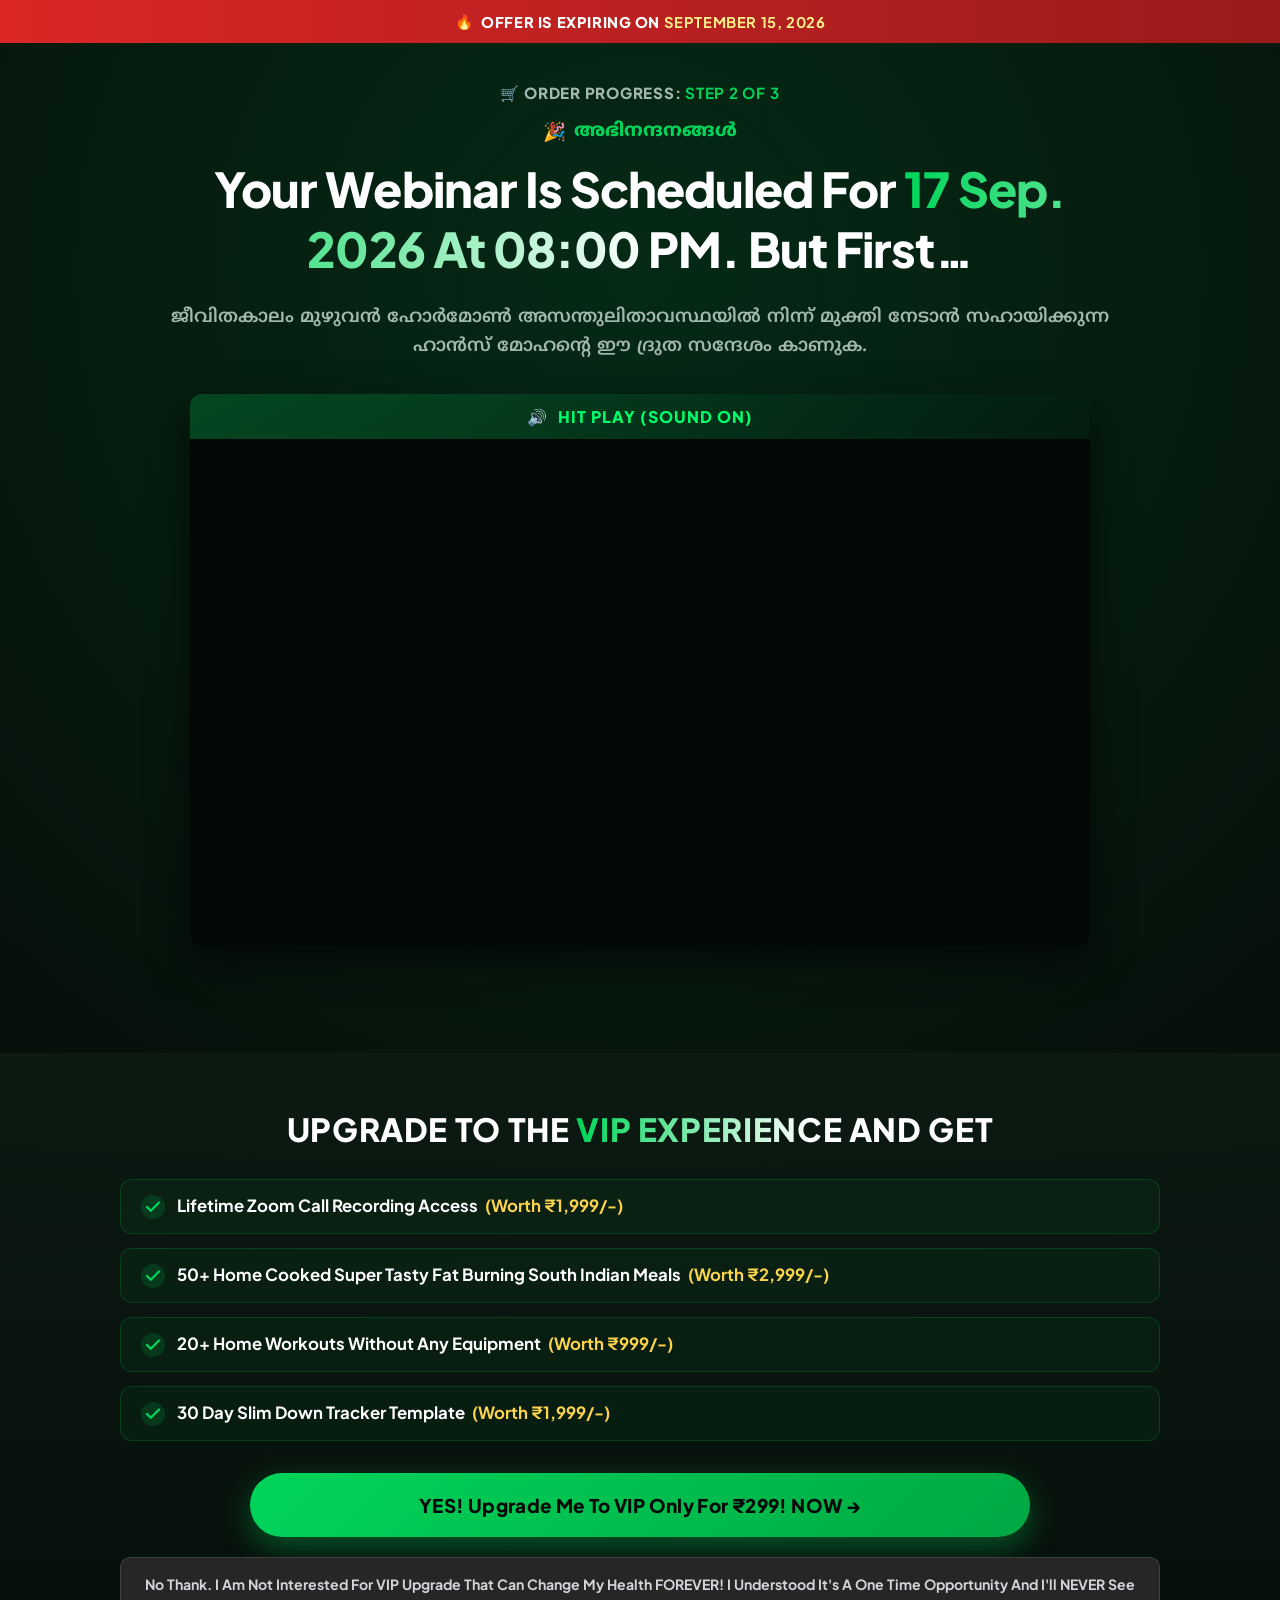
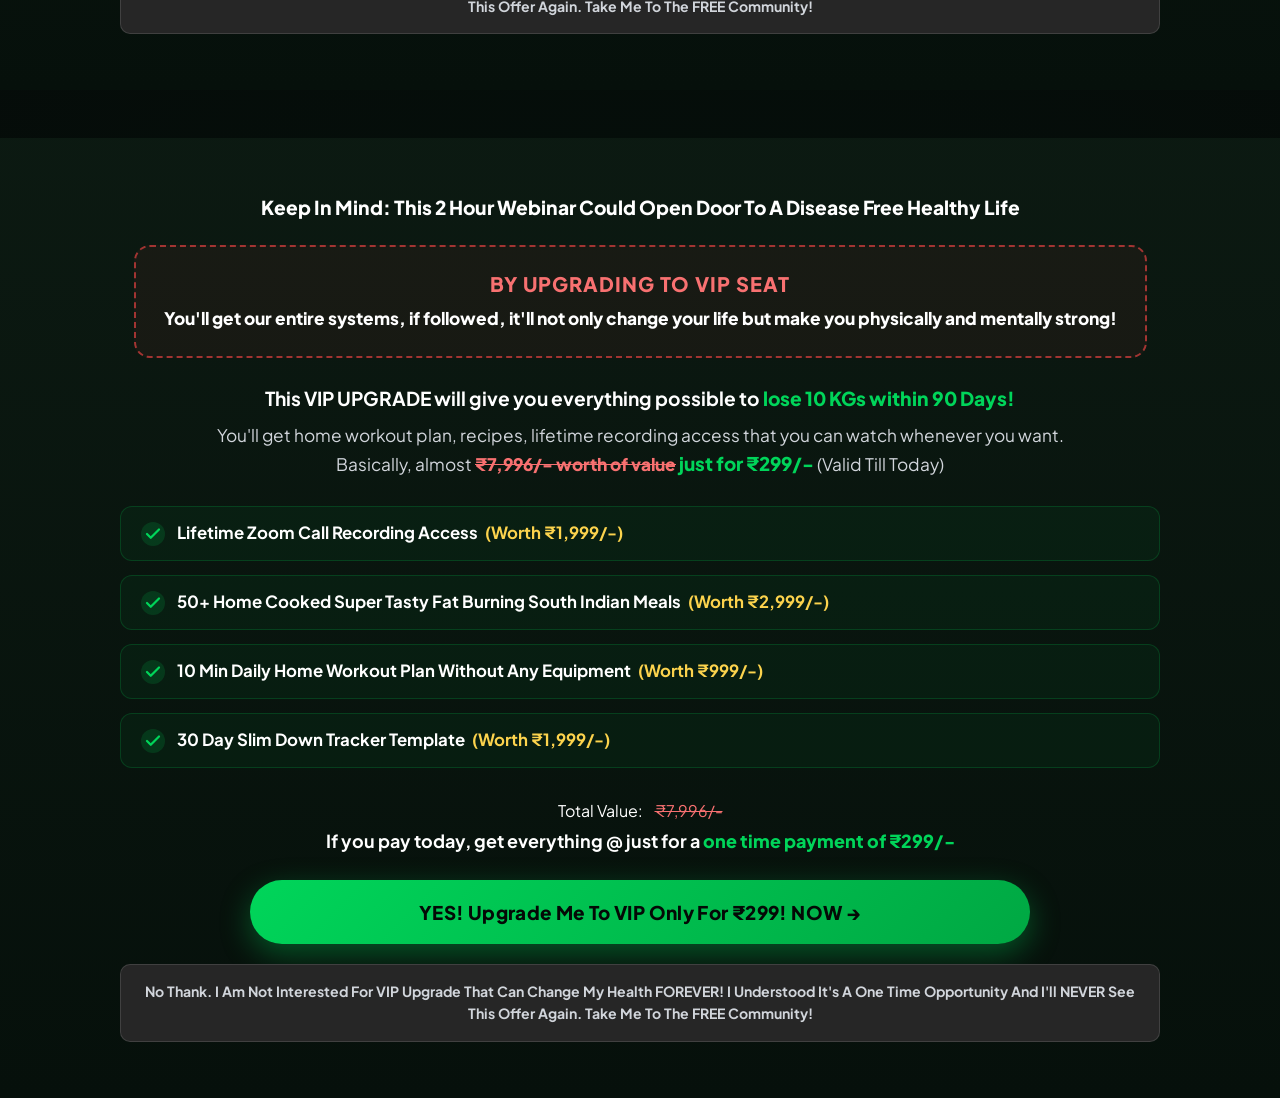
<file: step2.html>
<!DOCTYPE html>
<html lang="ml">
  <head>
    <meta charset="UTF-8" />
    <meta name="viewport" content="width=device-width, initial-scale=1.0" />
    <title>Step 2: Important Message | Level 5 Fitness</title>

    <!-- Google Fonts: Plus Jakarta Sans & Noto Sans Malayalam -->
    <link rel="preconnect" href="https://fonts.googleapis.com" />
    <link rel="preconnect" href="https://fonts.gstatic.com" crossorigin />
    <link
      href="https://fonts.googleapis.com/css2?family=Noto+Sans+Malayalam:wght@400;600;700;800;900&family=Plus+Jakarta+Sans:wght@400;500;600;700;800;900&display=swap"
      rel="stylesheet"
    />

    <!-- Wistia Player Scripts -->
    <script src="https://fast.wistia.com/player.js" async=""></script>
    <script src="https://fast.wistia.com/embed/fj14znc3hy.js" async="" type="module"></script>

    <!-- Main Stylesheet -->
    <link rel="stylesheet" href="style.css" />
  </head>
  <body class="step2-body">
    
    <!-- Top Announcement Expiration Bar -->
    <div class="top-expiration-bar">
      <div class="expiration-content">
        <span class="fire-icon">🔥</span>
        <span>OFFER IS EXPIRING ON <strong class="exp-date">September 15, 2026</strong></span>
      </div>
    </div>

    <!-- Main Page Container -->
    <main class="step2-page-wrapper">
      <div class="step2-content-flow">
        
        <!-- Order Progress Indicator Pill -->
        <div class="order-progress-pill">
          <span>🛒 ORDER PROGRESS: <strong>STEP 2 OF 3</strong></span>
        </div>

        <!-- Celebration Congratulatory Pill Badge -->
        <div class="step2-badge">
          🎉 <span class="malayalam-text">അഭിനന്ദനങ്ങൾ</span>
        </div>

        <!-- Schedule Notification Headline -->
        <h1 class="step2-main-title">
          Your Webinar Is Scheduled For <span class="gradient-accent">17 Sep. 2026 At 08:00 PM</span>. But First…
        </h1>

        <!-- Malayalam Subtitle Text (No Card Container) -->
        <p class="step2-subtitle-malayalam">
          ജീവിതകാലം മുഴുവൻ ഹോർമോൺ അസന്തുലിതാവസ്ഥയിൽ നിന്ന് മുക്തി നേടാൻ സഹായിക്കുന്ന ഹാൻസ് മോഹന്റെ ഈ ദ്രുത സന്ദേശം കാണുക.
        </p>

        <!-- Wistia Video Player Showcase Frame -->
        <div class="video-showcase-wrapper">
          <div class="sound-on-notice">
            <span class="sound-icon">🔊</span>
            <span>Hit Play (Sound On)</span>
          </div>
          <div class="wistia-video-card">
            <wistia-player media-id="fj14znc3hy" aspect="1.7777777777777777" player-color="00d55a"></wistia-player>
        </div>
      </div>
    </main>

    <!-- VIP UPGRADE SECTION (Full Screen Width) -->
    <section class="vip-upgrade-card">
      <div class="vip-card-inner">
        <!-- Section Title -->
        <h2 class="vip-upgrade-title">
          UPGRADE TO THE <span class="gradient-accent">VIP EXPERIENCE</span> AND GET
        </h2>

        <!-- VIP Benefits Checklist List -->
        <div class="vip-checklist-list">
          <div class="vip-check-item">
            <div class="vip-check-icon">
              <svg width="18" height="18" viewBox="0 0 24 24" fill="none" stroke="#00d55a" stroke-width="3" stroke-linecap="round" stroke-linejoin="round">
                <polyline points="20 6 9 17 4 12"></polyline>
              </svg>
            </div>
            <p class="vip-item-text">
              <strong>Lifetime Zoom Call Recording Access</strong> <span class="worth-tag">(Worth ₹1,999/-)</span>
            </p>
          </div>

          <div class="vip-check-item">
            <div class="vip-check-icon">
              <svg width="18" height="18" viewBox="0 0 24 24" fill="none" stroke="#00d55a" stroke-width="3" stroke-linecap="round" stroke-linejoin="round">
                <polyline points="20 6 9 17 4 12"></polyline>
              </svg>
            </div>
            <p class="vip-item-text">
              <strong>50+ Home Cooked Super Tasty Fat Burning South Indian Meals</strong> <span class="worth-tag">(Worth ₹2,999/-)</span>
            </p>
          </div>

          <div class="vip-check-item">
            <div class="vip-check-icon">
              <svg width="18" height="18" viewBox="0 0 24 24" fill="none" stroke="#00d55a" stroke-width="3" stroke-linecap="round" stroke-linejoin="round">
                <polyline points="20 6 9 17 4 12"></polyline>
              </svg>
            </div>
            <p class="vip-item-text">
              <strong>20+ Home Workouts Without Any Equipment</strong> <span class="worth-tag">(Worth ₹999/-)</span>
            </p>
          </div>

          <div class="vip-check-item">
            <div class="vip-check-icon">
              <svg width="18" height="18" viewBox="0 0 24 24" fill="none" stroke="#00d55a" stroke-width="3" stroke-linecap="round" stroke-linejoin="round">
                <polyline points="20 6 9 17 4 12"></polyline>
              </svg>
            </div>
            <p class="vip-item-text">
              <strong>30 Day Slim Down Tracker Template</strong> <span class="worth-tag">(Worth ₹1,999/-)</span>
            </p>
          </div>
        </div>

        <!-- VIP CTA Upgrade Button -->
        <div class="vip-cta-wrapper">
          <a href="https://pages.razorpay.com/pl_Tchsz4tgi8TVvW/view" class="btn-vip-upgrade">
            <span>YES! Upgrade Me To VIP Only For ₹299! NOW →</span>
          </a>
        </div>

        <!-- Decline Downsell Link Button -->
        <div class="vip-decline-wrapper">
          <a href="fest-thankyou.html" class="btn-vip-decline">
            <span>No Thank. I Am Not Interested For VIP Upgrade That Can Change My Health FOREVER! I Understood It's A One Time Opportunity And I'll NEVER See This Offer Again. Take Me To The FREE Community!</span>
          </a>
        </div>
      </div>
    </section>

    <!-- VIP SECONDARY OFFER BREAKDOWN SECTION (Full Screen Width) -->
    <section class="vip-breakdown-card">
      <div class="vip-card-inner">
        <!-- Top Warning Header Banner -->
        <p class="keep-in-mind-headline">
          Keep In Mind: This 2 Hour Webinar Could Open Door To A Disease Free Healthy Life
        </p>

        <!-- Dashed Callout Box -->
        <div class="dashed-warning-box">
          <h3 class="dashed-box-title">BY UPGRADING TO VIP SEAT</h3>
          <p class="dashed-box-desc">
            You'll get our entire systems, if followed, it'll not only change your life but make you physically and mentally strong!
          </p>
        </div>

        <!-- Value Pitch Statements -->
        <p class="vip-pitch-statement">
          This VIP UPGRADE will give you everything possible to <span class="text-emerald">lose 10 KGs within 90 Days!</span>
        </p>

        <p class="vip-value-summary-text">
          You'll get home workout plan, recipes, lifetime recording access that you can watch whenever you want. Basically, almost <span class="strike-value">₹7,996/- worth of value</span> <span class="discount-value">just for ₹299/-</span> (Valid Till Today)
        </p>

        <!-- VIP Benefits Checklist -->
        <div class="vip-checklist-list">
          <div class="vip-check-item">
            <div class="vip-check-icon">
              <svg width="18" height="18" viewBox="0 0 24 24" fill="none" stroke="#00d55a" stroke-width="3" stroke-linecap="round" stroke-linejoin="round">
                <polyline points="20 6 9 17 4 12"></polyline>
              </svg>
            </div>
            <p class="vip-item-text">
              <strong>Lifetime Zoom Call Recording Access</strong> <span class="worth-tag">(Worth ₹1,999/-)</span>
            </p>
          </div>

          <div class="vip-check-item">
            <div class="vip-check-icon">
              <svg width="18" height="18" viewBox="0 0 24 24" fill="none" stroke="#00d55a" stroke-width="3" stroke-linecap="round" stroke-linejoin="round">
                <polyline points="20 6 9 17 4 12"></polyline>
              </svg>
            </div>
            <p class="vip-item-text">
              <strong>50+ Home Cooked Super Tasty Fat Burning South Indian Meals</strong> <span class="worth-tag">(Worth ₹2,999/-)</span>
            </p>
          </div>

          <div class="vip-check-item">
            <div class="vip-check-icon">
              <svg width="18" height="18" viewBox="0 0 24 24" fill="none" stroke="#00d55a" stroke-width="3" stroke-linecap="round" stroke-linejoin="round">
                <polyline points="20 6 9 17 4 12"></polyline>
              </svg>
            </div>
            <p class="vip-item-text">
              <strong>10 Min Daily Home Workout Plan Without Any Equipment</strong> <span class="worth-tag">(Worth ₹999/-)</span>
            </p>
          </div>

          <div class="vip-check-item">
            <div class="vip-check-icon">
              <svg width="18" height="18" viewBox="0 0 24 24" fill="none" stroke="#00d55a" stroke-width="3" stroke-linecap="round" stroke-linejoin="round">
                <polyline points="20 6 9 17 4 12"></polyline>
              </svg>
            </div>
            <p class="vip-item-text">
              <strong>30 Day Slim Down Tracker Template</strong> <span class="worth-tag">(Worth ₹1,999/-)</span>
            </p>
          </div>
        </div>

        <!-- Total Value & Price Callout -->
        <div class="total-value-row">
          <span class="total-val-title">Total Value:</span>
          <span class="total-val-price">₹7,996/-</span>
        </div>

        <p class="pay-today-notice">
          If you pay today, get everything @ just for a <strong class="one-time-tag">one time payment of ₹299/-</strong>
        </p>

        <!-- VIP CTA Upgrade Button -->
        <div class="vip-cta-wrapper">
          <a href="https://pages.razorpay.com/pl_Tchsz4tgi8TVvW/view" class="btn-vip-upgrade">
            <span>YES! Upgrade Me To VIP Only For ₹299! NOW →</span>
          </a>
        </div>

        <!-- Decline Downsell Link Button -->
        <div class="vip-decline-wrapper">
          <a href="fest-thankyou.html" class="btn-vip-decline">
            <span>No Thank. I Am Not Interested For VIP Upgrade That Can Change My Health FOREVER! I Understood It's A One Time Opportunity And I'll NEVER See This Offer Again. Take Me To The FREE Community!</span>
          </a>
        </div>
      </div>
    </section>

    <script src="fest-script.js"></script>
  </body>
</html>
</file>
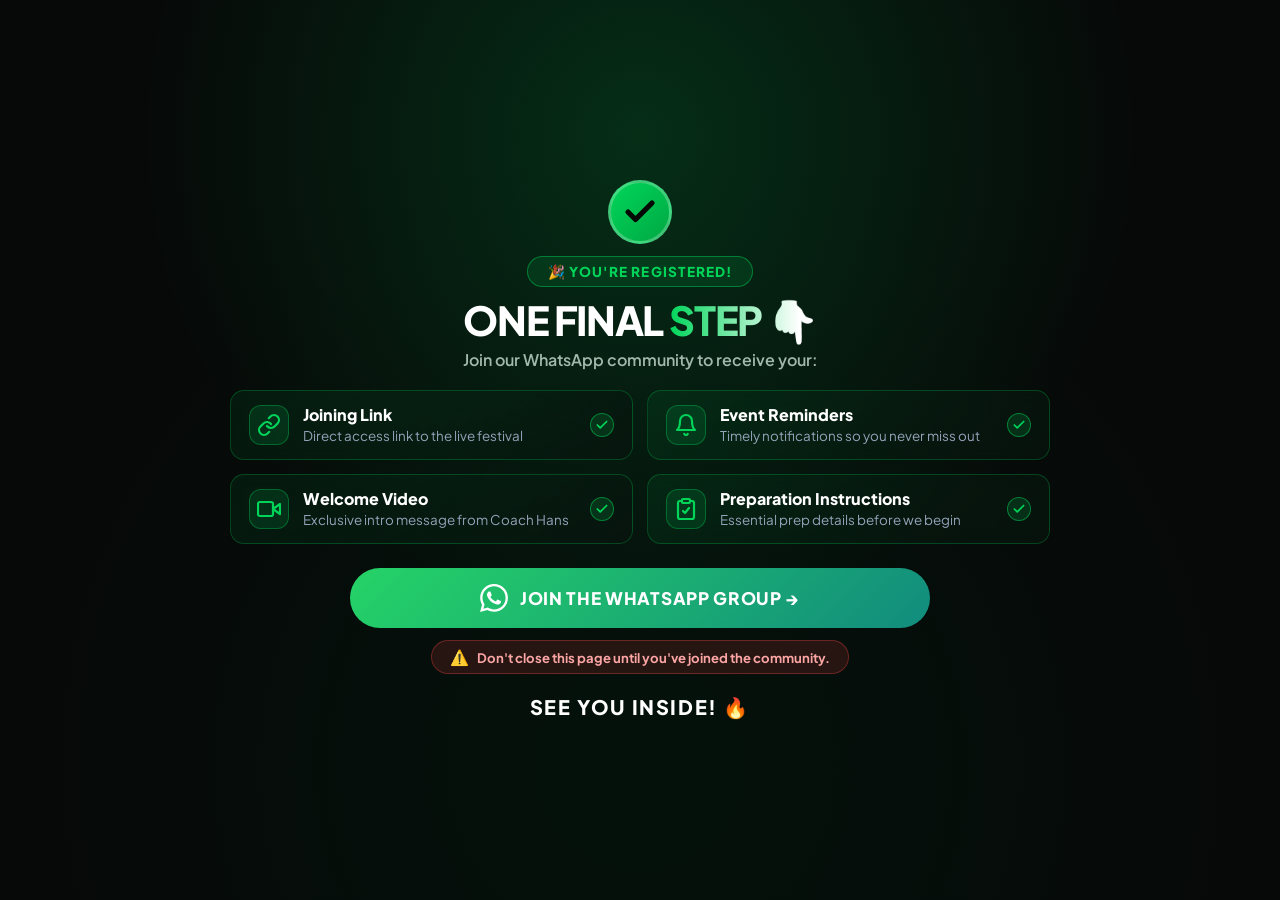
<file: thankyou.html>
<!DOCTYPE html>
<html lang="en">
  <head>
    <meta charset="UTF-8" />
    <meta name="viewport" content="width=device-width, initial-scale=1.0" />
    <title>🎉 You're Registered! | Level 5 Fitness</title>

    <!-- Google Fonts: Plus Jakarta Sans -->
    <link rel="preconnect" href="https://fonts.googleapis.com" />
    <link rel="preconnect" href="https://fonts.gstatic.com" crossorigin />
    <link
      href="https://fonts.googleapis.com/css2?family=Plus+Jakarta+Sans:wght@400;500;600;700;800;900&display=swap"
      rel="stylesheet"
    />

    <!-- Main Stylesheet -->
    <link rel="stylesheet" href="style.css" />
  </head>
  <body class="thankyou-body">
    <!-- THANK-YOU PAGE WRAPPER (OPEN LANDING LAYOUT, NO CARD ENCLOSURE) -->
    <main class="thankyou-page-wrapper">
      <div class="thankyou-content-flow">
        
        <!-- Glowing Checkmark Icon Seal -->
        <div class="success-seal">
          <div class="seal-circle">
            <svg class="seal-check-icon" width="36" height="36" viewBox="0 0 24 24" fill="none" stroke="#040906" stroke-width="3.5" stroke-linecap="round" stroke-linejoin="round">
              <polyline points="20 6 9 17 4 12"></polyline>
            </svg>
          </div>
        </div>

        <!-- Success Pill Badge -->
        <div class="thankyou-badge">
          🎉 YOU'RE REGISTERED!
        </div>

        <!-- Main Headline -->
        <h1 class="thankyou-main-title">
          ONE FINAL <span class="gradient-accent">STEP 👇</span>
        </h1>

        <p class="thankyou-subtitle">
          Join our WhatsApp community to receive your:
        </p>

        <!-- 2x2 Benefits Grid (Upgraded Glass Cards with Vector Icons) -->
        <div class="thankyou-benefits-grid">
          <!-- Benefit 1 -->
          <div class="benefit-item-card">
            <div class="benefit-icon-badge">
              <svg width="24" height="24" viewBox="0 0 24 24" fill="none" stroke="#00d55a" stroke-width="2.2" stroke-linecap="round" stroke-linejoin="round">
                <path d="M10 13a5 5 0 0 0 7.54.54l3-3a5 5 0 0 0-7.07-7.07l-1.72 1.71"></path>
                <path d="M14 11a5 5 0 0 0-7.54-.54l-3 3a5 5 0 0 0 7.07 7.07l1.71-1.71"></path>
              </svg>
            </div>
            <div class="benefit-content">
              <h3 class="benefit-title">Joining Link</h3>
              <p class="benefit-desc">Direct access link to the live festival</p>
            </div>
            <div class="benefit-check-badge">
              <svg width="14" height="14" viewBox="0 0 24 24" fill="none" stroke="#00d55a" stroke-width="3" stroke-linecap="round" stroke-linejoin="round">
                <polyline points="20 6 9 17 4 12"></polyline>
              </svg>
            </div>
          </div>

          <!-- Benefit 2 -->
          <div class="benefit-item-card">
            <div class="benefit-icon-badge">
              <svg width="24" height="24" viewBox="0 0 24 24" fill="none" stroke="#00d55a" stroke-width="2.2" stroke-linecap="round" stroke-linejoin="round">
                <path d="M18 8A6 6 0 0 0 6 8c0 7-3 9-3 9h18s-3-2-3-9"></path>
                <path d="M13.73 21a2 2 0 0 1-3.46 0"></path>
              </svg>
            </div>
            <div class="benefit-content">
              <h3 class="benefit-title">Event Reminders</h3>
              <p class="benefit-desc">Timely notifications so you never miss out</p>
            </div>
            <div class="benefit-check-badge">
              <svg width="14" height="14" viewBox="0 0 24 24" fill="none" stroke="#00d55a" stroke-width="3" stroke-linecap="round" stroke-linejoin="round">
                <polyline points="20 6 9 17 4 12"></polyline>
              </svg>
            </div>
          </div>

          <!-- Benefit 3 -->
          <div class="benefit-item-card">
            <div class="benefit-icon-badge">
              <svg width="24" height="24" viewBox="0 0 24 24" fill="none" stroke="#00d55a" stroke-width="2.2" stroke-linecap="round" stroke-linejoin="round">
                <polygon points="23 7 16 12 23 17 23 7"></polygon>
                <rect x="1" y="5" width="15" height="14" rx="2" ry="2"></rect>
              </svg>
            </div>
            <div class="benefit-content">
              <h3 class="benefit-title">Welcome Video</h3>
              <p class="benefit-desc">Exclusive intro message from Coach Hans</p>
            </div>
            <div class="benefit-check-badge">
              <svg width="14" height="14" viewBox="0 0 24 24" fill="none" stroke="#00d55a" stroke-width="3" stroke-linecap="round" stroke-linejoin="round">
                <polyline points="20 6 9 17 4 12"></polyline>
              </svg>
            </div>
          </div>

          <!-- Benefit 4 -->
          <div class="benefit-item-card">
            <div class="benefit-icon-badge">
              <svg width="24" height="24" viewBox="0 0 24 24" fill="none" stroke="#00d55a" stroke-width="2.2" stroke-linecap="round" stroke-linejoin="round">
                <path d="M16 4h2a2 2 0 0 1 2 2v14a2 2 0 0 1-2 2H6a2 2 0 0 1-2-2V6a2 2 0 0 1 2-2h2"></path>
                <rect x="8" y="2" width="8" height="4" rx="1" ry="1"></rect>
                <polyline points="9 14 11 16 15 11"></polyline>
              </svg>
            </div>
            <div class="benefit-content">
              <h3 class="benefit-title">Preparation Instructions</h3>
              <p class="benefit-desc">Essential prep details before we begin</p>
            </div>
            <div class="benefit-check-badge">
              <svg width="14" height="14" viewBox="0 0 24 24" fill="none" stroke="#00d55a" stroke-width="3" stroke-linecap="round" stroke-linejoin="round">
                <polyline points="20 6 9 17 4 12"></polyline>
              </svg>
            </div>
          </div>
        </div>

        <!-- WhatsApp Action Block (No Boxed Card) -->
        <div class="whatsapp-action-block">
          <a href="https://chat.whatsapp.com/" target="_blank" class="btn-whatsapp-hero">
            <svg class="whatsapp-icon" width="28" height="28" viewBox="0 0 24 24" fill="currentColor">
              <path d="M.057 24l1.687-6.163c-1.041-1.804-1.588-3.849-1.587-5.946.003-6.556 5.338-11.891 11.893-11.891 3.181.001 6.167 1.24 8.413 3.488 2.245 2.248 3.481 5.236 3.48 8.414-.003 6.557-5.338 11.892-11.893 11.892-1.99-.001-3.951-.5-5.688-1.448l-6.305 1.654zm6.597-3.807c1.676.995 3.276 1.591 5.392 1.592 5.448 0 9.886-4.434 9.889-9.885.002-5.462-4.415-9.89-9.881-9.892-5.452 0-9.887 4.434-9.889 9.884-.001 2.225.651 3.891 1.746 5.634l-.999 3.648 3.742-.981zm11.387-5.464c-.074-.124-.272-.198-.57-.347-.297-.149-1.758-.868-2.031-.967-.272-.099-.47-.149-.669.149-.198.297-.768.967-.941 1.165-.173.198-.347.223-.644.074-.297-.149-1.255-.462-2.39-1.475-.883-.788-1.48-1.761-1.653-2.059-.173-.297-.018-.458.13-.606.134-.133.297-.347.446-.521.151-.172.2-.296.3-.495.099-.198.05-.372-.025-.521-.075-.148-.669-1.611-.916-2.206-.242-.579-.487-.501-.669-.51l-.57-.01c-.198 0-.52.074-.792.372s-1.04 1.016-1.04 2.479 1.065 2.876 1.213 3.074c.149.198 2.095 3.2 5.076 4.487.709.306 1.263.489 1.694.626.712.226 1.36.194 1.872.118.571-.085 1.758-.719 2.006-1.413.248-.695.248-1.29.173-1.414z"/>
            </svg>
            <span>JOIN THE WHATSAPP GROUP →</span>
          </a>

          <!-- Warning Notice -->
          <div class="dont-close-pill">
            <span class="warn-icon">⚠️</span>
            <span>Don't close this page until you've joined the community.</span>
          </div>
        </div>

        <!-- Hype Footer Statement -->
        <div class="thankyou-footer-hype">
          SEE YOU INSIDE! 🔥
        </div>

      </div>
    </main>

    <script src="script.js"></script>
  </body>
</html>
</file>
<file: style.css>
/* ==========================================================================
   Level 5 Fitness - Fat Loss Coaching (Responsive 2-Column Hero Section)
   ========================================================================== */

:root {
  --bg-dark: #060908;
  --token-41402d7e-10ef-47ba-9616-98a814e4d4fe: #00d55a;
  --token-43913031-335a-4f87-8d69-23ffc3eeb97a: #002614;
  --token-a4487852-5aec-4622-a28e-ed763882daa6: #000000;
  --emerald-primary: #00d55a;
  --emerald-glow: rgba(0, 213, 90, 0.4);

  --text-main: #ffffff;
  --text-muted: #a1a1aa;
  --font-family:
    "Plus Jakarta Sans", -apple-system, BlinkMacSystemFont, "Segoe UI", Roboto,
    sans-serif;
}

* {
  margin: 0;
  padding: 0;
  box-sizing: border-box;
}

html,
body {
  background-color: var(--bg-dark);
  color: var(--text-main);
  font-family: var(--font-family);
  overflow-x: hidden;
  max-width: 100%;
  width: 100%;
  -webkit-font-smoothing: antialiased;
}

/* ==========================================================================
   Hero Section & Full-Cover Background Fitting
   ========================================================================== */

.hero-section {
  position: relative;
  min-height: 100vh;
  width: 100%;
  display: flex;
  align-items: center;
  justify-content: center;
  overflow: hidden;
  background-color: var(--bg-dark);
}

.hero-bg-image {
  position: absolute;
  top: 0;
  left: 0;
  width: 100%;
  height: 100%;
  object-fit: cover;
  object-position: center top;
  pointer-events: none;
  z-index: 0;
  opacity: 0.55;
}

.hero-bg-overlay {
  position: absolute;
  top: 0;
  left: 0;
  width: 100%;
  height: 100%;
  pointer-events: none;
  z-index: 1;
  background:
    linear-gradient(
      to right,
      rgba(6, 9, 8, 0.95) 0%,
      rgba(6, 9, 8, 0.5) 45%,
      rgba(6, 9, 8, 0.2) 75%,
      rgba(6, 9, 8, 0.85) 100%
    ),
    linear-gradient(
      to bottom,
      rgba(6, 9, 8, 0.2) 0%,
      rgba(6, 9, 8, 0.4) 60%,
      rgba(6, 9, 8, 0.98) 98%
    );
}

/* ==========================================================================
   2-Column Split Container
   ========================================================================== */

.hero-container {
  position: relative;
  z-index: 5;
  max-width: 1320px;
  width: 100%;
  margin: 0 auto;
  padding: 40px 32px 10px 32px;
}

.hero-split-layout {
  display: grid;
  grid-template-columns: 1.25fr 0.75fr;
  gap: 36px;
  align-items: end;
}

.hero-content-col {
  display: flex;
  flex-direction: column;
  align-items: flex-start;
  text-align: left;
}

.hero-image-col {
  display: flex;
  justify-content: center;
  align-items: flex-end;
  height: 100%;
}

/* ==========================================================================
   Pre-Headline Event Badge
   ========================================================================== */

.badge-stack {
  display: flex;
  align-items: flex-start;
  margin-bottom: 18px;
}

.event-badge {
  display: inline-flex;
  align-items: center;
  gap: 8px;
  background: rgba(4, 16, 11, 0.88);
  border: 1.5px solid #00d55a;
  padding: 8px 22px;
  border-radius: 100px;
  font-size: 0.85rem;
  font-weight: 800;
  letter-spacing: 0.05em;
  box-shadow:
    0 0 20px rgba(0, 213, 90, 0.4),
    inset 0 0 15px rgba(0, 213, 90, 0.25);
  backdrop-filter: blur(12px);
}

.red-live-dot {
  width: 10px;
  height: 10px;
  border-radius: 50%;
  background: #e11d48;
  box-shadow: 0 0 8px #e11d48;
  display: inline-block;
  margin-right: 2px;
}

.badge-text-green {
  color: #00d55a;
  font-weight: 800;
}

.badge-text-white {
  color: #ffffff;
  font-weight: 800;
}

/* ==========================================================================
   Main Headline Typography
   ========================================================================== */

.hero-headline {
  font-size: clamp(1.8rem, 2.6vw, 2.7rem);
  line-height: 1.22;
  font-weight: 800;
  letter-spacing: -0.02em;
  color: #ffffff;
  margin-bottom: 18px;
  text-align: left;
}

.gradient-accent {
  background: linear-gradient(
    90deg,
    var(--token-41402d7e-10ef-47ba-9616-98a814e4d4fe, rgb(0, 213, 90)) 0%,
    rgb(255, 255, 255) 88%
  );
  -webkit-background-clip: text;
  -webkit-text-fill-color: transparent;
}

.headline-subtext {
  color: rgba(255, 255, 255, 0.95);
  font-weight: 800;
}

/* Subheadline Description */
.hero-description {
  font-size: 1.05rem;
  line-height: 1.55;
  color: var(--text-muted);
  max-width: 580px;
  margin: 0 0 22px 0;
  font-weight: 500;
  text-align: left;
}

/* ==========================================================================
   Feature Pills Grid
   ========================================================================== */

.feature-pills-grid {
  display: flex;
  align-items: center;
  justify-content: flex-start;
  gap: 22px;
  flex-wrap: wrap;
  margin-top: 4px;
  margin-bottom: 0;
}

.pill-item {
  display: inline-flex;
  align-items: center;
  gap: 10px;
  background: transparent;
  border: none;
  padding: 0;
  border-radius: 0;
  backdrop-filter: none;
  box-shadow: none;
  transition: transform 0.2s ease;
}

.pill-item:hover {
  background: transparent;
  border-color: transparent;
  transform: translateY(-1px);
  box-shadow: none;
}

.icon-badge {
  display: flex;
  align-items: center;
  justify-content: center;
  width: 32px;
  height: 32px;
  border-radius: 50%;
  background: rgba(0, 213, 90, 0.12);
  border: 1px solid rgba(0, 213, 90, 0.35);
  box-shadow: inset 0 0 10px rgba(0, 213, 90, 0.15);
  flex-shrink: 0;
}

.pill-text {
  font-size: 0.92rem;
  font-weight: 700;
  color: #f3f4f6;
  letter-spacing: -0.01em;
}

/* ==========================================================================
   Ticket Pass Section (Positioned Below Hero Section)
   ========================================================================== */

.ticket-section {
  width: 100%;
  padding: 50px 24px;
  background-color: var(--bg-dark);
  display: flex;
  justify-content: center;
  align-items: center;
  position: relative;
  z-index: 10;
  border-top: 1px solid rgba(255, 255, 255, 0.05);
}

.ticket-container {
  max-width: 1320px;
  width: 100%;
  display: flex;
  justify-content: center;
  align-items: center;
}

/* ==========================================================================
   Exact Event Ticket Pass (Black & White Scalloped Ticket)
   ========================================================================== */

.ticket-wrapper-exact {
  position: absolute;
  bottom: 0px;
  z-index: 30;
  width: 100%;
  max-width: 460px;
  margin-bottom: 0;
  filter: drop-shadow(0 20px 45px rgba(0, 0, 0, 0.95));
  transition: transform 0.3s ease;
}

.gradient-ticket {
  color: #00d55a !important;
  font-weight: 800;
}

.ticket-wrapper-exact:hover {
  transform: translateY(-3px);
}

.ticket-frame {
  display: flex;
  position: relative;
  align-items: stretch;
}

.scallop-side {
  width: 10px;
  flex-shrink: 0;
  background-color: #ffffff;
  background-size: 10px 14px;
  background-repeat: repeat-y;
}

.scallop-left {
  background-image: radial-gradient(
    circle at -3px 7px,
    #000000 5px,
    #ffffff 5.5px
  );
}

.scallop-right {
  background-image: radial-gradient(
    circle at 13px 7px,
    #000000 5px,
    #ffffff 5.5px
  );
}

.ticket-body-left {
  flex: 3;
  background: #ffffff;
  color: #000000;
  display: flex;
  align-items: center;
  padding: 12px 14px 12px 8px;
  gap: 12px;
}

.ticket-vertical-barcode {
  display: flex;
  align-items: center;
  justify-content: center;
  padding-right: 8px;
  border-right: 1.5px solid #e5e7eb;
}

.ticket-center-content {
  display: flex;
  flex-direction: column;
  align-items: center;
  text-align: center;
  flex: 1;
}

.exact-ticket-title {
  font-family: "Plus Jakarta Sans", sans-serif;
  font-size: 0.72rem;
  font-weight: 900;
  letter-spacing: 0.05em;
  color: #374151;
  margin-bottom: 2px;
  line-height: 1.15;
  text-transform: uppercase;
}

.ticket-brand-line {
  white-space: nowrap;
  display: block;
  margin-bottom: 8px;
}

.ticket-year {
  font-size: 1.1rem;
  font-weight: 900;
  letter-spacing: 0.12em;
  color: #000000;
  display: inline-block;
  margin-top: 2px;
}

.ticket-icon {
  display: inline-block;
  vertical-align: -1px;
  flex-shrink: 0;
}

.exact-ticket-date {
  font-size: 1.2rem;
  font-weight: 800;
  color: #111827;
  margin-bottom: 3px;
  display: flex;
  align-items: center;
  justify-content: center;
  gap: 5px;
}

.exact-ticket-time {
  font-size: 1.2rem;
  font-weight: 800;
  color: #000000;
  text-transform: uppercase;
  margin-bottom: 8px;
  display: flex;
  align-items: center;
  justify-content: center;
  gap: 5px;
}

.exact-ticket-price-group {
  display: flex;
  flex-direction: column;
  align-items: center;
  margin-bottom: 8px;
  line-height: 1.1;
}

.exact-price-label {
  font-size: 0.5rem;
  font-weight: 800;
  letter-spacing: 0.1em;
  color: #6b7280;
}

.exact-price-val {
  font-size: 1.16rem;
  font-weight: 900;
  color: #000000;
}

.gradient-ticket {
  background: linear-gradient(
    90deg,
    var(--token-41402d7e-10ef-47ba-9616-98a814e4d4fe, rgb(0, 213, 90)) 0%,
    rgb(0, 32, 20) 88%
  );
  -webkit-background-clip: text;
  -webkit-text-fill-color: transparent;
}

.exact-ticket-footer {
  margin-top: 8px;
  font-size: 0.7rem;
  font-weight: 800;
  letter-spacing: 0.06em;
  color: #374151;
  text-transform: uppercase;
  white-space: nowrap;
}

.perforated-divider {
  width: 1px;
  background: #ffffff;
  position: relative;
  display: flex;
  align-items: center;
  justify-content: center;
}

.perforated-divider::after {
  content: "";
  position: absolute;
  top: 0;
  bottom: 0;
  width: 0;
  border-left: 2px dashed #000000;
  z-index: 2;
}

.ticket-body-right {
  flex: 1.5;
  background: #ffffff;
  color: #000000;
  padding: 12px 10px;
  display: flex;
  flex-direction: column;
  align-items: center;
  text-align: center;
}

.stub-welcome {
  font-size: 0.5rem;
  font-weight: 800;
  letter-spacing: 0.14em;
  color: #4b5563;
}

.stub-admit-exact {
  font-size: 0.95rem;
  font-weight: 900;
  letter-spacing: 0.1em;
  color: #000000;
  line-height: 1.1;
  margin-bottom: 3px;
}

.stub-date-exact {
  font-size: 0.7rem;
  font-weight: 800;
  color: #111827;
  margin-bottom: 3px;
}

.stub-detail-line {
  font-size: 0.52rem;
  font-weight: 800;
  color: #374151;
  letter-spacing: 0.05em;
  text-transform: uppercase;
}

.zoom {
  width: 60px;
  height: 60px;
  object-fit: contain;
  border-radius: 50%;
  display: inline-block;
  vertical-align: middle;
  box-shadow: 0 2px 8px rgba(45, 140, 255, 0.35);
  margin-top: 2px;
}

.stub-horizontal-barcode {
  margin-top: 8px;
}

/* ==========================================================================
   Coach Image Showcase
   ========================================================================== */

.coach-wrapper {
  position: relative;
  margin: 0;
  display: flex;
  justify-content: center;
  align-items: flex-end;
  width: 100%;
}

.coach-glow {
  position: absolute;
  bottom: 20px;
  left: 50%;
  transform: translateX(-50%);
  width: 500px;
  height: 500px;
  background: radial-gradient(
    circle,
    rgba(0, 213, 90, 0.45) 0%,
    rgba(0, 213, 90, 0.12) 55%,
    transparent 75%
  );
  filter: blur(45px);
  pointer-events: none;
  z-index: 0;
}

.coach-image {
  position: relative;
  z-index: 2;
  max-height: 850px;
  width: auto;
  max-width: 130%;
  object-fit: contain;
  filter: drop-shadow(0 25px 50px rgba(0, 0, 0, 0.9));
  transform: translateY(-20px);
  -webkit-mask-image: linear-gradient(to bottom, black 90%, transparent 100%);
  mask-image: linear-gradient(to bottom, black 90%, transparent 100%);
}

/* ==========================================================================
   Primary Call To Action Button
   ========================================================================== */

.cta-wrapper {
  display: flex;
  justify-content: flex-start;
  width: 100%;
  margin-bottom: 22px;
}

.btn-hero-cta {
  position: relative;
  display: inline-flex;
  align-items: center;
  justify-content: center;
  gap: 14px;
  width: 100%;
  max-width: 460px;
  background: linear-gradient(135deg, #00e664 0%, #00b84d 100%);
  color: #040906;
  font-size: 1.08rem;
  font-weight: 900;
  letter-spacing: 0.01em;
  padding: 16px 32px;
  border-radius: 100px;
  text-decoration: none;
  border: 1.5px solid rgba(255, 255, 255, 0.3);
  box-shadow: none;
  transition: all 0.25s cubic-bezier(0.4, 0, 0.2, 1);
  overflow: hidden;
  text-align: center;
}

.cta-text {
  text-align: center;
}

.btn-hero-cta:hover {
  transform: translateY(-2px) scale(1.025);
  background: linear-gradient(135deg, #24f27d 0%, #00c954 100%);
  box-shadow: none;
}

.cta-arrow-badge {
  display: flex;
  align-items: center;
  justify-content: center;
  width: 32px;
  height: 32px;
  border-radius: 50%;
  background: rgba(4, 9, 6, 0.18);
  transition:
    transform 0.25s ease,
    background 0.25s ease;
  flex-shrink: 0;
}

.btn-hero-cta:hover .cta-arrow-badge {
  transform: translateX(4px);
  background: rgba(4, 9, 6, 0.3);
}

.cta-live-dot {
  animation: pulse-dot 1.5s infinite;
  margin-right: 0;
}

@keyframes pulse-dot {
  0% {
    opacity: 1;
    transform: scale(1);
  }
  50% {
    opacity: 0.4;
    transform: scale(0.85);
    opacity: 0.4;
  }
  100% {
    opacity: 1;
    transform: scale(1);
  }
}

.cta-arrow {
  transition: transform 0.2s ease;
}

.btn-hero-cta:hover .cta-arrow {
  transform: translateX(5px);
}

/* ==========================================================================
   Section 2: Community & Transformations Section
   ========================================================================== */

.transformations-section {
  position: relative;
  width: 100%;
  padding: 85px 24px 90px 24px;
  background-color: #060908;
}

.section-container {
  max-width: 1140px;
  width: 100%;
  margin: 0 auto;
  display: flex;
  flex-direction: column;
  align-items: center;
  text-align: center;
}

.section-header {
  display: flex;
  flex-direction: column;
  align-items: center;
  margin-bottom: 44px;
}

.community-badge {
  display: inline-flex;
  align-items: center;
  gap: 8px;
  background: rgba(4, 18, 12, 0.88);
  border: 1.5px solid #00d55a;
  padding: 8px 22px;
  border-radius: 100px;
  font-size: 0.85rem;
  font-weight: 800;
  letter-spacing: 0.05em;
  margin-bottom: 20px;
  box-shadow:
    0 0 20px rgba(0, 213, 90, 0.4),
    inset 0 0 15px rgba(0, 213, 90, 0.25);
  backdrop-filter: blur(12px);
}

.badge-count-green {
  color: #00d55a;
  font-weight: 900;
}

.badge-label-white {
  color: #ffffff;
  font-weight: 800;
}

.heart-emoji {
  font-size: 0.95rem;
  display: inline-block;
}

.section-title {
  font-size: clamp(1.7rem, 2.8vw, 2.3rem);
  font-weight: 900;
  line-height: 1.2;
  letter-spacing: -0.02em;
  color: #ffffff;
  margin-bottom: 18px;
  text-transform: none;
}

.sub-headline-pills {
  display: flex;
  align-items: center;
  justify-content: center;
  gap: 12px;
  flex-wrap: wrap;
  font-size: 1.1rem;
  font-weight: 700;
  color: var(--text-muted);
}

.sub-pill {
  color: #e5e7eb;
}

.sub-pill-dot {
  color: #00d55a;
  font-weight: 900;
}

/* Transformations Grid */
.transformations-grid {
  display: grid;
  grid-template-columns: repeat(3, 1fr);
  gap: 24px;
  width: 100%;
  margin-bottom: 48px;
}

.transform-card {
  position: relative;
  background: linear-gradient(180deg, #0b1410 0%, #060908 100%);
  border: 1.5px solid rgba(0, 213, 90, 0.35);
  border-radius: 24px;
  overflow: hidden;
  box-shadow:
    0 20px 45px rgba(0, 0, 0, 0.8),
    0 0 25px rgba(0, 213, 90, 0.12);
}

.ba-slider-container {
  position: relative;
  width: 100%;
  aspect-ratio: 3 / 4;
  background: #040806;
  overflow: hidden;
  user-select: none;
  touch-action: pan-y;
}

.ba-before-layer,
.ba-after-layer {
  position: absolute;
  top: 0;
  left: 0;
  width: 100%;
  height: 100%;
  overflow: hidden;
}

.ba-after-layer {
  clip-path: inset(0 0 0 50%);
  z-index: 2;
}

.ba-img-before,
.ba-img-after {
  width: 100%;
  height: 100%;
  object-fit: cover;
  object-position: center;
  display: block;
}

/* Floating BEFORE / AFTER Tags */
.ba-tag {
  position: absolute;
  top: 14px;
  padding: 5px 14px;
  border-radius: 100px;
  font-size: 0.7rem;
  font-weight: 800;
  letter-spacing: 0.08em;
  z-index: 10;
  pointer-events: none;
}

.ba-tag-before {
  left: 14px;
  background: rgba(6, 9, 8, 0.85);
  color: #e5e7eb;
  border: 1px solid rgba(255, 255, 255, 0.25);
  backdrop-filter: blur(10px);
}

.ba-tag-after {
  right: 14px;
  background: linear-gradient(
    45deg,
    var(--token-43913031-335a-4f87-8d69-23ffc3eeb97a, #002614) 0%,
    #00522c 100%
  );
  color: #ffffff;
}

/* Divider Handle */
.ba-handle {
  position: absolute;
  top: 0;
  bottom: 0;
  left: 50%;
  transform: translateX(-50%);
  z-index: 15;
  pointer-events: none;
  display: flex;
  align-items: center;
  justify-content: center;
}

.ba-line {
  position: absolute;
  top: 0;
  bottom: 0;
  width: 2px;
  background: #ffffff;
  box-shadow: 0 0 8px rgba(255, 255, 255, 0.8);
}

.ba-capsule-handle {
  position: relative;
  z-index: 2;
  width: 25px;
  height: 44px;
  border-radius: 100px;
  background: linear-gradient(180deg, #ffffff 0%, #d4d4d4 50%, #aeaeae 100%);
  border: 1.5px solid #ffffff;
  display: flex;
  align-items: center;
  justify-content: center;
  box-shadow:
    0 4px 14px rgba(0, 0, 0, 0.65),
    inset 0 2px 3px rgba(255, 255, 255, 0.95),
    inset 0 -2px 4px rgba(0, 0, 0, 0.3);
}

/* Native Range Input Overlay for Dragging */
.ba-range-input {
  position: absolute;
  top: 0;
  left: 0;
  width: 100%;
  height: 100%;
  opacity: 0;
  cursor: ew-resize;
  z-index: 20;
  margin: 0;
  -webkit-tap-highlight-color: transparent;
}

/* Option 2: Dual-Tone Glassmorphism Floating Pill Overlay */
.result-badge-floating {
  position: absolute;
  bottom: 16px;
  left: 50%;
  transform: translateX(-50%);
  display: inline-flex;
  align-items: center;
  justify-content: center;
  gap: 10px;
  background: rgba(4, 18, 12, 0.82);

  padding: 8px 24px;
  border-radius: 100px;
  white-space: nowrap;
  backdrop-filter: blur(14px);
  -webkit-backdrop-filter: blur(14px);

  z-index: 10;
  pointer-events: none;
}

.result-val-green {
  color: #00d55a;
  font-weight: 700;
  font-size: 1rem;
  letter-spacing: 0.03em;
}

.result-divider {
  color: rgba(255, 255, 255, 0.4);
  font-size: 0.85rem;
}

.result-time-white {
  color: #ffffff;
  font-weight: 700;
  font-size: 0.9rem;
  letter-spacing: 0.05em;
}

.section-cta-wrapper {
  display: flex;
  justify-content: center;
  width: 100%;
}

/* ==========================================================================
   Responsive Breakpoints (Desktop view > 1024px remains 100% UNTOUCHED)
   ========================================================================== */

@media (max-width: 1024px) {
  .hero-section {
    min-height: auto;
    padding: 50px 0 40px 0;
  }

  .hero-split-layout {
    grid-template-columns: 1fr;
    gap: 32px;
  }

  .hero-content-col {
    align-items: center;
    text-align: center;
    padding-bottom: 0;
  }

  .badge-stack {
    align-items: center;
    justify-content: center;
    width: 100%;
  }

  .hero-headline {
    text-align: center;
    font-size: clamp(1.8rem, 4vw, 2.4rem);
  }

  .hero-description {
    text-align: center;
    font-size: 1rem;
    max-width: 600px;
    margin-left: auto;
    margin-right: auto;
  }

  .feature-pills-grid {
    justify-content: center;
  }

  .cta-wrapper {
    justify-content: center;
    width: 100%;
  }

  .coach-wrapper {
    flex-direction: column;
    align-items: center;
    margin-top: 10px;
  }

  .coach-image {
    max-height: 480px;
    max-width: 100%;
    transform: translateY(0);
  }

  .ticket-wrapper-exact {
    position: relative;
    top: auto;
    left: auto;
    right: auto;
    bottom: auto;
    margin: 16px auto 0 auto;
    max-width: 440px;
    width: 100%;
    z-index: 30;
  }
}

@media (max-width: 640px) {
  .hero-section {
    padding: 0 0 20px 0;
    width: 100%;
    max-width: 100vw;
    overflow-x: hidden;
  }

  .hero-container {
    padding-top: 54px;
    padding-left: 16px;
    padding-right: 16px;
    width: 100%;
    max-width: 100%;
    box-sizing: border-box;
  }

  .hero-content-col {
    width: 100%;
    max-width: 100%;
    box-sizing: border-box;
  }

  .badge-stack {
    position: absolute;
    top: 0;
    left: 0;
    right: 0;
    width: 100%;
    z-index: 20;
    margin: 0;
    padding: 0;
    display: flex;
    justify-content: center;
  }

  .event-badge {
    width: 100%;
    max-width: 100%;
    box-sizing: border-box;
    display: flex;
    justify-content: center;
    align-items: center;
    gap: 8px;
    background: linear-gradient(180deg, #052c19 0%, #02170d 100%);
    border: none;
    border-bottom: 1.5px solid #00d55a;
    padding: 12px 16px;
    border-radius: 0 0 20px 20px;
    font-size: 0.84rem;
    font-weight: 900;
    letter-spacing: 0.04em;
    box-shadow: 0 8px 25px rgba(0, 0, 0, 0.85);
    text-transform: uppercase;
  }

  .hero-headline {
    font-size: clamp(1.32rem, 5.2vw, 1.65rem);
    line-height: 1.32;
    max-width: 100%;
    word-break: break-word;
    overflow-wrap: break-word;
  }

  .inline-heart-icon {
    width: 18px;
    height: 18px;
  }

  .hero-description {
    font-size: 0.92rem;
    line-height: 1.48;
    max-width: 100%;
  }

  .feature-pills-grid {
    display: flex;
    flex-direction: row;
    flex-wrap: nowrap;
    justify-content: space-between;
    align-items: center;
    gap: 6px;
    width: 100%;
    max-width: 100%;
    box-sizing: border-box;
  }

  .pill-item {
    display: flex;
    align-items: center;
    gap: 6px;
    flex: 1;
    justify-content: center;
    min-width: 0;
  }

  .pill-item .icon-badge {
    width: 26px;
    height: 26px;
    flex-shrink: 0;
  }

  .pill-item .icon-badge svg {
    width: 13px;
    height: 13px;
  }

  .pill-text {
    font-size: 0.82rem;
    line-height: 1.2;
    white-space: normal;
    text-align: left;
    max-width: 95px;
    word-break: break-word;
    font-weight: 700;
  }

  .btn-hero-cta {
    width: 100%;
    max-width: 100%;
    box-sizing: border-box;
    justify-content: center;
    gap: 12px;
    font-size: 0.94rem;
    padding: 15px 16px;
  }

  .cta-text {
    font-size: 0.92rem;
  }

  .cta-arrow-badge {
    width: 28px;
    height: 28px;
  }

  .coach-image {
    max-height: 350px;
    max-width: 100%;
    transform: translateY(-25px);
  }

  .ticket-wrapper-exact {
    max-width: 100%;
    margin-top: -60px;
    margin-bottom: 20px;
    box-sizing: border-box;
    position: relative;
    z-index: 30;
  }

  .ticket-body-left {
    padding: 8px 6px;
    gap: 6px;
  }

  .ticket-vertical-barcode {
    padding-right: 4px;
  }

  .exact-ticket-title {
    font-size: 0.6rem;
  }

  .exact-ticket-date,
  .exact-ticket-time {
    font-size: 0.88rem;
  }

  .exact-price-val {
    font-size: 0.88rem;
  }

  .stub-admit-exact {
    font-size: 0.75rem;
  }

  /* Section 2 Mobile Styles */
  .transformations-section {
    padding: 50px 16px 60px 16px;
  }

  .transformations-grid {
    grid-template-columns: 1fr;
    gap: 20px;
    margin-bottom: 36px;
  }

  .section-header {
    margin-bottom: 32px;
  }

  .community-badge {
    font-size: 0.78rem;
    padding: 6px 18px;
    margin-bottom: 14px;
  }

  .section-title {
    font-size: clamp(1.35rem, 4.5vw, 1.75rem);
    margin-bottom: 12px;
  }

  .sub-headline-pills {
    font-size: 0.88rem;
    gap: 8px;
  }

  .transform-img-wrapper {
    min-height: 250px;
  }

  .result-badge-floating {
    font-size: 0.82rem;
    padding: 6px 18px;
    bottom: 12px;
  }
}

@media (max-width: 400px) {
  .hero-headline {
    font-size: 1.4rem;
    margin-top: 10px;
  }

  .feature-pills-grid {
    gap: 4px;
  }

  .pill-item {
    gap: 4px;
  }

  .pill-text {
    font-size: 0.72rem;
    line-height: 1.15;
    max-width: 82px;
  }

  .pill-item .icon-badge {
    width: 20px;
    height: 20px;
  }

  .pill-item .icon-badge svg {
    width: 10px;
    height: 10px;
  }

  .ticket-wrapper-exact {
    transform: scale(0.9);
    transform-origin: center top;
  }

  .btn-hero-cta {
    padding: 12px 10px;
  }

  .cta-text {
    font-size: 0.78rem;
  }

  .cta-arrow-badge {
    width: 24px;
    height: 24px;
  }
}

/* ==========================================================================
   Section 3: Problem / Pain Section
   ========================================================================== */

.pain-section {
  position: relative;
  width: 100%;
  padding: 5px 24px 90px 24px;
  background-color: #060908;
}

.pain-badge {
  display: inline-flex;
  align-items: center;
  gap: 8px;
  background: rgba(30, 10, 15, 0.88);
  border: 1.5px solid rgba(225, 29, 72, 0.6);
  padding: 8px 22px;
  border-radius: 100px;
  font-size: 0.85rem;
  font-weight: 800;
  letter-spacing: 0.05em;
  margin-bottom: 20px;
  box-shadow:
    0 0 20px rgba(225, 29, 72, 0.25),
    inset 0 0 15px rgba(225, 29, 72, 0.15);
  backdrop-filter: blur(12px);
}

.pain-grid {
  display: grid;
  grid-template-columns: repeat(2, 1fr);
  gap: 20px;
  width: 100%;
  max-width: 960px;
  margin: 0 auto 44px auto;
}

.pain-card {
  display: flex;
  align-items: center;
  gap: 16px;
  background: linear-gradient(180deg, #0d1210 0%, #070b09 100%);
  border: 1px solid rgba(255, 255, 255, 0.08);
  border-radius: 16px;
  padding: 20px 24px;
  text-align: left;
  transition: all 0.25s ease;
  box-shadow: 0 10px 30px rgba(0, 0, 0, 0.5);
}

.pain-card-wide {
  grid-column: span 2;
}

.pain-icon-badge {
  display: flex;
  align-items: center;
  justify-content: center;
  width: 36px;
  height: 36px;
  border-radius: 50%;
  background: rgba(225, 29, 72, 0.12);

  flex-shrink: 0;
}

.pain-text {
  font-size: 1rem;
  line-height: 1.5;
  color: #d1d5db;
  font-weight: 500;
}

.text-white {
  color: #ffffff;
  font-weight: 700;
}

/* Emotional Question Box */
.emotional-quote-box {
  width: 100%;
  max-width: 960px;
  margin: 0 auto 44px auto;
  padding: 32px 24px;
  background: rgba(214, 0, 0, 0.1);

  border-radius: 20px;
  text-align: center;
  position: relative;
}

.quote-intro {
  display: block;
  font-size: 0.95rem;
  font-weight: 700;
  color: #9ca3af;
  letter-spacing: 0.04em;
  margin-bottom: 8px;
  text-transform: uppercase;
}

.quote-question {
  font-size: clamp(1.4rem, 3vw, 2.1rem);
  font-weight: 900;
  color: #f87171;
  letter-spacing: -0.01em;
  text-shadow: 0 0 25px rgba(248, 113, 113, 0.3);
}

/* Solution Banner */
.solution-banner {
  width: 100%;
  max-width: 960px;
  margin: 0 auto;
  padding: 40px 32px;
  background: #032416;

  border-radius: 24px;
  text-align: center;
}

.solution-eyebrow {
  display: inline-block;
  font-size: 0.85rem;
  font-weight: 900;
  letter-spacing: 0.12em;
  color: #00d55a;
  margin-bottom: 12px;
}

.solution-headline {
  font-size: clamp(1.3rem, 2.8vw, 1.9rem);
  font-weight: 900;
  color: #ffffff;
  margin-bottom: 8px;
  letter-spacing: -0.01em;
}

.solution-subheadline {
  font-size: clamp(1.2rem, 2.6vw, 1.7rem);
  font-weight: 800;
  color: #e5e7eb;
}

.highlight-emerald {
  color: #00d55a;
  font-weight: 900;
  text-shadow: 0 0 15px rgba(0, 213, 90, 0.5);
}

/* Responsive Media Query Adjustments for Section 3 */
@media (max-width: 768px) {
  .pain-grid {
    grid-template-columns: 1fr;
  }
  .pain-card-wide {
    grid-column: span 1;
  }
  .pain-section {
    padding: 50px 16px 60px 16px;
  }
  .pain-card {
    padding: 16px 18px;
    gap: 12px;
  }
  .pain-text {
    font-size: 0.92rem;
  }
  .emotional-quote-box {
    padding: 24px 16px;
    margin-bottom: 32px;
  }
  .solution-banner {
    padding: 28px 20px;
  }
}

.pain-cta-wrapper {
  margin-top: 40px;
}

/* ==========================================================================
   Section 4: Belief Shift / Kerala Food Section (Clean Open Structure)
   ========================================================================== */

.food-section {
  position: relative;
  width: 100%;
  padding: 5px 24px 90px 24px;
  background-color: #060908;
}

.food-badge {
  display: inline-flex;
  align-items: center;
  gap: 8px;
  background: rgba(4, 20, 13, 0.88);
  border: 1.5px solid rgba(0, 213, 90, 0.5);
  padding: 8px 22px;
  border-radius: 100px;
  font-size: 0.85rem;
  font-weight: 800;
  letter-spacing: 0.05em;
  margin-bottom: 20px;
  box-shadow:
    0 0 20px rgba(0, 213, 90, 0.25),
    inset 0 0 15px rgba(0, 213, 90, 0.15);
  backdrop-filter: blur(12px);
}

.food-badge-emoji {
  font-size: 1rem;
}

/* Floating Food Chips Wrapper */
.food-chips-wrapper {
  display: flex;
  align-items: center;
  justify-content: center;
  gap: 16px;
  flex-wrap: wrap;
  width: 100%;
  max-width: 900px;
  margin: 0 auto 40px auto;
}

.food-chip {
  display: inline-flex;
  align-items: center;
  gap: 10px;
  background: linear-gradient(180deg, #0e1612 0%, #080d0a 100%);
  border: 1px solid rgba(255, 255, 255, 0.08);
  padding: 12px 24px;
  border-radius: 100px;
  box-shadow:
    0 10px 25px rgba(0, 0, 0, 0.6),
    0 0 15px rgba(0, 213, 90, 0.08);
  transition:
    transform 0.2s ease,
    border-color 0.2s ease;
}

.food-chip:hover {
  transform: translateY(-2px);
  border-color: rgba(0, 213, 90, 0.6);
}

.food-chip-emoji {
  font-size: 1.25rem;
}

.food-chip-name {
  font-size: 1.05rem;
  font-weight: 800;
  color: #ffffff;
  letter-spacing: 0.02em;
}

/* Focused Belief Shift Feature Card */
.belief-feature-card {
  position: relative;
  width: 100%;
  max-width: 1140px;
  margin: 0 auto 48px auto;
  padding: 64px 54px;
  min-height: 340px;
  background:
    linear-gradient(180deg, rgba(8, 16, 12, 0.92) 0%, rgba(4, 9, 7, 0.96) 100%),
    url("kerala-food.jpg") center/cover no-repeat;
  border: 6px solid rgba(0, 168, 86, 0.25);
  border-radius: 28px;
  box-shadow:
    0 25px 60px rgba(0, 0, 0, 0.85),
    0 0 35px rgba(0, 168, 86, 0.15);
  text-align: center;
  overflow: hidden;
  display: flex;
  flex-direction: column;
  align-items: center;
  justify-content: center;
}

.belief-subtext {
  font-size: 0.9rem;
  font-weight: 800;
  color: #00d55a;
  text-transform: uppercase;
  letter-spacing: 0.08em;
  margin-bottom: 12px;
}

.belief-headline {
  font-size: clamp(1.3rem, 2.6vw, 1.85rem);
  font-weight: 800;
  color: #ffffff;
  line-height: 1.4;
  letter-spacing: -0.01em;
  margin-bottom: 24px;
}

.belief-divider {
  width: 60px;
  height: 2px;
  background: rgba(0, 213, 90, 0.5);
  margin: 0 auto 24px auto;
  border-radius: 2px;
}

.belief-promise {
  font-size: 1.1rem;
  line-height: 1.65;
  color: #d1d5db;
  font-weight: 500;
  max-width: 820px;
  margin: 0 auto;
}

.belief-promise strong {
  color: #ffffff;
  font-weight: 800;
}

.belief-promise em {
  color: #00d55a;
  font-style: normal;
  font-weight: 700;
}

.food-cta-wrapper {
  margin-top: 0;
  width: 100%;
  display: flex;
  justify-content: center;
}

.food-cta-wrapper .btn-hero-cta {
  max-width: 540px;
}

.food-cta-wrapper .cta-text {
  white-space: nowrap;
}

/* Section 4 Responsive Queries */
@media (max-width: 768px) {
  .food-section {
    padding: 50px 16px 60px 16px;
  }
  .food-chips-wrapper {
    gap: 10px;
    margin-bottom: 28px;
  }
  .food-chip {
    padding: 8px 16px;
  }
  .food-chip-name {
    font-size: 0.92rem;
  }
  .belief-feature-card {
    padding: 32px 20px;
    margin-bottom: 32px;
  }
  .belief-promise {
    font-size: 0.95rem;
  }
  .food-cta-wrapper .cta-text {
    white-space: normal;
  }
}

/* ==========================================================================
   Section 5: What They Will Learn (3 Fat-Loss Secrets)
   ========================================================================== */

.learn-section {
  position: relative;
  width: 100%;
  padding: 5px 24px 90px 24px;
  background-color: #060908;
  background: radial-gradient(
    circle at 50% 45%,
    rgba(0, 213, 90, 0.08) 0%,
    rgba(0, 38, 20, 0.15) 40%,
    #060908 70%
  );
}

.learn-section .section-title {
  max-width: 760px;
  margin-left: auto;
  margin-right: auto;
}

.learn-badge {
  display: inline-flex;
  align-items: center;
  gap: 8px;
  background: rgba(30, 18, 4, 0.88);
  border: 1.5px solid rgba(245, 158, 11, 0.6);
  padding: 8px 22px;
  border-radius: 100px;
  font-size: 0.85rem;
  font-weight: 800;
  letter-spacing: 0.05em;
  margin-bottom: 20px;
  box-shadow:
    0 0 20px rgba(245, 158, 11, 0.25),
    inset 0 0 15px rgba(245, 158, 11, 0.15);
  backdrop-filter: blur(12px);
}

.fire-emoji {
  font-size: 1rem;
}

.section-description {
  font-size: 1.05rem;
  line-height: 1.55;
  color: var(--text-muted);
  max-width: 600px;
  margin: 0 auto;
  font-weight: 500;
}

/* Secrets Grid (2-Top / 1-Centered Layout) */
.secrets-grid {
  display: grid;
  grid-template-columns: repeat(2, 1fr);
  gap: 32px;
  width: 100%;
  max-width: 1040px;
  margin: 44px auto;
  align-items: stretch;
}

/* Secret Outer Card (Modeled exact like reference image) */
.secret-card {
  display: flex;
  flex-direction: column;
  background: linear-gradient(
    180deg,
    var(--token-a4487852-5aec-4622-a28e-ed763882daa6, rgb(0, 0, 0)) 0%,
    var(--token-43913031-335a-4f87-8d69-23ffc3eeb97a, rgb(0, 38, 20)) 100%
  );

  border-radius: 24px;
  padding: 0 0 28px 0;
  overflow: hidden;

  transition:
    transform 0.3s ease,
    border-color 0.3s ease;
  padding: 20px;
}
.secret-card-centered {
  grid-column: span 2;
  width: 100%;
  max-width: 520px;
  margin: 0 auto;
}

/* Glossy Top Header Bar inside Card (Modeled exact like reference image) */
.secret-top-header {
  display: flex;
  flex-direction: column;
  align-items: center;
  justify-content: center;
  gap: 8px;
  background: transparent;
  border: 1px solid rgba(0, 213, 90, 0.35);
  border-radius: 12px;
  padding: 20px 24px 16px 24px;
  text-align: center;
}

.secret-tag-title {
  display: inline-flex;
  align-items: center;
  justify-content: center;
  gap: 10px;
  font-family: Georgia, "Times New Roman", serif;
  font-style: italic;
  font-size: 1.8rem;
  font-weight: 700;
  color: #ffffff;
  letter-spacing: 0.02em;
}

.secret-header-icon {
  display: inline-block;
  flex-shrink: 0;
  filter: drop-shadow(0 0 6px rgba(0, 213, 90, 0.6));
}

.secret-sub-tag {
  background: rgba(0, 213, 90, 0.12);
  border: 1px solid rgba(0, 213, 90, 0.35);
  color: #00d55a;
  font-size: 0.72rem;
  font-weight: 800;
  letter-spacing: 0.08em;
  padding: 4px 14px;
  border-radius: 100px;
  text-transform: uppercase;
}

.secret-card-title {
  position: relative;
  font-size: 1.65rem;
  font-weight: 800;
  color: #ffffff;
  line-height: 1.35;
  letter-spacing: -0.01em;
  margin: 16px 0 20px 0;
  padding: 24px 20px;
  text-align: center;
  border: none;
  background: rgba(0, 0, 0, 0.2);
}

/* Exact Glowing Green Top Divider Line Fading at Edges */
.secret-card-title::before {
  content: "";
  position: absolute;
  top: 0;
  left: 0;
  right: 0;
  height: 1px;
  background: linear-gradient(
    90deg,
    transparent 0%,
    #00d55a 12%,
    #00d55a 88%,
    transparent 100%
  );
}

/* Exact Glowing Green Bottom Divider Line Fading at Edges */
.secret-card-title::after {
  content: "";
  position: absolute;
  bottom: 0;
  left: 0;
  right: 0;
  height: 1px;
  background: linear-gradient(
    90deg,
    transparent 0%,
    #00d55a 12%,
    #00d55a 88%,
    transparent 100%
  );
}

.secret-inner-list {
  display: flex;
  flex-direction: column;
  gap: 12px;

  flex: 1;
}

/* Inner Green Pill Box (Modeled exact like reference image) */
.secret-inner-box {
  display: flex;
  align-items: flex-start;
  gap: 14px;
  background: #032416;

  border-radius: 12px;
  padding: 16px 18px;
  text-align: left;
  transition:
    background 0.2s ease,
    border-color 0.2s ease;
}
.secret-highlight-box {
  background: linear-gradient(135deg, #05331f 0%, #032416 100%);
}

.secret-icon-badge {
  display: flex;
  align-items: center;
  justify-content: center;
  width: 32px;
  height: 32px;
  border-radius: 10px;
  background: rgba(0, 213, 90, 0.15);
  flex-shrink: 0;
  margin-top: 2px;
}

.icon-warning {
  background: rgba(239, 68, 68, 0.15);
  border-color: rgba(239, 68, 68, 0.35);
}

.secret-box-text {
  font-size: 0.92rem;
  line-height: 1.5;
  color: #d1d5db;
  font-weight: 500;
}

.text-emerald {
  color: #00d55a;
}

.text-red {
  color: #f87171;
}

.text-muted-label {
  font-size: 0.78rem;
  font-weight: 700;
  color: #9ca3af;
  text-transform: uppercase;
  letter-spacing: 0.05em;
}

.highlight-text {
  color: #ffffff;
}

.learn-cta-wrapper {
  margin-top: 20px;
}

/* Section 5 Responsive Queries */
@media (max-width: 900px) {
  .secrets-grid {
    grid-template-columns: 1fr;
    gap: 24px;
    max-width: 580px;
  }
  .secret-card-centered {
    grid-column: span 1;
    max-width: 100%;
  }
}

@media (max-width: 640px) {
  .learn-section {
    padding: 50px 16px 60px 16px;
  }
  .secret-card {
    padding: 0 0 22px 0;
  }
  .secret-card-title {
    font-size: 1.15rem;
    margin: 16px 18px;
  }
  .secret-inner-list {
    padding: 0 16px;
  }
  .secret-inner-box {
    padding: 14px 14px;
    gap: 12px;
  }
}
/* ==========================================================================
   Section 6: Secondary Social Proof (Community Transformations Wall)
   ========================================================================== */

.community-section {
  position: relative;
  width: 100%;
  padding: 5px 24px 90px 24px;
  background-color: #060908;
  background: radial-gradient(
    circle at 50% 35%,
    rgba(0, 213, 90, 0.07) 0%,
    rgba(0, 38, 20, 0.14) 45%,
    #060908 75%
  );
}

.community-question-badge {
  display: inline-flex;
  align-items: center;
  gap: 8px;
  background: rgba(4, 20, 13, 0.88);
  border: 1.5px solid rgba(0, 213, 90, 0.5);
  color: #00d55a;
  padding: 8px 22px;
  border-radius: 100px;
  font-size: 0.85rem;
  font-weight: 800;
  letter-spacing: 0.05em;
  margin-bottom: 20px;
  box-shadow:
    0 0 20px rgba(0, 213, 90, 0.25),
    inset 0 0 15px rgba(0, 213, 90, 0.15);
  backdrop-filter: blur(12px);
  text-transform: uppercase;
}

.transformation-grid {
  display: grid;
  grid-template-columns: repeat(3, 1fr);
  gap: 8px;
  width: 100%;
  max-width: 1140px;
  margin: 0 auto;
  align-items: stretch;
}

.transformation-card {
  display: flex;
  flex-direction: column;
  background: linear-gradient(
    180deg,
    var(--token-a4487852-5aec-4622-a28e-ed763882daa6, rgb(0, 0, 0)) 0%,
    var(--token-43913031-335a-4f87-8d69-23ffc3eeb97a, rgb(0, 38, 20)) 100%
  );
  border: 6px solid rgba(0, 168, 86, 0.25);
  border-radius: 20px;
  padding: 24px 15px;
  transition:
    transform 0.3s ease,
    border-color 0.3s ease;
}

.video-testimonial-grid {
  gap: 18px;
}

.video-testimonial-card {
  padding: 0;
}

.transformation-metric-badge {
  display: inline-flex;
  align-items: center;
  justify-content: center;
  gap: 8px;
  background: rgba(0, 213, 90, 0.12);
  border: 1px solid rgba(0, 213, 90, 0.35);
  border-radius: 100px;
  padding: 6px 18px;
  margin-bottom: 20px;
  align-self: center;
}

.metric-fire {
  font-size: 0.8rem;
}

.metric-text {
  font-size: 0.9rem;
  font-weight: 800;
  color: #00d55a;
  letter-spacing: 0.05em;
  text-transform: uppercase;
}

.video-testimonial-frame {
  position: relative;
  width: 100%;
  aspect-ratio: 16 / 9;
  overflow: hidden;
  border-radius: 14px;
  background: #030805;
  border: 1px solid rgba(0, 213, 90, 0.25);
  box-shadow: 0 18px 34px rgba(0, 0, 0, 0.35);
}

.video-testimonial-frame iframe {
  position: absolute;
  inset: 0;
  width: 100%;
  height: 100%;
  border: 0;
  display: block;
}

.before-after-wrapper {
  position: relative;
  width: 100%;
  margin-bottom: 20px;
  border-radius: 16px;
  overflow: hidden;
  border: 1px solid rgba(0, 213, 90, 0.25);
}

.transformation-img-placeholder {
  display: flex;
  width: 100%;
  height: 250px;
  background: #08120c;
  position: relative;
}

.ba-center-arrow {
  position: absolute;
  top: 50%;
  left: 50%;
  transform: translate(-50%, -50%);
  display: flex;
  align-items: center;
  justify-content: center;
  z-index: 5;
  filter: drop-shadow(0 0 6px rgba(0, 213, 90, 0.85))
    drop-shadow(0 2px 4px rgba(0, 0, 0, 0.9));
  pointer-events: none;
}

.ba-box {
  flex: 1;
  display: flex;
  align-items: center;
  justify-content: center;
  position: relative;
  overflow: hidden;
}

.ba-img {
  width: 100%;
  height: 100%;
  object-fit: cover;
  object-position: center top;
  display: block;
}

.ba-before {
  background: linear-gradient(135deg, #0d1a13 0%, #060c08 100%);
}

.ba-after {
  background: linear-gradient(135deg, #032b1a 0%, #081a11 100%);
}

.ba-divider {
  width: 2px;
  background: rgba(0, 213, 90, 0.4);
  height: 100%;
  z-index: 2;
}

.ba-label {
  font-size: 0.85rem;
  font-weight: 800;
  letter-spacing: 0.08em;
  color: rgba(255, 255, 255, 0.85);
  background: rgba(0, 0, 0, 0.5);
  padding: 4px 12px;
  border-radius: 6px;
  text-transform: uppercase;
}

.testimonial-snippet-box {
  background: rgba(0, 213, 90, 0.08);
   border-radius: 10px;
  padding: 16px 18px;
  margin-top: auto;
  text-align: center;
}

.testimonial-quote {
  font-size: 0.95rem;
  line-height: 1.5;
  font-weight: 600;
  color: #ffffff;
  font-style: italic;
}

.community-cta-wrapper {
  margin-top: 40px;
}

.disclaimer-text {
  font-size: 0.82rem;
  color: var(--text-muted);
  text-align: center;
  margin-top: 24px;
  font-weight: 500;
  letter-spacing: 0.02em;
  opacity: 0.85;
}

/* Section 6 Responsive Queries */
@media (max-width: 900px) {
  .transformation-grid {
    grid-template-columns: 1fr;
    gap: 24px;
    max-width: 500px;
  }
}

@media (max-width: 640px) {
  .community-section {
    padding: 60px 16px 70px 16px;
  }
  .community-question-badge {
    font-size: 0.78rem;
    padding: 6px 16px;
  }
  .transformation-card {
    padding: 20px;
  }
}

/* ==========================================================================
   Section 7: Coach Story / Authority (Orbital Ring Layout)
   ========================================================================== */

.coach-story-section {
  position: relative;
  width: 100%;
  padding: 5px 24px 100px 24px;
  background-color: #060908;
  background: radial-gradient(
    circle at 50% 50%,
    rgba(0, 213, 90, 0.08) 0%,
    rgba(0, 38, 20, 0.16) 45%,
    #060908 75%
  );
  overflow: hidden;
}

.coach-orbit-header {
  margin-bottom: 100px;
  text-align: center;
}

.coach-orbit-title {
  text-align: center;
}

.coach-orbit-wrapper {
  position: relative;
  display: grid;
  grid-template-columns: 1fr 440px 1fr;
  gap: 24px;
  align-items: center;
  width: 100%;
  max-width: 1200px;
  margin: 0 auto;
}

/* Background Faint Watermark Text */
.orbit-watermark {
  position: absolute;
  font-size: clamp(4rem, 10vw, 8.5rem);
  font-weight: 900;
  color: rgba(255, 255, 255, 0.025);
  pointer-events: none;
  text-transform: uppercase;
  user-select: none;
  z-index: 0;
  line-height: 1;
}

.wm-left {
  top: -60px;
  left: -40px;
}

.wm-right {
  bottom: 50px;
  right: -50px;
}

/* Central Orbit Column */
.orbit-center-col {
  display: flex;
  flex-direction: column;
  align-items: center;
  position: relative;
  z-index: 2;
}

.coach-portrait-wrapper {
  position: relative;
  width: 380px;
  height: 380px;
  margin: 0 auto 10px auto;
  display: flex;
  align-items: flex-end;
  justify-content: center;
}

.coach-gradient-circle {
  position: absolute;
  bottom: 10px;
  width: 340px;
  height: 340px;
  border-radius: 50%;
  background: linear-gradient(180deg, #00e664 0%, #004d25 65%, #001a0d 100%);
  border: 1px solid rgba(0, 255, 115, 0.85);
  box-shadow:
    0 0 50px rgba(0, 213, 90, 0.5),
    inset 0 0 35px rgba(0, 255, 115, 0.35);
  pointer-events: none;
  z-index: 1;
  opacity: 0.6;
}

.orbit-coach-img {
  position: relative;
  z-index: 2;
  height: 400px;
  width: auto;
  max-width: none;
  object-fit: contain;
  filter: drop-shadow(0 20px 35px rgba(0, 0, 0, 0.95));
  -webkit-mask-image: linear-gradient(to bottom, black 80%, transparent 100%);
  mask-image: linear-gradient(to bottom, black 80%, transparent 100%);
  display: block;
  margin-bottom: 20px;
}

.orbit-cta-wrapper {
  width: 100%;
  display: flex;
  justify-content: center;
  margin-top: 64px;
}

.orbit-cta-wrapper .btn-hero-cta {
  max-width: 440px;
}

.orbit-closing-subtext {
  font-size: 0.95rem;
  font-weight: 700;
  color: #00d55a;
  margin-top: 16px;
  text-align: center;
  letter-spacing: 0.02em;
}

/* Orbital Callout Nodes (Left & Right Columns) */
.orbit-col {
  display: flex;
  flex-direction: column;
  gap: 36px;
  position: relative;
  z-index: 2;
  align-self: flex-start;
  margin-top: 100px;
}

.orbit-node-item {
  display: flex;
  align-items: center;
  gap: 12px;
  transition: transform 0.3s ease;
}

.orbit-left-col .orbit-node-item {
  justify-content: flex-end;
}

.orbit-right-col .orbit-node-item {
  justify-content: flex-start;
}

/* Curved Arc Offsets matching the circle perimeter */
.node-left-1 {
  transform: translateX(35px);
}
.node-left-2 {
  transform: translateX(-10px);
}
.node-left-3 {
  transform: translateX(35px);
}

.node-right-1 {
  transform: translateX(-35px);
}
.node-right-2 {
  transform: translateX(10px);
}
.node-right-3 {
  transform: translateX(-35px);
}

.orbit-node-text {
  font-size: 0.92rem;
  line-height: 1.5;
  color: #e5e7eb;
  font-weight: 600;
  max-width: 280px;
}

.orbit-left-col .orbit-node-text {
  text-align: right;
}

.orbit-right-col .orbit-node-text {
  text-align: left;
}

.orbit-dot-line {
  height: 1.5px;
  width: 32px;
  background: linear-gradient(90deg, rgba(0, 213, 90, 0.2) 0%, #00d55a 100%);
  flex-shrink: 0;
}

.orbit-left-col .orbit-dot-line {
  background: linear-gradient(90deg, rgba(0, 213, 90, 0.2) 0%, #00d55a 100%);
}

.orbit-right-col .orbit-dot-line {
  background: linear-gradient(90deg, #00d55a 0%, rgba(0, 213, 90, 0.2) 100%);
}

.orbit-dot {
  width: 12px;
  height: 12px;
  border-radius: 50%;
  background: #00d55a;
  box-shadow:
    0 0 12px #00d55a,
    0 0 6px #ffffff;
  flex-shrink: 0;
}

/* Section 7 Responsive Queries */
@media (max-width: 1040px) {
  .coach-orbit-header {
    margin-bottom: 44px;
  }

  .coach-orbit-wrapper {
    grid-template-columns: 1fr;
    gap: 26px;
    max-width: 680px;
  }

  .orbit-center-col {
    grid-row: 1;
  }

  .orbit-left-col {
    grid-row: 2;
  }

  .orbit-right-col {
    grid-row: 3;
  }

  .orbit-col {
    width: 100%;
    gap: 18px;
    align-self: stretch;
    margin-top: 0;
  }

  .node-left-1,
  .node-left-2,
  .node-left-3,
  .node-right-1,
  .node-right-2,
  .node-right-3 {
    transform: none;
  }

  .orbit-left-col .orbit-node-item,
  .orbit-right-col .orbit-node-item {
    justify-content: flex-start;
    align-items: flex-start;
  }

  .orbit-left-col .orbit-node-item {
    flex-direction: row-reverse;
  }

  .orbit-left-col .orbit-node-text,
  .orbit-right-col .orbit-node-text {
    flex: 1;
    text-align: left;
    max-width: 100%;
  }

  .orbit-dot-line {
    display: block;
    width: 26px;
    margin-top: 10px;
  }

  .orbit-dot {
    margin-top: 5px;
  }

  .coach-portrait-wrapper {
    width: min(74vw, 360px);
    height: min(74vw, 360px);
  }

  .coach-gradient-circle {
    width: min(66vw, 320px);
    height: min(66vw, 320px);
  }

  .orbit-coach-img {
    height: min(80vw, 380px);
    max-width: 100%;
  }

  .orbit-cta-wrapper {
    margin-top: 28px;
  }

  .orbit-watermark {
    font-size: clamp(3.5rem, 14vw, 6.5rem);
  }

  .wm-left {
    top: -36px;
    left: -20px;
  }

  .wm-right {
    right: -20px;
    bottom: 20px;
  }
}

@media (max-width: 640px) {
  .coach-story-section {
    padding: 56px 16px 84px 16px;
  }

  .coach-orbit-header {
    margin-bottom: 30px;
  }

  .coach-orbit-wrapper {
    gap: 22px;
    max-width: 100%;
  }

  .coach-portrait-wrapper {
    width: min(86vw, 310px);
    height: min(86vw, 310px);
    margin-bottom: 0;
  }

  .coach-gradient-circle {
    width: min(76vw, 270px);
    height: min(76vw, 270px);
    bottom: 8px;
  }

  .orbit-coach-img {
    height: min(92vw, 330px);
    margin-bottom: 14px;
  }

  .orbit-cta-wrapper {
    margin-top: 18px;
  }

  .orbit-col {
    gap: 14px;
  }

  .orbit-node-item {
    gap: 10px;
  }

  .orbit-node-text {
    font-size: 0.86rem;
    line-height: 1.45;
  }

  .orbit-dot-line {
    width: 18px;
  }

  .orbit-dot {
    width: 10px;
    height: 10px;
  }

  .orbit-watermark {
    font-size: clamp(3rem, 18vw, 4.8rem);
  }

  .wm-left {
    top: -24px;
    left: -12px;
  }

  .wm-right {
    right: -16px;
    bottom: 40px;
  }
}

/* ==========================================================================
   Section 8: Who This Is For Section
   ========================================================================== */

.who-for-section {
  position: relative;
  width: 100%;
  padding: 5px 24px 100px 24px;
  background-color: #060908;
  background: radial-gradient(
    circle at 50% 35%,
    rgba(0, 213, 90, 0.08) 0%,
    rgba(0, 38, 20, 0.15) 45%,
    #060908 75%
  );
}

.who-for-section .section-container {
  max-width: 1100px;
  margin: 0 auto;
  width: 100%;
}

.who-for-badge {
  display: inline-flex;
  align-items: center;
  gap: 8px;
  background: rgba(4, 20, 13, 0.88);
  border: 1.5px solid rgba(0, 213, 90, 0.5);
  color: #00d55a;
  padding: 8px 22px;
  border-radius: 100px;
  font-size: 0.85rem;
  font-weight: 800;
  letter-spacing: 0.05em;
  margin-bottom: 20px;
  box-shadow:
    0 0 20px rgba(0, 213, 90, 0.25),
    inset 0 0 15px rgba(0, 213, 90, 0.15);
  backdrop-filter: blur(12px);
  text-transform: uppercase;
}

.who-for-title {
  margin-bottom: 44px;
}

.who-checklist-grid {
  display: grid;
  grid-template-columns: repeat(2, 1fr);
  gap: 20px;
  width: 100%;
  margin: 0 auto 44px auto;
}

.who-checkbox {
  display: none;
}

.who-checklist-card {
  display: flex;
  align-items: center;
  gap: 16px;
  background: linear-gradient(
    180deg,
    var(--token-a4487852-5aec-4622-a28e-ed763882daa6, rgb(0, 0, 0)) 0%,
    var(--token-43913031-335a-4f87-8d69-23ffc3eeb97a, rgb(0, 38, 20)) 100%
  );
  border: 1.5px solid rgba(0, 213, 90, 0.25);
  border-radius: 12px;
  padding: 24px 20px;
  text-align: left;
  cursor: pointer;
  user-select: none;
  transition: all 0.25s cubic-bezier(0.4, 0, 0.2, 1);
}

.who-checklist-card:hover {
  transform: translateY(-2px);
}

/* Green Border & Active Fill State when Clicked/Checked (no box-shadow) */
.who-checklist-card:has(.who-checkbox:checked),
.who-checklist-card.is-active {
  border-color: #00d55a;
  background: linear-gradient(180deg, #071f14 0%, #032e1c 100%);
  box-shadow: none;
}

.who-check-badge {
  display: flex;
  align-items: center;
  justify-content: center;
  width: 24px;
  height: 24px;
  border-radius: 6px;
  background: rgba(4, 16, 10, 0.85);
  border: 2px solid rgba(0, 213, 90, 0.5);
  flex-shrink: 0;
  transition: all 0.2s ease;
}

.check-icon,
.check-icon polyline {
  opacity: 0;
  transform: scale(0.6);
  transition: all 0.2s ease;
  stroke: #00d55a;
}

.who-checklist-card:has(.who-checkbox:checked) .who-check-badge,
.who-checklist-card.is-active .who-check-badge {
  background: #00d55a;
  border-color: #00d55a;
  box-shadow: none;
}

.who-checklist-card:has(.who-checkbox:checked) .check-icon,
.who-checklist-card:has(.who-checkbox:checked) .check-icon polyline,
.who-checklist-card.is-active .check-icon,
.who-checklist-card.is-active .check-icon polyline {
  opacity: 1 !important;
  transform: scale(1) !important;
  stroke: #040906 !important;
}

.who-check-text {
  font-size: 1.02rem;
  line-height: 1.45;
  color: #d1d5db;
  font-weight: 500;
}

.who-check-text strong {
  color: #ffffff;
  font-weight: 800;
}

/* Emphasized Condition Callout Box */
.condition-callout-box {
  width: 100%;
  max-width: 1100px;
  margin: 0 auto 36px auto;
  background: linear-gradient(
    180deg,
    var(--token-a4487852-5aec-4622-a28e-ed763882daa6, rgb(0, 0, 0)) 0%,
    rgb(38, 0, 0) 100%
  );
  border: 1.5px solid rgba(213, 50, 0, 0.25);
  border-radius: 14px;
  padding: 42px 28px;
  text-align: center;
  box-shadow:
    0 15px 40px rgba(0, 0, 0, 0.8),
    inset 0 0 20px rgba(239, 68, 68, 0.12);
}

.condition-header-pill {
  display: inline-flex;
  align-items: center;
  gap: 8px;
  background: rgba(214, 0, 0, 0.1);

  color: #f87171;
  font-size: 0.82rem;
  font-weight: 800;
  letter-spacing: 0.05em;
  padding: 10px 18px;
  border-radius: 100px;
  text-transform: uppercase;
  margin-bottom: 20px;
}

.warning-icon {
  font-size: 0.95rem;
}

.condition-main-headline {
  font-size: clamp(1.3rem, 2.4vw, 1.8rem);
  font-weight: 900;
  color: #f87171;
  letter-spacing: -0.01em;
  margin-bottom: 20px;
}

.condition-subtext {
  font-size: 1.05rem;
  color: #9ca3af;
  font-weight: 500;
  margin-bottom: 6px;
}

.condition-ready-statement {
  font-size: 1.1rem;
  font-weight: 900;
  color: #ffffff;
  letter-spacing: 0.02em;
  margin-top: 8px;
}

.who-cta-wrapper {
  margin-top: 20px;
  width: 100%;
  display: flex;
  justify-content: center;
}

.who-cta-wrapper .btn-hero-cta {
  max-width: 520px;
}

/* Section 8 Responsive Queries */
@media (max-width: 768px) {
  .who-checklist-grid {
    grid-template-columns: 1fr;
    gap: 16px;
  }
}

@media (max-width: 640px) {
  .who-for-section {
    padding: 60px 16px 70px 16px;
  }
  .condition-callout-box {
    padding: 24px 18px;
  }
  .who-checklist-card {
    padding: 16px 18px;
    gap: 12px;
  }
  .who-check-text {
    font-size: 0.92rem;
  }
}

/* ==========================================================================
   Section 9: Free Offer / Value Stack Section
   ========================================================================== */

.free-offer-section {
  position: relative;
  width: 100%;
  padding: 5px 24px 100px 24px;
  background-color: #060908;
  background: radial-gradient(circle at 50% 35%, rgba(0, 213, 90, 0.08) 0%, rgba(0, 38, 20, 0.15) 45%, #060908 75%);
}

.free-offer-section .section-container {
  max-width: 1100px;
  margin: 0 auto;
  width: 100%;
}

.offer-badge {
  display: inline-flex;
  align-items: center;
  gap: 8px;
  background: rgba(4, 20, 13, 0.88);
  border: 1.5px solid rgba(0, 213, 90, 0.5);
  color: #00d55a;
  padding: 8px 22px;
  border-radius: 100px;
  font-size: 0.85rem;
  font-weight: 800;
  letter-spacing: 0.05em;
  margin-bottom: 20px;
  box-shadow: 0 0 20px rgba(0, 213, 90, 0.25), inset 0 0 15px rgba(0, 213, 90, 0.15);
  backdrop-filter: blur(12px);
  text-transform: uppercase;
}

.offer-title {
  margin-bottom: 44px;
}

.value-stack-grid {
  display: flex;
  flex-wrap: wrap;
  justify-content: center;
  gap: 20px;
  width: 100%;
  max-width: 1100px;
  margin: 0 auto 40px auto;
}

.value-stack-card {
  position: relative;
  overflow: hidden;
  display: flex;
  flex-direction: column;
  align-items: center;
  justify-content: space-between;
  text-align: center;
  flex: 0 0 calc((100% - 40px) / 3);
  max-width: calc((100% - 40px) / 3);
  aspect-ratio: 1 / 1;
  min-height: 275px;
  background: linear-gradient(180deg, var(--token-a4487852-5aec-4622-a28e-ed763882daa6, rgb(0, 0, 0)) 0%, var(--token-43913031-335a-4f87-8d69-23ffc3eeb97a, rgb(0, 38, 20)) 100%);
  border: none;
  border-radius: 20px;
  padding: 28px 22px 24px 22px;
  box-shadow: none;
}

.gift-bg-icon {
  position: absolute;
  right: -5px;
  bottom: -5px;
  width: 140px;
  height: 140px;
  stroke: rgba(0, 213, 90, 0.22);
  pointer-events: none;
  z-index: 1;
}

.value-card-header {
  display: flex;
  flex-direction: column;
  align-items: center;
  gap: 8px;
  width: 100%;
  position: relative;
  z-index: 2;
  margin-bottom: 4px;
}

.value-card-title {
  font-size: 1.6rem;
  font-weight: 800;
  background: linear-gradient(135deg, #ffffff 35%, #00d55a 100%);
  -webkit-background-clip: text;
  -webkit-text-fill-color: transparent;
  background-clip: text;
  letter-spacing: -0.01em;
  line-height: 1.35;
  margin: 0;
}

.value-card-desc {
  font-size: 1.1rem;
  color: #d1d5db;
  font-weight: 500;
  line-height: 1.5;
  margin: 8px 0 auto 0;
  padding: 0 4px;
  position: relative;
  z-index: 2;
}

.value-card-footer {
  width: 100%;
  display: flex;
  align-items: center;
  justify-content: flex-start;
  margin-top: 18px;
  position: relative;
  z-index: 2;
}

.value-price-tag {
  background: linear-gradient(135deg, #00d55a 0%, #00a847 100%);
  color: #040906;
  font-size: 0.8rem;
  font-weight: 900;
  padding: 6px 16px;
  border-radius: 100px;
  white-space: nowrap;
  letter-spacing: 0.04em;
  text-transform: uppercase;
}

/* Total Value Summary Box */
.total-value-box {
  width: 100%;
  max-width: 1100px;
  margin: 0 auto 36px auto;
  background: linear-gradient(180deg, var(--token-a4487852-5aec-4622-a28e-ed763882daa6, rgb(0, 0, 0)) 0%, var(--token-43913031-335a-4f87-8d69-23ffc3eeb97a, rgb(0, 38, 20)) 100%);
   border-radius: 20px;
  padding: 36px 32px;
  text-align: center;
  box-shadow: 0 10px 30px rgba(0, 0, 0, 0.6), inset 0 0 20px rgba(0, 213, 90, 0.08);
}

.total-value-row {
  display: flex;
  align-items: center;
  justify-content: center;
  gap: 12px;
  margin-bottom: 8px;
}

.total-value-label {
  font-size: 1.05rem;
  font-weight: 800;
  color: #9ca3af;
  letter-spacing: 0.04em;
}

.total-value-strike {
  font-size: 1.3rem;
  font-weight: 800;
  color: #ef4444;
  text-decoration: line-through;
  text-decoration-thickness: 2px;
}

.today-free-row {
  display: flex;
  align-items: center;
  justify-content: center;
  gap: 12px;
}

.today-label {
  font-size: 1.2rem;
  font-weight: 900;
  color: #ffffff;
  letter-spacing: 0.04em;
}

.today-free-tag {
  font-size: 1.6rem;
  font-weight: 900;
  color: #00d55a;
  letter-spacing: 0.02em;
  text-shadow: 0 0 12px rgba(0, 213, 90, 0.5);
}

.offer-cta-wrapper {
  display: flex;
  flex-direction: column;
  align-items: center;
  gap: 12px;
  width: 100%;
  margin-top: 24px;
}

.offer-cta-wrapper .btn-hero-cta {
  max-width: 540px;
}

.offer-sub-cta {
  font-size: 0.82rem;
  font-weight: 800;
  color: #9ca3af;
  letter-spacing: 0.08em;
  text-transform: uppercase;
}

/* Section 9 Responsive Queries */
@media (max-width: 900px) {
  .value-stack-card {
    flex: 0 0 calc((100% - 20px) / 2);
    max-width: calc((100% - 20px) / 2);
  }
}

@media (max-width: 640px) {
  .free-offer-section {
    padding: 60px 16px 70px 16px;
  }
  .value-stack-card {
    flex: 0 0 100%;
    max-width: 100%;
    aspect-ratio: auto;
    min-height: auto;
  }
  .total-value-box {
    padding: 20px 16px;
  }
  .today-free-tag {
    font-size: 1.35rem;
  }
}

/* ==========================================================================
   Section 10: FAQ Section
   ========================================================================== */

.faq-section {
  position: relative;
  width: 100%;
  padding: 5px 24px 100px 24px;
  background-color: #060908;
  background: radial-gradient(circle at 50% 35%, rgba(0, 213, 90, 0.08) 0%, rgba(0, 38, 20, 0.15) 45%, #060908 75%);
}

.faq-section .section-container {
  max-width: 1100px;
  margin: 0 auto;
  width: 100%;
}

.faq-badge {
  display: inline-flex;
  align-items: center;
  gap: 8px;
  background: rgba(4, 20, 13, 0.88);
  border: 1.5px solid rgba(0, 213, 90, 0.5);
  color: #00d55a;
  padding: 8px 22px;
  border-radius: 100px;
  font-size: 0.85rem;
  font-weight: 800;
  letter-spacing: 0.05em;
  margin-bottom: 20px;
  box-shadow: none;
  backdrop-filter: blur(12px);
  text-transform: uppercase;
}

.faq-title {
  margin-bottom: 44px;
}

.faq-list-grid {
  display: flex;
  flex-direction: column;
  gap: 16px;
  width: 100%;
}

.faq-card {
  background: linear-gradient(180deg, var(--token-a4487852-5aec-4622-a28e-ed763882daa6, rgb(0, 0, 0)) 0%, var(--token-43913031-335a-4f87-8d69-23ffc3eeb97a, rgb(0, 38, 20)) 100%);
  border: 1.5px solid rgba(0, 213, 90, 0.25);
  border-radius: 16px;
  overflow: hidden;
  transition: border-color 0.25s ease;
}

.faq-card:hover,
.faq-card[open] {
  border-color: rgba(0, 213, 90, 0.6);
  box-shadow: none;
}

.faq-summary {
  display: flex;
  align-items: center;
  justify-content: space-between;
  gap: 16px;
  padding: 22px 24px;
  cursor: pointer;
  user-select: none;
  list-style: none;
}

.faq-summary::-webkit-details-marker,
.faq-summary::marker {
  display: none;
}

.faq-question-text {
  font-size: 1.05rem;
  font-weight: 800;
  color: #ffffff;
  letter-spacing: 0.01em;
  line-height: 1.4;
  margin: 0;
}

.faq-icon-badge {
  display: flex;
  align-items: center;
  justify-content: center;
  width: 32px;
  height: 32px;
  border-radius: 8px;
  background: rgba(0, 213, 90, 0.12);
  border: 1px solid rgba(0, 213, 90, 0.3);
  color: #00d55a;
  flex-shrink: 0;
  transition: transform 0.25s ease, background 0.25s ease;
}

.faq-card[open] .faq-chevron {
  transform: rotate(180deg);
}

.faq-chevron {
  transition: transform 0.25s ease;
}

.faq-answer-content {
  padding: 0 24px 24px 24px;
  border-top: 1px solid rgba(0, 213, 90, 0.12);
  margin-top: 4px;
  padding-top: 18px;
  text-align: left;
}

.faq-ans-highlight {
  font-size: 1.1rem;
  font-weight: 800;
  color: #00d55a;
  margin-bottom: 8px;
  text-align: left;
}

.faq-ans-highlight.free-highlight {
  font-size: 1.3rem;
  font-weight: 900;
  margin-bottom: 0;
  text-align: left;
}

.faq-ans-desc {
  font-size: 0.98rem;
  color: #d1d5db;
  line-height: 1.6;
  font-weight: 500;
  text-align: left;
}

.faq-cta-wrapper {
  margin-top: 40px;
}

/* Section 10 Responsive Queries */
@media (max-width: 640px) {
  .faq-section {
    padding: 60px 16px 70px 16px;
  }
  .faq-summary {
    padding: 18px 16px;
  }
  .faq-question-text {
    font-size: 0.95rem;
  }
  .faq-answer-content {
    padding: 14px 16px 18px 16px;
  }
}

/* ==========================================================================
   Thank You Page (fest-thankyou.html) — 100vh Single-Screen Layout
   ========================================================================== */

.thankyou-body {
  background-color: #060908;
  background: 
    radial-gradient(circle at 50% 15%, rgba(0, 213, 90, 0.18) 0%, transparent 50%),
    radial-gradient(circle at 50% 85%, rgba(0, 38, 20, 0.3) 0%, transparent 60%),
    #060908;
  height: 100vh;
  max-height: 100vh;
  overflow: hidden;
  display: flex;
  align-items: center;
  justify-content: center;
  padding: 20px 24px;
  box-sizing: border-box;
}

.thankyou-page-wrapper {
  width: 100%;
  max-width: 820px;
  max-height: 100vh;
  margin: 0 auto;
  display: flex;
  align-items: center;
  justify-content: center;
}

.thankyou-content-flow {
  display: flex;
  flex-direction: column;
  align-items: center;
  text-align: center;
  width: 100%;
}

/* Success Seal Checkmark */
.success-seal {
  display: flex;
  justify-content: center;
  align-items: center;
  margin-bottom: 12px;
}

.seal-circle {
  width: 64px;
  height: 64px;
  border-radius: 50%;
  background: linear-gradient(135deg, #00d55a 0%, #00a843 100%);
  display: flex;
  align-items: center;
  justify-content: center;
  border: 3px solid rgba(255, 255, 255, 0.25);
}

.seal-check-icon {
  stroke: #040906;
}

/* Success Pill Badge */
.thankyou-badge {
  display: inline-flex;
  align-items: center;
  justify-content: center;
  gap: 8px;
  background: rgba(0, 213, 90, 0.12);
  border: 1.5px solid rgba(0, 213, 90, 0.45);
  color: #00d55a;
  padding: 6px 20px;
  border-radius: 100px;
  font-size: 0.85rem;
  font-weight: 800;
  letter-spacing: 0.08em;
  margin-bottom: 10px;
  text-transform: uppercase;
}

/* Main Headline */
.thankyou-main-title {
  font-size: clamp(1.8rem, 3.8vw, 2.5rem);
  font-weight: 900;
  color: #ffffff;
  letter-spacing: -0.03em;
  margin-bottom: 6px;
  line-height: 1.15;
}

.thankyou-subtitle {
  font-size: 1rem;
  color: #a3b8ac;
  font-weight: 600;
  margin-bottom: 20px;
  max-width: 520px;
}

/* 2x2 Benefits Grid (Compacted for 100vh) */
.thankyou-benefits-grid {
  display: grid;
  grid-template-columns: repeat(2, 1fr);
  gap: 14px;
  width: 100%;
  margin-bottom: 24px;
  text-align: left;
}

.benefit-item-card {
  background: linear-gradient(135deg, rgba(0, 213, 90, 0.08) 0%, rgba(8, 20, 14, 0.75) 100%);
  border: 1px solid rgba(0, 213, 90, 0.25);
 
  border-radius: 14px;
  padding: 14px 18px;
  display: flex;
  align-items: center;
  gap: 14px;
  backdrop-filter: blur(8px);
  position: relative;
  transition: border-color 0.3s ease, transform 0.3s ease;
}

.benefit-item-card:hover {
  border-color: rgba(0, 213, 90, 0.6);
  border-left-color: #00ff6c;
  transform: translateY(-2px);
}

.benefit-icon-badge {
  width: 40px;
  height: 40px;
  background: rgba(0, 213, 90, 0.12);
  border: 1px solid rgba(0, 213, 90, 0.35);
  border-radius: 12px;
  display: flex;
  align-items: center;
  justify-content: center;
  flex-shrink: 0;
}

.benefit-content {
  flex: 1;
}

.benefit-title {
  font-size: 1rem;
  font-weight: 800;
  color: #ffffff;
  margin-bottom: 2px;
  line-height: 1.25;
}

.benefit-desc {
  font-size: 0.84rem;
  color: #94a3b8;
  line-height: 1.35;
  margin: 0;
}

.benefit-check-badge {
  width: 24px;
  height: 24px;
  border-radius: 50%;
  background: rgba(0, 213, 90, 0.15);
  border: 1.5px solid rgba(0, 213, 90, 0.5);
  display: flex;
  align-items: center;
  justify-content: center;
  flex-shrink: 0;
}

/* WhatsApp Action Block (Fit 100vh) */
.whatsapp-action-block {
  width: 100%;
  max-width: 580px;
  margin-bottom: 20px;
  display: flex;
  flex-direction: column;
  align-items: center;
  gap: 12px;
}

.btn-whatsapp-hero {
  display: inline-flex;
  align-items: center;
  justify-content: center;
  gap: 12px;
  width: 100%;
  padding: 16px 28px;
  background: linear-gradient(135deg, #25D366 0%, #128C7E 100%);
  color: #ffffff;
  border-radius: 100px;
  font-size: 1.08rem;
  font-weight: 900;
  letter-spacing: 0.04em;
  text-decoration: none;
  transition: transform 0.25s ease;
}

.btn-whatsapp-hero:hover {
  transform: translateY(-3px) scale(1.01);
}

.whatsapp-icon {
  flex-shrink: 0;
}

/* Warning Pill */
.dont-close-pill {
  display: inline-flex;
  align-items: center;
  gap: 8px;
  background: rgba(239, 68, 68, 0.14);
  border: 1.5px solid rgba(239, 68, 68, 0.35);
  color: #fca5a5;
  padding: 6px 18px;
  border-radius: 100px;
  font-size: 0.82rem;
  font-weight: 700;
}

.warn-icon {
  font-size: 0.95rem;
}

/* Hype Footer */
.thankyou-footer-hype {
  font-size: 1.25rem;
  font-weight: 900;
  color: #ffffff;
  letter-spacing: 0.08em;
  text-transform: uppercase;
}

/* Responsive & Small Screen Handling */
@media (max-height: 700px) {
  .thankyou-body {
    height: auto;
    min-height: 100vh;
    overflow-y: auto;
    padding: 30px 16px;
  }
}

@media (max-width: 768px) {
  .thankyou-body {
    height: auto;
    min-height: 100vh;
    overflow-y: auto;
    padding: 32px 16px;
  }
  .thankyou-benefits-grid {
    grid-template-columns: 1fr;
    gap: 10px;
  }
  .seal-circle {
    width: 56px;
    height: 56px;
  }
  .seal-check-icon {
    width: 26px;
    height: 26px;
  }
  .benefit-item-card {
    padding: 12px 16px;
  }
  .btn-whatsapp-hero {
    padding: 14px 20px;
    font-size: 0.96rem;
  }
  .dont-close-pill {
    font-size: 0.78rem;
    padding: 6px 14px;
    text-align: center;
  }
  .thankyou-footer-hype {
    font-size: 1.15rem;
  }
}

/* ==========================================================================
   SECTION 11 — EMOTIONAL CLOSING SECTION Styles
   ========================================================================== */

.emotional-closing-section {
  position: relative;
  background: var(--bg-dark);
 padding: 5px 24px 100px 24px;
  border-top: none;
}

.closing-master-card {
  width: 100%;
  max-width: 1180px;
 
  background: linear-gradient(180deg, var(--token-43913031-335a-4f87-8d69-23ffc3eeb97a, rgb(0, 0, 0)) 0%, var(--token-a4487852-5aec-4622-a28e-ed763882daa6  , rgb(0, 38, 20)) 100%);
  border: none;
  border-radius: 28px;
  padding: 56px 48px;
  text-align: center;
  box-sizing: border-box;
}

.badge-stack-center {
  display: flex;
  justify-content: center;
  width: 100%;
  margin-bottom: 20px;
}

.family-pills-row {
  display: flex;
  justify-content: center;
  align-items: center;
  gap: 16px;
  flex-wrap: wrap;
  margin-bottom: 28px;
}

.family-pill {
  display: inline-flex;
  align-items: center;
  gap: 8px;
  background: rgba(255, 255, 255, 0.05);
  border: none;
  padding: 8px 20px;
  border-radius: 100px;
  font-size: 0.95rem;
  font-weight: 700;
  color: #f3f4f6;
  letter-spacing: 0.01em;
}

.pill-dot {
  width: 6px;
  height: 6px;
  border-radius: 50%;
  background: #00d55a;
}

.closing-quote-statement {
  font-size: clamp(1rem, 1.8vw, 1.22rem);
  font-weight: 700;
  color: #ffffff;
  line-height: 1.5;
  margin-bottom: 30px;
  max-width: 680px;
  margin-left: auto;
  margin-right: auto;
}

.they-need-you-box {
  background: rgba(0, 213, 90, 0.06);
  border: none;
  border-radius: 20px;
  padding: 28px 24px;
  margin-bottom: 30px;
}

.need-you-title {
  font-size: clamp(1.35rem, 2.4vw, 1.65rem);
  font-weight: 900;
  color: #00d55a;
  letter-spacing: 0.05em;
  text-transform: uppercase;
  margin-bottom: 18px;
}

.need-you-flex-grid {
  display: flex;
  justify-content: center;
  align-items: center;
  gap: 14px;
  flex-wrap: wrap;
}

.need-flex-item {
  display: inline-flex;
  align-items: center;
  gap: 8px;
  background: rgba(0, 213, 90, 0.12);
  border: none;
  padding: 10px 20px;
  border-radius: 100px;
  font-size: 0.94rem;
  font-weight: 800;
  color: #ffffff;
  letter-spacing: 0.02em;
}

.need-flex-full {
  background: rgba(0, 213, 90, 0.18);
  font-size: 0.98rem;
}

.check-icon {
  color: #00d55a;
  font-weight: 900;
}

.decision-choice-row {
  display: grid;
  grid-template-columns: 1fr auto 1fr;
  align-items: center;
  gap: 20px;
  background: rgba(0, 0, 0, 0.35);
  border: none;
  border-radius: 18px;
  padding: 24px 20px;
  margin-bottom: 36px;
}

.choice-item {
  display: flex;
  flex-direction: column;
  gap: 6px;
  align-items: center;
}

.choice-sub {
  font-size: 0.78rem;
  font-weight: 800;
  color: #9ca3af;
  letter-spacing: 0.05em;
  text-transform: uppercase;
}

.green-sub {
  color: #00d55a;
}

.choice-main {
  font-size: 1.05rem;
  font-weight: 700;
  color: #9ca3af;
  margin: 0;
  line-height: 1.35;
}

.green-main {
  color: #00ff6c;
  font-size: 1.18rem;
  font-weight: 900;
}

.choice-vs-badge {
  display: flex;
  align-items: center;
  justify-content: center;
  width: 36px;
  height: 36px;
  border-radius: 50%;
  background: rgba(255, 255, 255, 0.08);
  font-size: 0.8rem;
  font-weight: 900;
  color: #9ca3af;
}

.closing-cta-wrapper {
  display: flex;
  justify-content: center;
  width: 100%;
}

@media (max-width: 640px) {
  .closing-master-card {
    padding: 32px 18px;
    border-radius: 20px;
  }
  .family-pills-row {
    flex-direction: column;
    gap: 8px;
  }
  .family-pill {
    width: 100%;
    justify-content: center;
  }
  .need-you-flex-grid {
    flex-direction: column;
    gap: 8px;
  }
  .need-flex-item {
    width: 100%;
    justify-content: center;
    box-sizing: border-box;
  }
  .decision-choice-row {
    grid-template-columns: 1fr;
    gap: 14px;
    padding: 20px 14px;
  }
}

/* ==========================================================================
   Step 2 Page (step2.html) Styles
   ========================================================================== */

.step2-body {
  background-color: #060908;
  background: 
    radial-gradient(circle at 50% 10%, rgba(0, 213, 90, 0.16) 0%, transparent 50%),
    radial-gradient(circle at 50% 90%, rgba(0, 38, 20, 0.3) 0%, transparent 60%),
    #060908;
  min-height: 100vh;
  margin: 0;
  padding: 0;
  color: #ffffff;
  font-family: 'Plus Jakarta Sans', 'Noto Sans Malayalam', sans-serif;
  overflow-x: hidden;
}

/* Top Announcement Expiration Bar */
.top-expiration-bar {
  background: linear-gradient(90deg, #dc2626 0%, #991b1b 100%);
  color: #ffffff;
  padding: 12px 20px;
  text-align: center;
  font-size: 0.92rem;
  font-weight: 800;
  letter-spacing: 0.04em;
  text-transform: uppercase;
}

.expiration-content {
  display: flex;
  align-items: center;
  justify-content: center;
  gap: 8px;
}

.exp-date {
  color: #fef08a;
}

/* Step 2 Page Wrapper */
.step2-page-wrapper {
  width: 100%;
  max-width: 1240px;
  margin: 0 auto;
  padding: 40px 20px 60px 20px;
}

.step2-content-flow {
  display: flex;
  flex-direction: column;
  align-items: center;
  text-align: center;
}

/* Order Progress Indicator Text */
.order-progress-pill {
  display: inline-flex;
  align-items: center;
  gap: 10px;
  background: transparent;
  border: none;
  border-radius: 0;
  padding: 0;
  font-size: 0.95rem;
  font-weight: 800;
  color: #a3b8ac;
  letter-spacing: 0.05em;
  margin-bottom: 16px;
  text-transform: uppercase;
}

.order-progress-pill strong {
  color: #00d55a;
}

/* Step 2 Badge Text */
.step2-badge {
  display: inline-flex;
  align-items: center;
  justify-content: center;
  gap: 8px;
  background: transparent;
  border: none;
  color: #00d55a;
  padding: 0;
  border-radius: 0;
  font-size: 1.15rem;
  font-weight: 800;
  margin-bottom: 16px;
  text-transform: uppercase;
}

.malayalam-text {
  font-family: 'Noto Sans Malayalam', sans-serif;
}

/* Main Headline */
.step2-main-title {
  font-size: 3rem;
  font-weight: 900;
  color: #ffffff;
  letter-spacing: -0.02em;
  margin-bottom: 24px;
  line-height: 1.25;
  width: 100%;
  max-width: 900px;
}

/* Malayalam Notice Card */
/* Malayalam Subtitle Text (Open, No Card) */
.step2-subtitle-malayalam {
  font-family: 'Noto Sans Malayalam', 'Plus Jakarta Sans', sans-serif;
  font-size: 1.15rem;
  line-height: 1.6;
  color: #a3b8ac;
  font-weight: 600;
  margin-top: 0;
  margin-bottom: 32px;
  max-width: 980px;
  text-align: center;
}

/* Wistia Video Player Showcase */
.video-showcase-wrapper {
  width: 100%;
  max-width: 900px;
  margin: 0 auto;
  display: flex;
  flex-direction: column;
  align-items: center;
  border: none;
  border-radius: 12px;
  overflow: hidden;
 
  box-shadow: 0 15px 40px rgba(0, 0, 0, 0.6);
  transition: transform 0.3s ease, box-shadow 0.3s ease;
}

.video-showcase-wrapper:hover {
  box-shadow: 0 20px 50px rgba(0, 0, 0, 0.7);
  transform: translateY(-2px);
}

.sound-on-notice {
  display: flex;
  align-items: center;
  justify-content: center;
  gap: 10px;
  width: 100%;
  box-sizing: border-box;
  background: linear-gradient(135deg, rgba(0, 213, 90, 0.22) 0%, rgba(4, 28, 16, 0.95) 100%);
  border: none;
  color: #00ff6c;
  padding: 12px 24px;
  border-radius: 0;
  font-size: 1rem;
  font-weight: 800;
  letter-spacing: 0.06em;
  margin-bottom: 0;
  text-transform: uppercase;
}

.wistia-video-card {
  width: 100%;
  border: none;
  border-radius: 0;
  overflow: hidden;
  background: #030805;
}

/* Wistia Player Element & Swatch Styling */
wistia-player {
  display: block;
  width: 100%;
  height: 100%;
  border-radius: 0 0 12px 12px;
  overflow: hidden;
  --wistia-player-color: #00d55a;
}

wistia-player[media-id='fj14znc3hy']:not(:defined) {
  background: center/cover no-repeat url('https://fast.wistia.com/embed/medias/fj14znc3hy/swatch');
  display: block;
  filter: blur(5px);
  padding-top: 56.25%;
}

/* VIP Upgrade & Breakdown Full-Width Section Styles */
.vip-upgrade-card,
.vip-breakdown-card {
  width: 100%;
  margin-top: 48px;
  background: linear-gradient(180deg, rgba(12, 26, 18, 0.95) 0%, rgba(6, 16, 11, 0.98) 100%);
  border: none;
  border-radius: 0;
  padding: 56px 20px;
  text-align: center;
  box-sizing: border-box;
}

.vip-card-inner {
  width: 100%;
  max-width: 1180px;
  margin: 0 auto;
  display: flex;
  flex-direction: column;
  align-items: center;
  text-align: center;
}

.vip-upgrade-title {
  font-size: clamp(1.4rem, 3.2vw, 2rem);
  font-weight: 900;
  color: #ffffff;
  letter-spacing: 0.02em;
  margin-bottom: 28px;
  text-transform: uppercase;
  line-height: 1.3;
}

.vip-checklist-list {
  display: flex;
  flex-direction: column;
  gap: 14px;
  width: 100%;
  max-width: 1040px;
  margin: 0 auto 32px auto;
  text-align: left;
}

.vip-check-item {
  display: flex;
  align-items: flex-start;
  gap: 12px;
  background: rgba(0, 213, 90, 0.05);
  border: 1px solid rgba(0, 213, 90, 0.18);
  border-radius: 12px;
  padding: 14px 20px;
}

.vip-check-icon {
  width: 24px;
  height: 24px;
  border-radius: 50%;
  background: rgba(0, 213, 90, 0.15);
  display: flex;
  align-items: center;
  justify-content: center;
  flex-shrink: 0;
  margin-top: 1px;
}

.vip-item-text {
  font-size: 1.05rem;
  color: #ffffff;
  line-height: 1.45;
  margin: 0;
}

.vip-item-text strong {
  color: #ffffff;
  font-weight: 700;
}

.worth-tag {
  color: #fcd34d;
  font-weight: 700;
  margin-left: 4px;
}

/* VIP CTA Button */
.vip-cta-wrapper {
  margin-bottom: 20px;
  width: 100%;
}

.btn-vip-upgrade {
  display: inline-flex;
  align-items: center;
  justify-content: center;
  gap: 10px;
  width: 100%;
  max-width: 780px;
  padding: 20px 36px;
  background: linear-gradient(135deg, #00d55a 0%, #00a843 100%);
  color: #040906;
  border-radius: 100px;
  font-size: 1.18rem;
  font-weight: 900;
  letter-spacing: 0.02em;
  text-decoration: none;
  box-shadow: 0 10px 30px rgba(0, 213, 90, 0.35);
  transition: transform 0.25s ease, box-shadow 0.25s ease;
}

.btn-vip-upgrade:hover {
  transform: translateY(-3px) scale(1.01);
  box-shadow: 0 15px 38px rgba(0, 213, 90, 0.5);
  background: linear-gradient(135deg, #00ff6c 0%, #00c74f 100%);
}

/* Decline Bar Button */
.vip-decline-wrapper {
  width: 100%;
  max-width: 1040px;
  margin: 0 auto;
}

.btn-vip-decline {
  display: block;
  background: #262626;
  color: #d1d5db;
  border-radius: 10px;
  padding: 16px 20px;
  font-size: 0.88rem;
  font-weight: 700;
  line-height: 1.55;
  text-decoration: none;
  border: 1px solid rgba(255, 255, 255, 0.12);
  transition: background-color 0.25s ease, color 0.25s ease;
}

.btn-vip-decline:hover {
  background: #333333;
  color: #ffffff;
}

/* Secondary VIP Breakdown Card Styles */
.keep-in-mind-headline {
  font-size: 1.2rem;
  font-weight: 800;
  color: #ffffff;
  margin-bottom: 24px;
  line-height: 1.4;
}

.dashed-warning-box {
  border: 2px dashed rgba(239, 68, 68, 0.65);
  background: rgba(239, 68, 68, 0.06);
  border-radius: 16px;
  padding: 24px 28px;
  margin-bottom: 28px;
  text-align: center;
}

.dashed-box-title {
  font-size: 1.25rem;
  font-weight: 900;
  color: #f87171;
  letter-spacing: 0.05em;
  margin-bottom: 10px;
  text-transform: uppercase;
}

.dashed-box-desc {
  font-size: 1.08rem;
  font-weight: 800;
  color: #ffffff;
  margin: 0;
  line-height: 1.5;
}

.vip-pitch-statement {
  font-size: 1.2rem;
  font-weight: 700;
  color: #ffffff;
  margin-bottom: 12px;
}

.text-emerald {
  color: #00d55a;
  font-weight: 800;
}

.vip-value-summary-text {
  font-size: 1.08rem;
  color: #d1d5db;
  line-height: 1.55;
  margin-bottom: 28px;
  max-width: 900px;
  margin-left: auto;
  margin-right: auto;
}

.strike-value {
  text-decoration: line-through;
  color: #f87171;
  font-weight: 800;
}

.discount-value {
  color: #00d55a;
  font-weight: 900;
  font-size: 1.18rem;
}

.total-val-title {
  color: #ffffff;
}

.total-val-price {
  color: #f87171;
  text-decoration: line-through;
}

.pay-today-notice {
  font-size: 1.12rem;
  font-weight: 700;
  color: #ffffff;
  margin-bottom: 28px;
}

.one-time-tag {
  color: #00d55a;
  font-weight: 900;
}

/* Responsive Styles for Step 2 Page */
@media (max-width: 640px) {
  .step2-page-wrapper {
    padding: 24px 16px 40px 16px;
  }
  .top-expiration-bar {
    font-size: 0.82rem;
    padding: 10px 12px;
  }
  .step2-main-title{
    font-size: 1.6rem;
  }
  .step2-subtitle-malayalam {
    font-size: 1rem;
    margin-bottom: 24px;
  }
  .wistia-video-card {
    
    border-radius: 14px;
  }
  .vip-upgrade-card{
    margin-top: 0px;
  }
  .vip-upgrade-card,
  .vip-breakdown-card {
    padding: 32px 16px;
    border-radius: 0;
  }
  .dashed-warning-box {
    padding: 18px 14px;
  }
  .btn-vip-upgrade {
    padding: 16px 20px;
    font-size: 0.96rem;
  }
  .btn-vip-decline {
    font-size: 0.78rem;
    padding: 14px 14px;
  }
}

/* ==========================================================================
   SECTION 12 — FAT LOSS FITNESS FESTIVAL 2026 Styles (Full Width)
   ========================================================================== */

.festival-closing-section {
  position: relative;
  width: 100%;
   background-color: #040906;
  padding: 40px 24px;
  border-top: 1px solid rgba(0, 213, 90, 0.2);
  text-align: center;
  box-sizing: border-box;
}

.festival-container {
  max-width: 1000px;
  margin: 0 auto;
  width: 100%;
  display: flex;
  flex-direction: column;
  align-items: center;
}

.festival-badge {
  display: inline-flex;
  align-items: center;
  justify-content: center;
  gap: 8px;
  background: rgba(0, 213, 90, 0.12);
  border: 1.5px solid rgba(0, 213, 90, 0.5);
  color: #00d55a;
  padding: 10px 24px;
  border-radius: 100px;
  font-size: clamp(0.85rem, 1.5vw, 1.05rem);
  font-weight: 800;
  letter-spacing: 0.05em;
  margin-bottom: 24px;
  text-transform: uppercase;
  backdrop-filter: blur(10px);
}

.festival-headline {
  font-size: clamp(1.8rem, 3.8vw, 2.8rem);
  font-weight: 900;
  color: #ffffff;
  line-height: 1.25;
  letter-spacing: 0.02em;
  margin-bottom: 20px;
  text-transform: uppercase;
}

.festival-desc {
  font-size: clamp(1.05rem, 1.8vw, 1.25rem);
  color: #d1d5db;
  line-height: 1.6;
  max-width: 780px;
  margin: 0 auto 36px auto;
  font-weight: 500;
}

.festival-cta-wrapper {
  margin-bottom: 18px;
  width: 100%;
  display: flex;
  justify-content: center;
}

.btn-festival-cta {
  max-width: 480px;
  width: 100%;
}

.festival-subtag {
  font-size: clamp(0.85rem, 1.4vw, 1.02rem);
  font-weight: 800;
  color: #ffffff;
  letter-spacing: 0.06em;
  text-transform: uppercase;
  margin-bottom: 40px;
  display: flex;
  align-items: center;
  justify-content: center;
  gap: 8px;
}

.red-dot {
  font-size: 0.85rem;
}

.festival-disclaimer {
  font-size: clamp(0.75rem, 1.1vw, 0.85rem);
  color: rgba(255, 255, 255, 0.45);
  line-height: 1.55;
  max-width: 720px;
  margin: 0 auto;
  font-weight: 400;
}

/* ==========================================================================
   Registration Popup Form
   ========================================================================== */

.registration-modal {
  position: fixed;
  inset: 0;
  z-index: 9999;
  display: none;
  align-items: center;
  justify-content: center;
  padding: 20px;
}

.registration-modal.is-open {
  display: flex;
}

.registration-modal__backdrop {
  position: absolute;
  inset: 0;
  background:
    radial-gradient(circle at 50% 20%, rgba(0, 213, 90, 0.2), transparent 36%),
    rgba(2, 6, 4, 0.82);
  backdrop-filter: blur(12px);
  -webkit-backdrop-filter: blur(12px);
}

.registration-modal__dialog {
  position: relative;
  z-index: 1;
  width: min(100%, 480px);
  max-height: calc(100vh - 40px);
  overflow-y: auto;
  background:
    linear-gradient(180deg, rgba(12, 28, 18, 0.98) 0%, rgba(4, 9, 6, 0.98) 100%);
  border: 1.5px solid rgba(0, 213, 90, 0.38);
  border-radius: 24px;
  padding: 34px;
  color: #ffffff;
  box-shadow:
    0 30px 80px rgba(0, 0, 0, 0.78),
    0 0 38px rgba(0, 213, 90, 0.18);
}

.registration-modal__close {
  position: absolute;
  top: 14px;
  right: 14px;
  width: 38px;
  height: 38px;
  border: 1px solid rgba(255, 255, 255, 0.16);
  border-radius: 50%;
  background: rgba(255, 255, 255, 0.06);
  color: #ffffff;
  font-size: 1.55rem;
  line-height: 1;
  cursor: pointer;
  transition:
    background-color 0.2s ease,
    border-color 0.2s ease,
    transform 0.2s ease;
}

.registration-modal__close:hover,
.registration-modal__close:focus-visible {
  background: rgba(0, 213, 90, 0.14);
  border-color: rgba(0, 213, 90, 0.55);
  transform: scale(1.04);
  outline: none;
}

.registration-modal__badge {
  display: inline-flex;
  align-items: center;
  gap: 8px;
  margin-bottom: 18px;
  padding: 8px 16px;
  border: 1px solid rgba(0, 213, 90, 0.5);
  border-radius: 100px;
  background: rgba(0, 213, 90, 0.1);
  color: #00d55a;
  font-size: 0.72rem;
  font-weight: 900;
  letter-spacing: 0.06em;
}

.registration-modal__title {
  margin: 0 0 10px 0;
  font-size: clamp(1.45rem, 3.5vw, 1.85rem);
  line-height: 1.1;
  font-weight: 900;
  letter-spacing: 0;
}

.registration-modal__subtitle {
  margin: 0 0 24px 0;
  color: #a3b8ac;
  font-size: 0.9rem;
  line-height: 1.55;
  font-weight: 600;
}

.registration-form {
  display: flex;
  flex-direction: column;
  gap: 16px;
}

.form-field {
  display: flex;
  flex-direction: column;
  gap: 8px;
}

.form-field label {
  color: #f3f4f6;
  font-size: 0.78rem;
  font-weight: 800;
  letter-spacing: 0.03em;
  text-transform: uppercase;
}

.form-field input {
  width: 100%;
  min-height: 52px;
  border: 1.5px solid rgba(255, 255, 255, 0.14);
  border-radius: 14px;
  background: rgba(255, 255, 255, 0.06);
  color: #ffffff;
  padding: 0 16px;
  font: 700 0.92rem var(--font-family);
  transition:
    border-color 0.2s ease,
    box-shadow 0.2s ease,
    background-color 0.2s ease;
}

.form-field input::placeholder {
  color: rgba(255, 255, 255, 0.42);
}

.form-field input:focus {
  border-color: rgba(0, 213, 90, 0.8);
  background: rgba(0, 213, 90, 0.08);
  box-shadow: 0 0 0 4px rgba(0, 213, 90, 0.14);
  outline: none;
}

.form-field.is-invalid input {
  border-color: rgba(248, 113, 113, 0.9);
  box-shadow: 0 0 0 4px rgba(248, 113, 113, 0.12);
}

.field-error {
  min-height: 18px;
  color: #fca5a5;
  font-size: 0.72rem;
  font-weight: 700;
  line-height: 1.35;
}

.form-submit-message {
  min-height: 20px;
  color: #fca5a5;
  font-size: 0.76rem;
  font-weight: 700;
  line-height: 1.4;
  text-align: center;
}

.form-submit-message.is-success {
  color: #00d55a;
}

.registration-submit {
  display: inline-flex;
  align-items: center;
  justify-content: center;
  gap: 12px;
  width: 100%;
  min-height: 56px;
  margin-top: 4px;
  border: 1.5px solid rgba(255, 255, 255, 0.28);
  border-radius: 100px;
  background: linear-gradient(135deg, #00e664 0%, #00b84d 100%);
  color: #040906;
  cursor: pointer;
  font: 900 0.92rem var(--font-family);
  letter-spacing: 0.02em;
  text-transform: uppercase;
  transition:
    transform 0.2s ease,
    background 0.2s ease;
}

.registration-submit:hover,
.registration-submit:focus-visible {
  transform: translateY(-2px);
  background: linear-gradient(135deg, #24f27d 0%, #00c954 100%);
  outline: none;
}

.registration-submit:disabled {
  cursor: wait;
  opacity: 0.7;
  transform: none;
}

body.modal-open {
  overflow: hidden;
}

.mobile-sticky-cta {
  display: none;
}

/* Mobile responsive tweak for Section 12 */
@media (max-width: 640px) {
  body.has-mobile-sticky-cta {
    padding-bottom: calc(92px + env(safe-area-inset-bottom));
  }

  .mobile-sticky-cta {
    position: fixed;
    left: 0;
    right: 0;
    bottom: 0;
    z-index: 9000;
    display: flex;
    justify-content: center;
    padding: 12px 14px calc(12px + env(safe-area-inset-bottom));
    background: rgba(4, 9, 6, 0.92);
    border-top: 1px solid rgba(0, 213, 90, 0.3);
    box-shadow: 0 -16px 36px rgba(0, 0, 0, 0.45);
    backdrop-filter: blur(14px);
    -webkit-backdrop-filter: blur(14px);
  }

  body.modal-open .mobile-sticky-cta {
    display: none;
  }

  .mobile-sticky-cta__button {
    max-width: 420px;
    min-height: 52px;
    padding: 13px 16px;
    font-size: 0.84rem;
  }

  .festival-closing-section {
    padding: 60px 16px;
  }
  .festival-badge {
    padding: 8px 16px;
    font-size: 0.82rem;
  }
  .festival-headline {
    font-size: 1.55rem;
  }
  .festival-desc {
    font-size: 0.98rem;
    margin-bottom: 28px;
  }
  .festival-subtag {
    font-size: 0.8rem;
  }
  .registration-modal {
    padding: 14px;
  }
  .registration-modal__dialog {
    border-radius: 18px;
    padding: 28px 18px 20px;
  }
  .registration-modal__close {
    top: 10px;
    right: 10px;
    width: 34px;
    height: 34px;
  }
}
</file>
